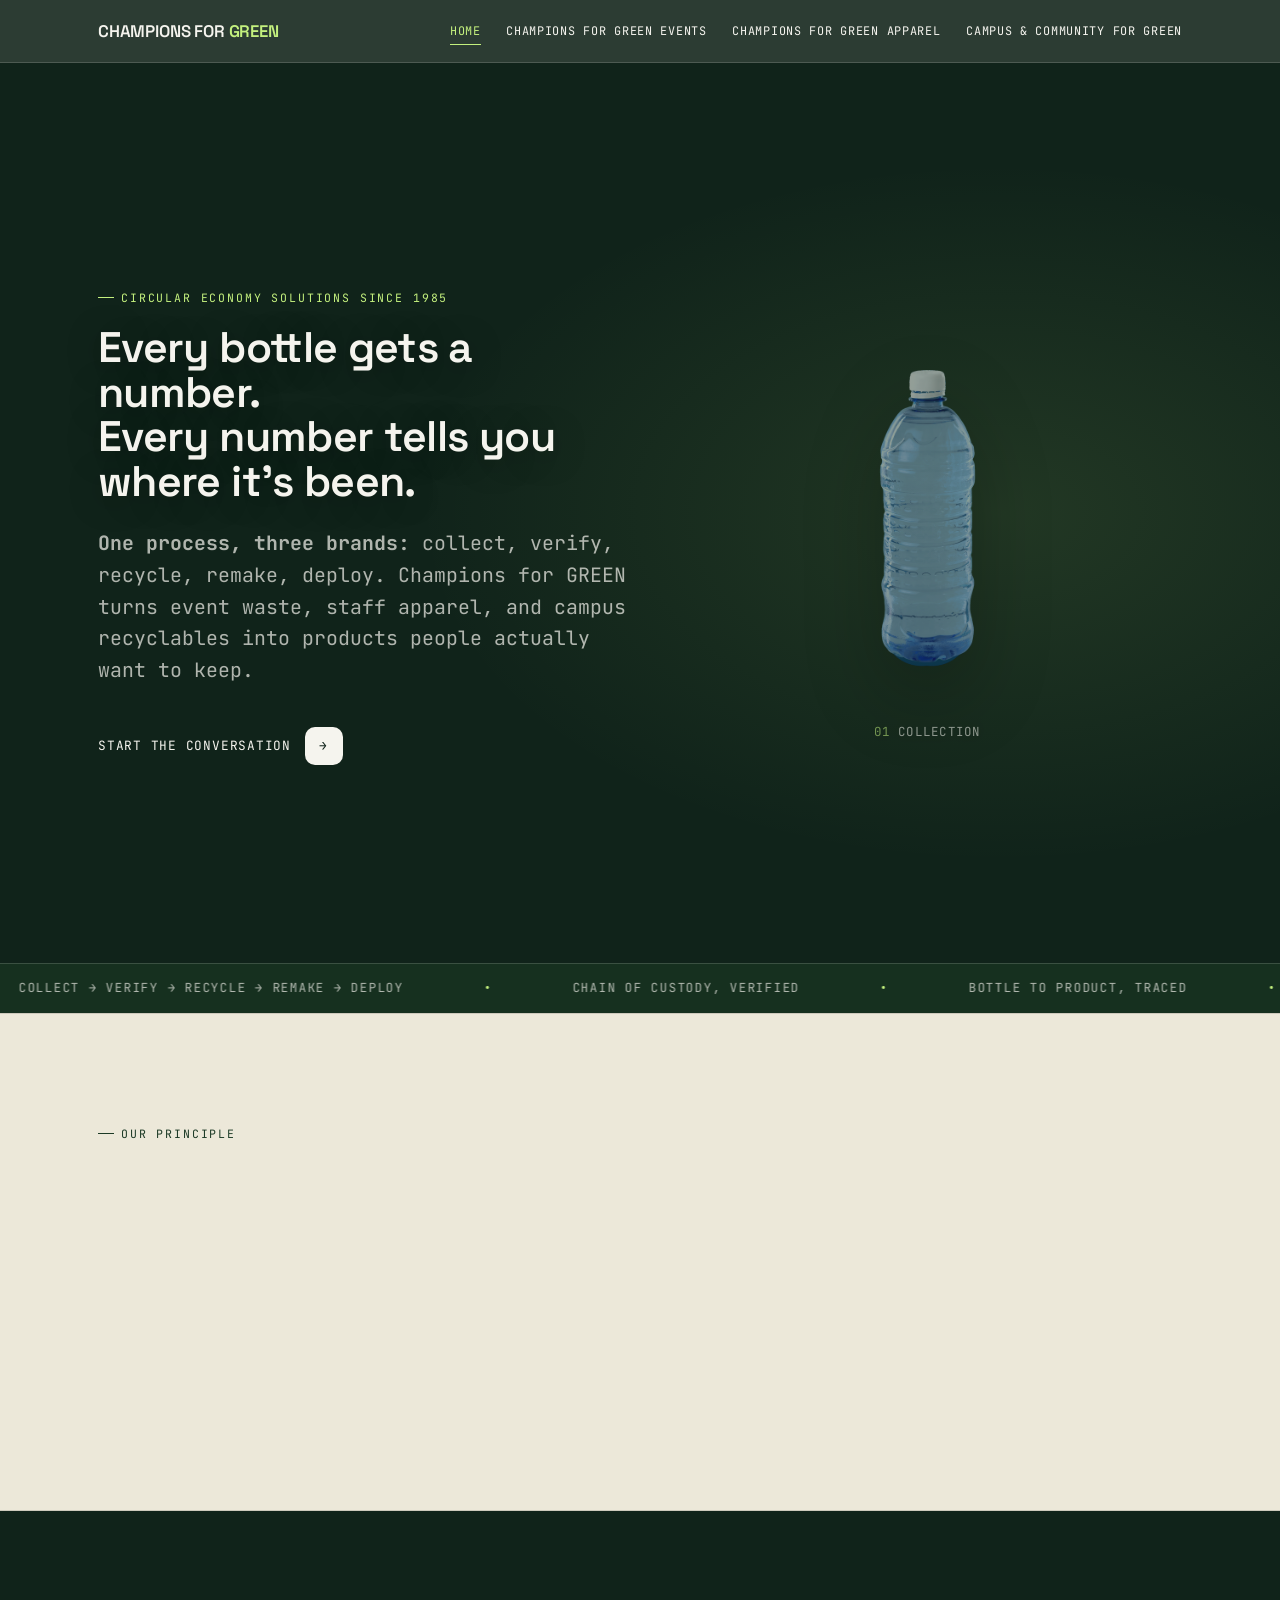
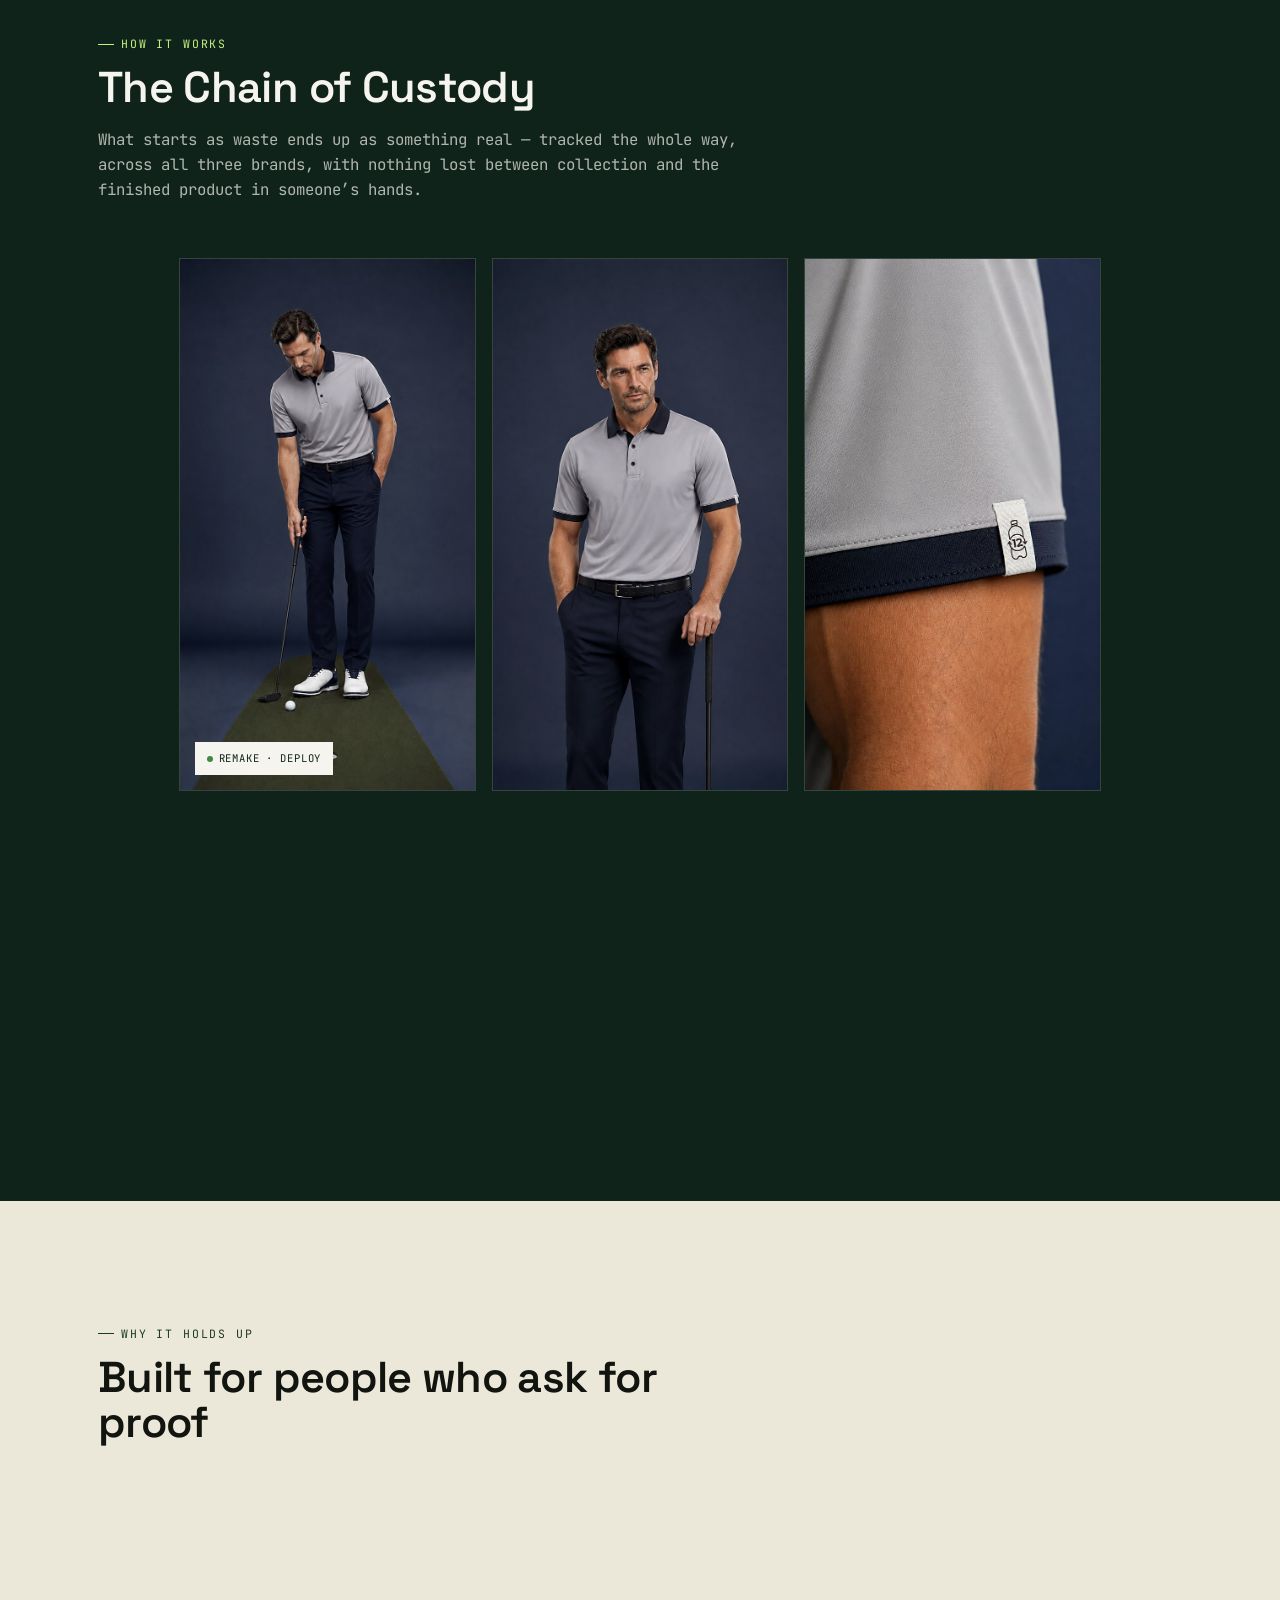
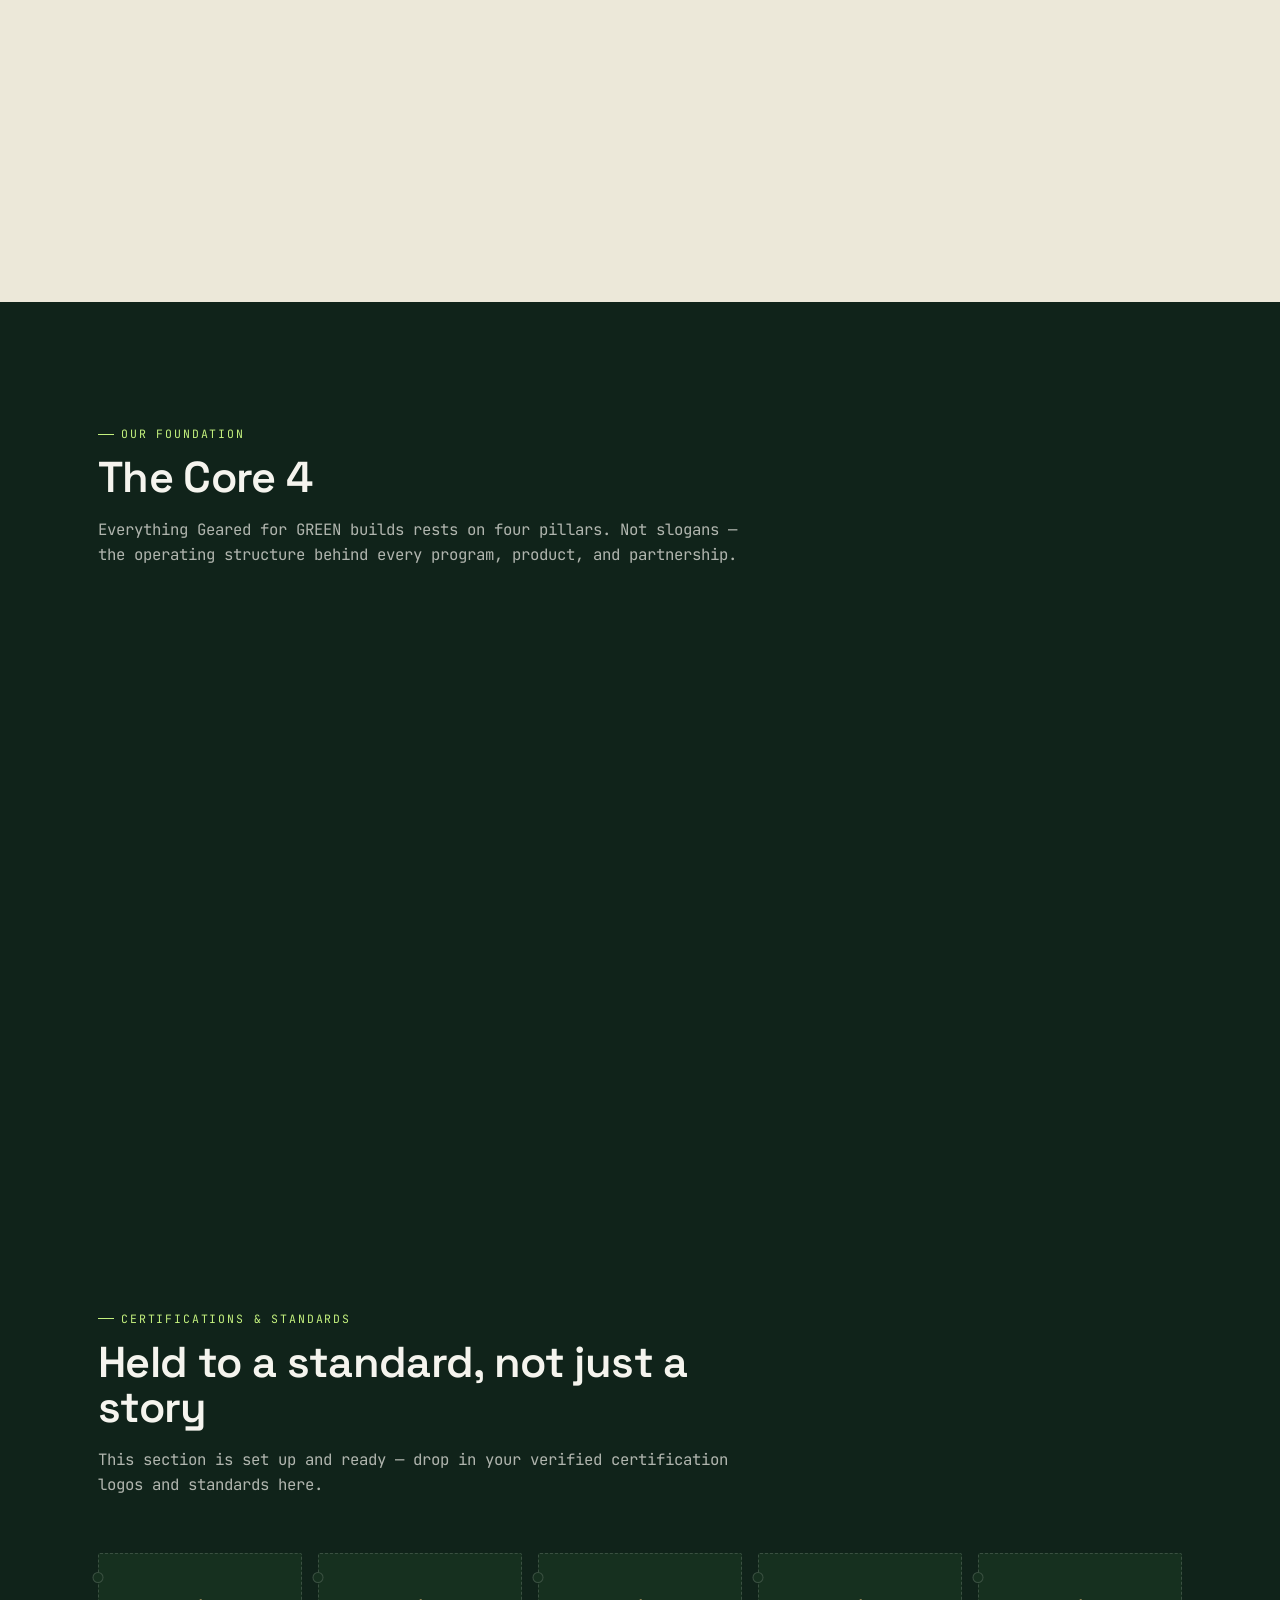
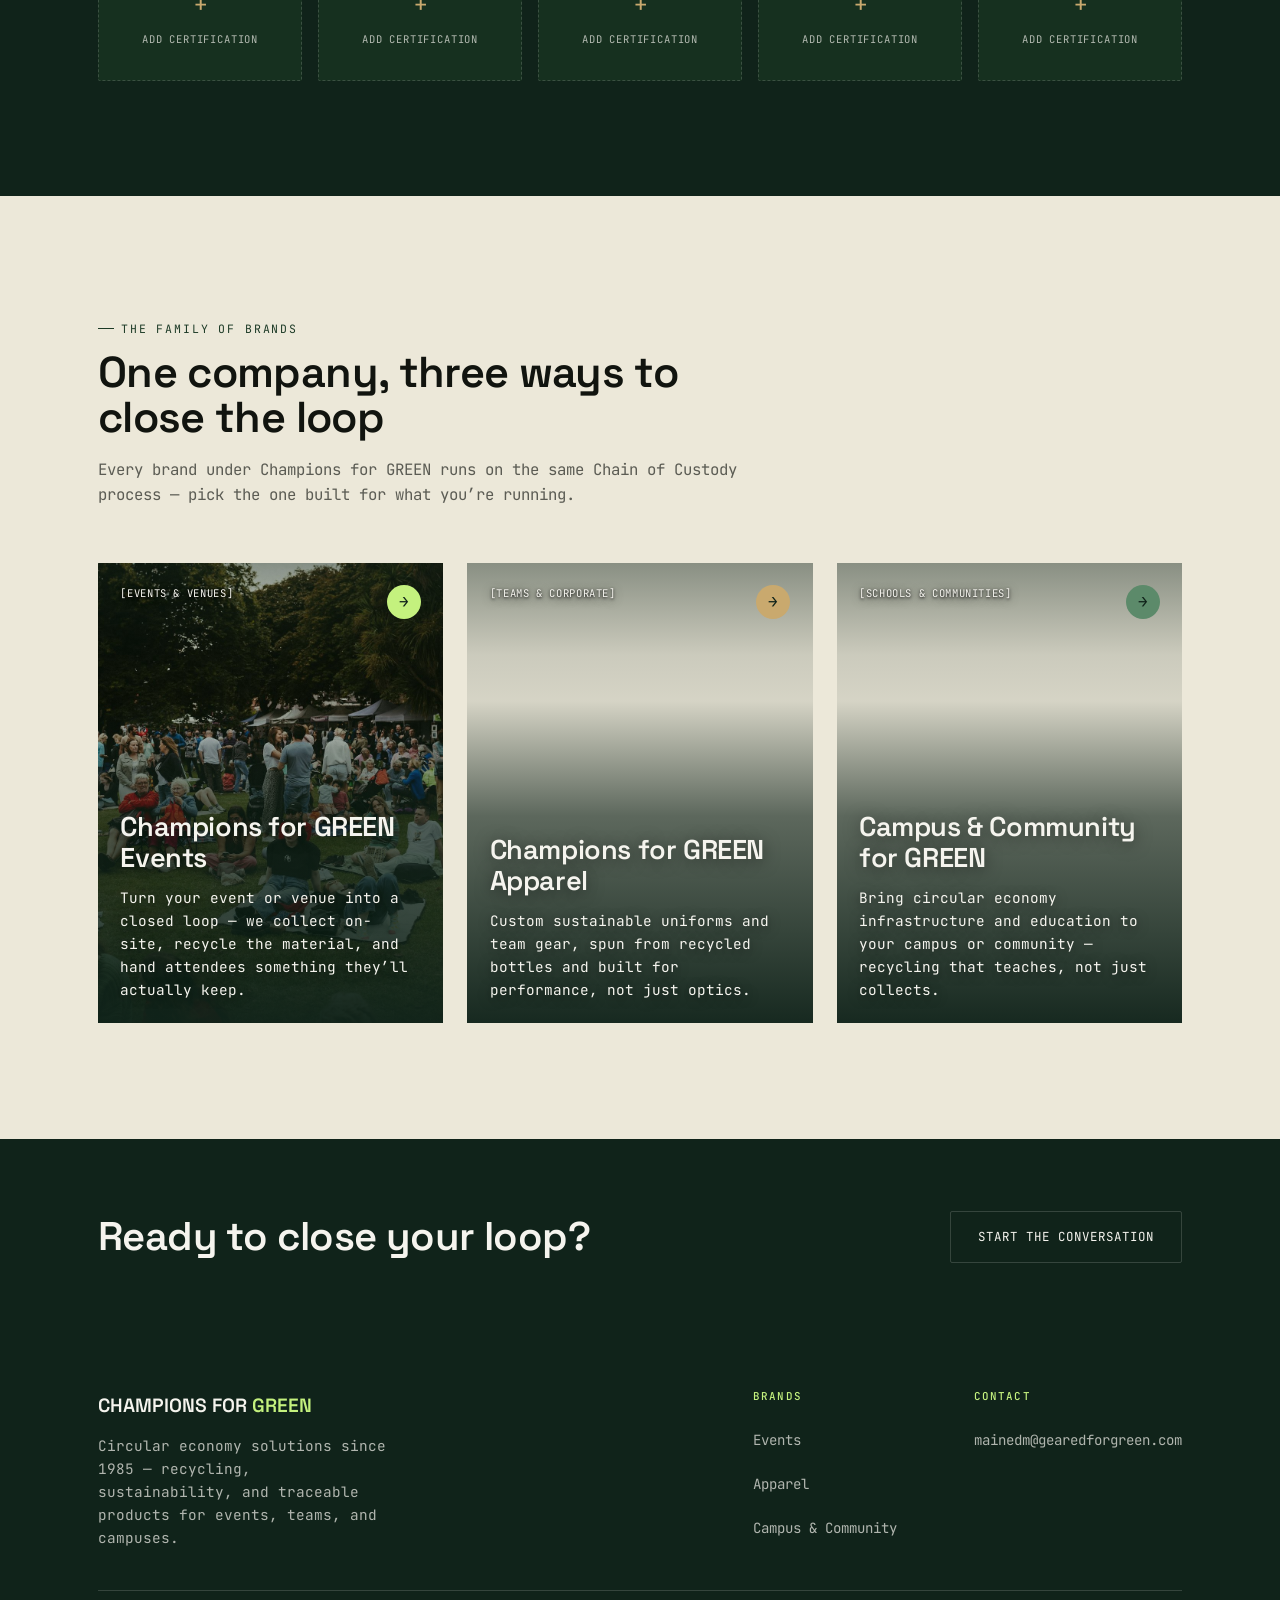
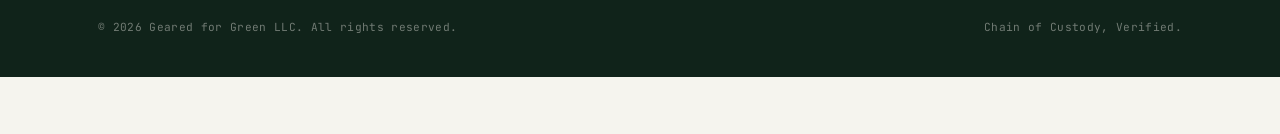
<file: index.html>
<!doctype html>
<html lang="en">
<head>
<meta charset="UTF-8" />
<meta http-equiv="refresh" content="0; url=home.html" />
<link rel="canonical" href="home.html" />
<title>Champions for GREEN</title>
</head>
<body>
<p>Redirecting to <a href="home.html">home.html</a>&hellip;</p>
</body>
</html>
</file>
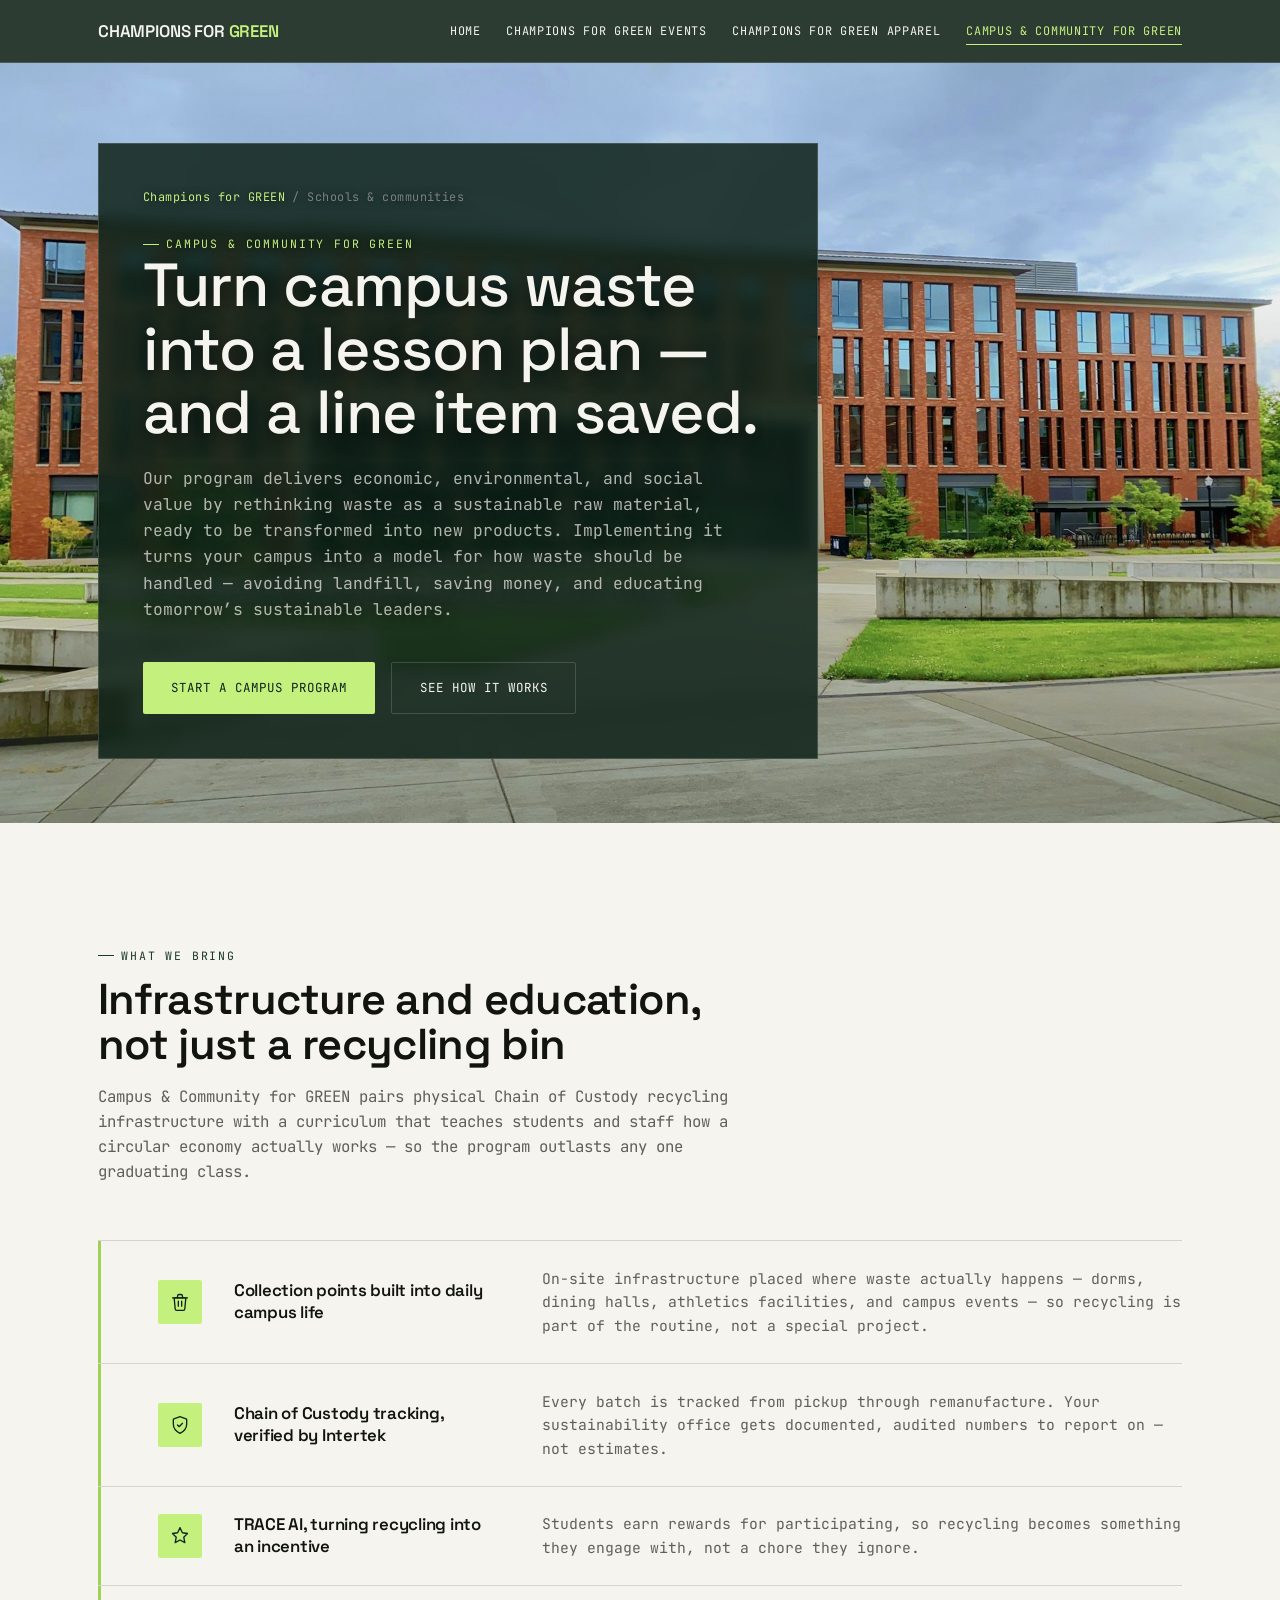
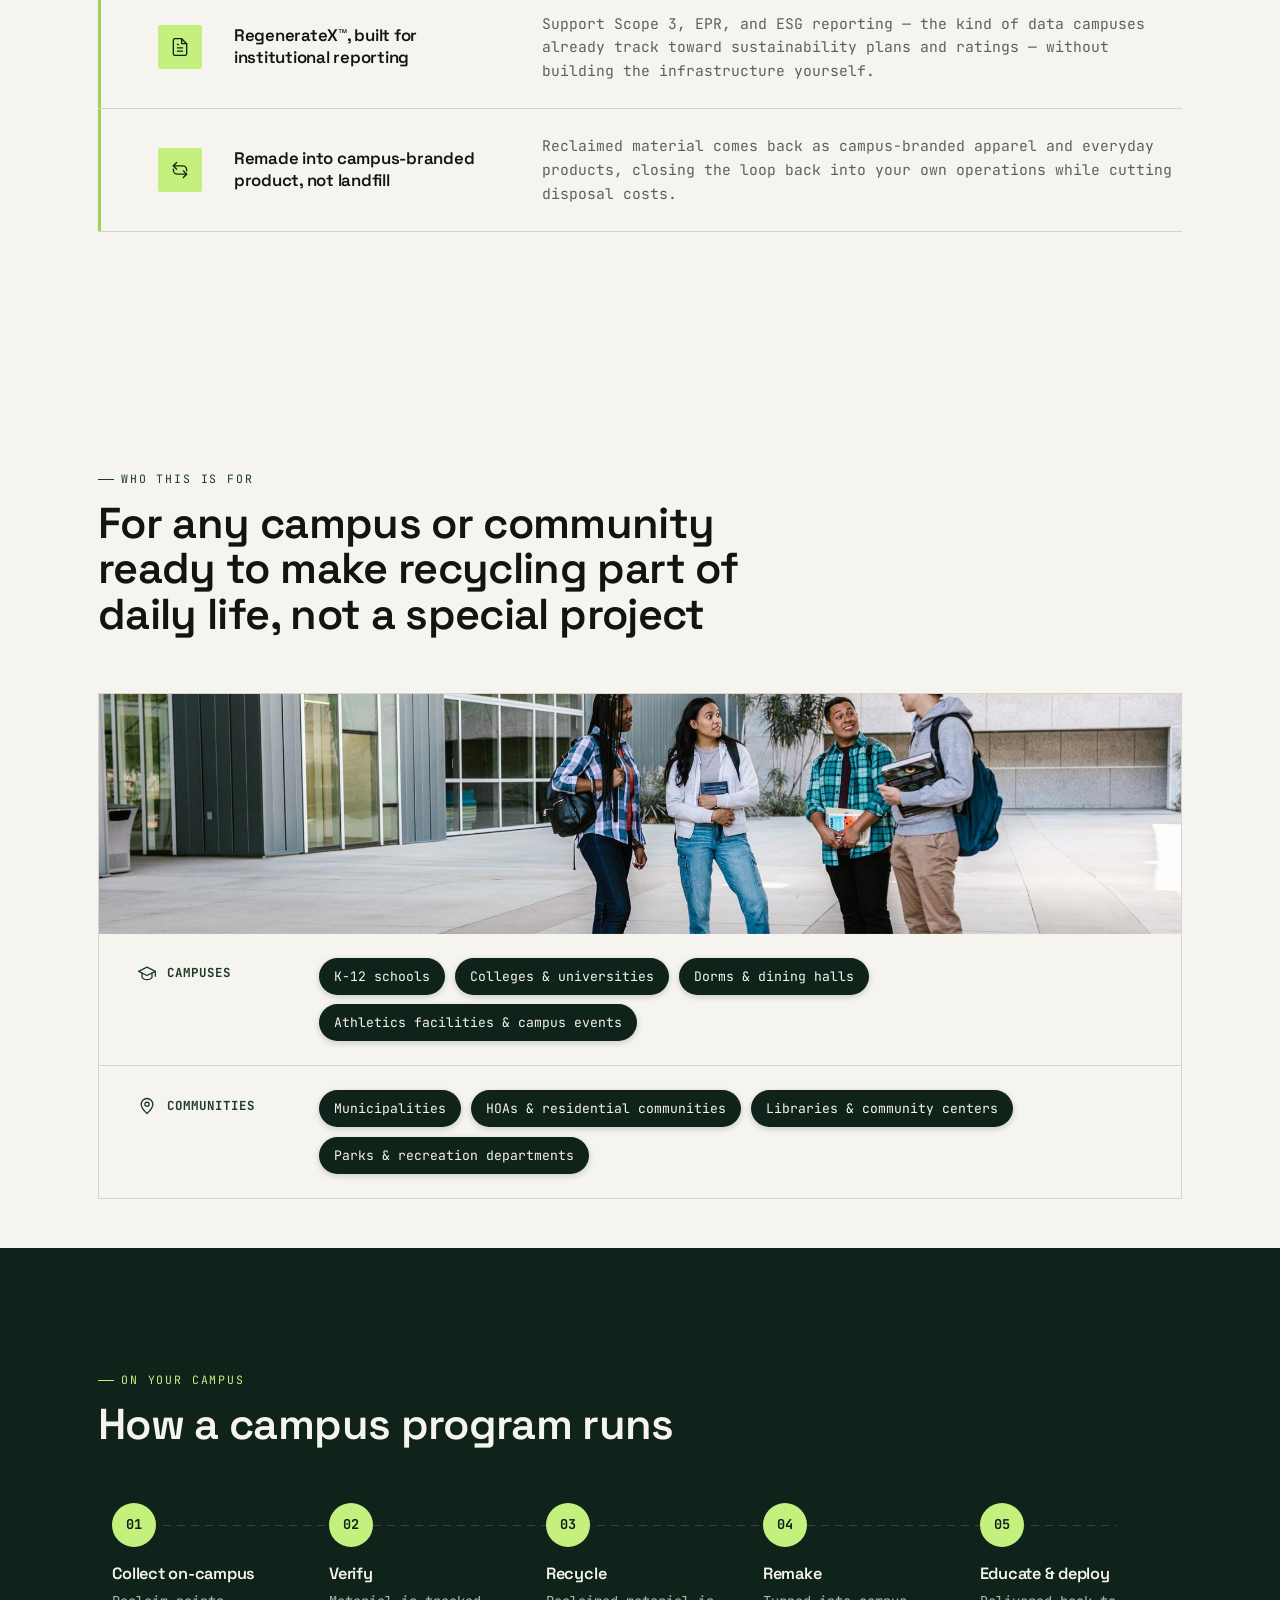
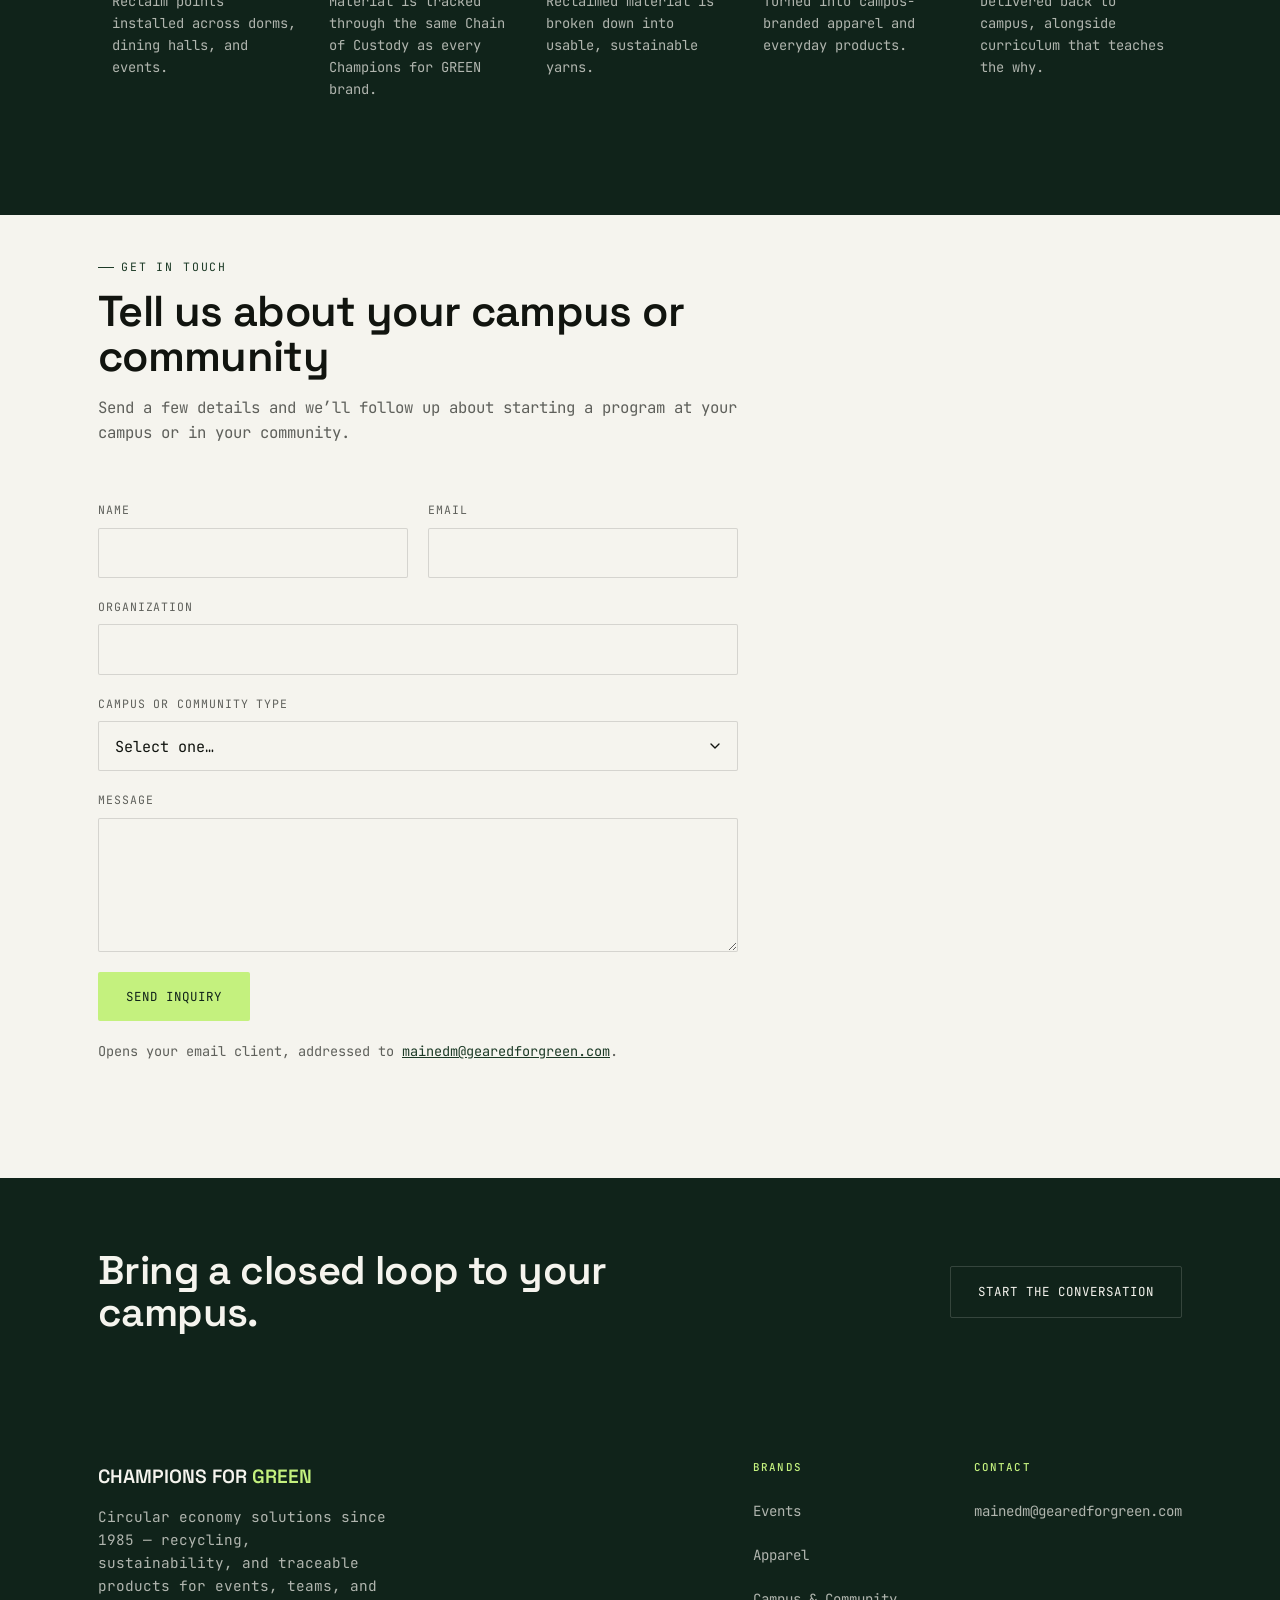
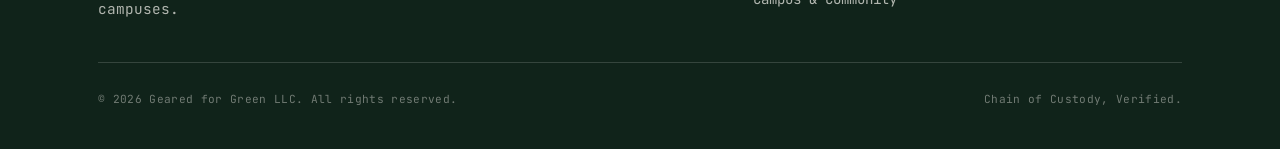
<file: campus.html>
<!doctype html>
<html lang="en">
<head>
<meta charset="UTF-8" />
<meta name="viewport" content="width=device-width, initial-scale=1.0" />
<title>Campus & Community for GREEN | Champions for GREEN</title>
<meta name="description" content="Campus & Community for GREEN brings 35+ years of recycling and circular economy expertise to school campuses and communities." />
<link rel="preconnect" href="https://fonts.googleapis.com">
<link rel="preconnect" href="https://fonts.gstatic.com" crossorigin>
<link href="https://fonts.googleapis.com/css2?family=Space+Grotesk:wght@500;600;700&family=JetBrains+Mono:wght@400;500;600&display=swap" rel="stylesheet">
<link rel="stylesheet" href="css/styles.css?v=117" />
</head>
<body>

<nav class="nav">
  <div class="nav__inner">
    <a href="home.html" class="nav__mark">CHAMPIONS FOR <span>GREEN</span></a>
    <button class="nav__toggle" aria-label="Toggle menu" aria-expanded="false"><span></span></button>
    <ul class="nav__links">
      <li><a href="home.html">Home</a></li>
      <li><a href="events.html">Champions for GREEN Events</a></li>
      <li><a href="apparel.html">Champions for GREEN Apparel</a></li>
      <li><a href="campus.html" aria-current="page">Campus &amp; Community for GREEN</a></li>
    </ul>
  </div>
</nav>

<header class="page-hero section--dark" style="background-image: url('images/hero-campus-school.jpg?v=2');">
  <div class="container">
    <div class="page-hero__panel">
      <p class="page-hero__crumb"><a href="home.html">Champions for GREEN</a> / Schools &amp; communities</p>
      <span class="eyebrow">Campus &amp; Community for GREEN</span>
      <h1>Turn campus waste into a lesson plan &mdash; and a line item saved.</h1>
      <p class="page-hero__lede">Our program delivers economic, environmental, and social value by rethinking waste as a sustainable raw material, ready to be transformed into new products. Implementing it turns your campus into a model for how waste should be handled &mdash; avoiding landfill, saving money, and educating tomorrow&rsquo;s sustainable leaders.</p>
      <div class="hero__actions">
        <a href="mailto:mainedm@gearedforgreen.com" class="btn btn--solid">Start a campus program</a>
        <a href="#process" class="btn btn--ghost-dark">See how it works</a>
      </div>
    </div>
  </div>
</header>

<section class="section">
  <div class="container">
    <div class="section__head">
      <span class="eyebrow">What we bring</span>
      <h2>Infrastructure and education, not just a recycling bin</h2>
      <p>Campus & Community for GREEN pairs physical Chain of Custody recycling infrastructure with a curriculum that teaches students and staff how a circular economy actually works &mdash; so the program outlasts any one graduating class.</p>
    </div>
    <div class="feature-list">
      <div class="feature-row reveal">
        <div class="feature-row__icon" aria-hidden="true">
          <svg viewBox="0 0 24 24" fill="none" stroke="currentColor" stroke-width="1.6" stroke-linecap="round" stroke-linejoin="round"><path d="M5 7h14l-1.2 13.1a2 2 0 0 1-2 1.9H8.2a2 2 0 0 1-2-1.9L5 7Z"/><path d="M9 7V5a2 2 0 0 1 2-2h2a2 2 0 0 1 2 2v2"/><path d="M3 7h18"/><path d="M10 11v6M14 11v6"/></svg>
        </div>
        <div class="feature-row__body">
          <h3>Collection points built into daily campus life</h3>
          <p>On-site infrastructure placed where waste actually happens &mdash; dorms, dining halls, athletics facilities, and campus events &mdash; so recycling is part of the routine, not a special project.</p>
        </div>
      </div>
      <div class="feature-row reveal">
        <div class="feature-row__icon" aria-hidden="true">
          <svg viewBox="0 0 24 24" fill="none" stroke="currentColor" stroke-width="1.6" stroke-linecap="round" stroke-linejoin="round"><path d="M12 2 4 5v6c0 5 3.4 8.6 8 11 4.6-2.4 8-6 8-11V5l-8-3Z"/><path d="m9 12 2 2 4-4"/></svg>
        </div>
        <div class="feature-row__body">
          <h3>Chain of Custody tracking, verified by Intertek</h3>
          <p>Every batch is tracked from pickup through remanufacture. Your sustainability office gets documented, audited numbers to report on &mdash; not estimates.</p>
        </div>
      </div>
      <div class="feature-row reveal">
        <div class="feature-row__icon" aria-hidden="true">
          <svg viewBox="0 0 24 24" fill="none" stroke="currentColor" stroke-width="1.6" stroke-linecap="round" stroke-linejoin="round"><path d="M12 2l2.9 6.1L21 9l-4.5 4.4L17.8 20 12 16.8 6.2 20l1.3-6.6L3 9l6.1-.9L12 2Z"/></svg>
        </div>
        <div class="feature-row__body">
          <h3>TRACE AI, turning recycling into an incentive</h3>
          <p>Students earn rewards for participating, so recycling becomes something they engage with, not a chore they ignore.</p>
        </div>
      </div>
      <div class="feature-row reveal">
        <div class="feature-row__icon" aria-hidden="true">
          <svg viewBox="0 0 24 24" fill="none" stroke="currentColor" stroke-width="1.6" stroke-linecap="round" stroke-linejoin="round"><path d="M14 2H6a2 2 0 0 0-2 2v16a2 2 0 0 0 2 2h12a2 2 0 0 0 2-2V8Z"/><path d="M14 2v6h6"/><path d="M9 13h6M9 17h6M9 9h1"/></svg>
        </div>
        <div class="feature-row__body">
          <h3>RegenerateX&trade;, built for institutional reporting</h3>
          <p>Support Scope 3, EPR, and ESG reporting &mdash; the kind of data campuses already track toward sustainability plans and ratings &mdash; without building the infrastructure yourself.</p>
        </div>
      </div>
      <div class="feature-row reveal">
        <div class="feature-row__icon" aria-hidden="true">
          <svg viewBox="0 0 24 24" fill="none" stroke="currentColor" stroke-width="1.6" stroke-linecap="round" stroke-linejoin="round"><path d="M8 3 4 7l4 4"/><path d="M4 7h11a5 5 0 0 1 5 5v1"/><path d="m16 21 4-4-4-4"/><path d="M20 17H9a5 5 0 0 1-5-5v-1"/></svg>
        </div>
        <div class="feature-row__body">
          <h3>Remade into campus-branded product, not landfill</h3>
          <p>Reclaimed material comes back as campus-branded apparel and everyday products, closing the loop back into your own operations while cutting disposal costs.</p>
        </div>
      </div>
    </div>
  </div>
</section>

<section class="section" style="padding-bottom: clamp(1.2rem, 2.7vw, 2.25rem);">
  <div class="container">
    <div class="section__head">
      <span class="eyebrow">Who this is for</span>
      <h2>For any campus or community ready to make recycling part of daily life, not a special project</h2>
    </div>
    <div class="audience-panel reveal">
      <div class="audience-panel__photo">
        <img src="images/hero-campus-students.jpg" alt="Group of college students with backpacks talking outside a modern campus building" width="1920" height="1280" loading="lazy" />
      </div>
      <div class="audience-panel__rows">
        <div class="audience-panel__row">
          <div class="audience-panel__label">
            <svg viewBox="0 0 24 24" fill="none" stroke="currentColor" stroke-width="1.6" stroke-linecap="round" stroke-linejoin="round"><path d="M22 10 12 5 2 10l10 5 10-5Z"/><path d="M6 12v5c0 1 2.5 3 6 3s6-2 6-3v-5"/><path d="M22 10v6"/></svg>
            <span>Campuses</span>
          </div>
          <ul class="audience-panel__tags">
            <li>K-12 schools</li>
            <li>Colleges &amp; universities</li>
            <li>Dorms &amp; dining halls</li>
            <li>Athletics facilities &amp; campus events</li>
          </ul>
        </div>
        <div class="audience-panel__row">
          <div class="audience-panel__label">
            <svg viewBox="0 0 24 24" fill="none" stroke="currentColor" stroke-width="1.6" stroke-linecap="round" stroke-linejoin="round"><path d="M12 21s7-6.1 7-11a7 7 0 1 0-14 0c0 4.9 7 11 7 11Z"/><circle cx="12" cy="10" r="2.5"/></svg>
            <span>Communities</span>
          </div>
          <ul class="audience-panel__tags">
            <li>Municipalities</li>
            <li>HOAs &amp; residential communities</li>
            <li>Libraries &amp; community centers</li>
            <li>Parks &amp; recreation departments</li>
          </ul>
        </div>
      </div>
    </div>
  </div>
</section>

<section class="section--dark section" id="process">
  <div class="container">
    <div class="section__head">
      <span class="eyebrow">On your campus</span>
      <h2>How a campus program runs</h2>
    </div>
    <div class="chain">
      <div class="chain__row">
        <div class="chain__step">
          <div class="chain__node">01</div>
          <h3>Collect on-campus</h3>
          <p>Reclaim points installed across dorms, dining halls, and events.</p>
        </div>
        <div class="chain__step">
          <div class="chain__node">02</div>
          <h3>Verify</h3>
          <p>Material is tracked through the same Chain of Custody as every Champions for GREEN brand.</p>
        </div>
        <div class="chain__step">
          <div class="chain__node">03</div>
          <h3>Recycle</h3>
          <p>Reclaimed material is broken down into usable, sustainable yarns.</p>
        </div>
        <div class="chain__step">
          <div class="chain__node">04</div>
          <h3>Remake</h3>
          <p>Turned into campus-branded apparel and everyday products.</p>
        </div>
        <div class="chain__step">
          <div class="chain__node">05</div>
          <h3>Educate &amp; deploy</h3>
          <p>Delivered back to campus, alongside curriculum that teaches the why.</p>
        </div>
      </div>
    </div>
  </div>
</section>

<section class="section" id="contact" style="padding-top: clamp(1.2rem, 2.7vw, 2.25rem);">
  <div class="container">
    <div class="section__head">
      <span class="eyebrow">Get in touch</span>
      <h2>Tell us about your campus or community</h2>
      <p>Send a few details and we&rsquo;ll follow up about starting a program at your campus or in your community.</p>
    </div>
    <form class="contact-form" id="campus-contact-form">
      <div class="contact-form__row">
        <label class="contact-form__field">
          <span>Name</span>
          <input type="text" name="name" required />
        </label>
        <label class="contact-form__field">
          <span>Email</span>
          <input type="email" name="email" required />
        </label>
      </div>
      <label class="contact-form__field">
        <span>Organization</span>
        <input type="text" name="organization" />
      </label>
      <label class="contact-form__field">
        <span>Campus or community type</span>
        <select name="type" required>
          <option value="" disabled selected>Select one&hellip;</option>
          <option>K-12 school</option>
          <option>Higher ed institution</option>
          <option>Municipality</option>
          <option>Community organization</option>
          <option>Other</option>
        </select>
      </label>
      <label class="contact-form__field">
        <span>Message</span>
        <textarea name="message" rows="5" required></textarea>
      </label>
      <div class="contact-form__actions">
        <button type="submit" class="btn btn--solid">Send inquiry</button>
        <p class="contact-form__note">Opens your email client, addressed to <a href="mailto:mainedm@gearedforgreen.com">mainedm@gearedforgreen.com</a>.</p>
      </div>
    </form>
  </div>
</section>

<section class="section--dark section--tight">
  <div class="container cta-band">
    <h2>Bring a closed loop to your campus.</h2>
    <a href="mailto:mainedm@gearedforgreen.com" class="btn btn--ghost-light">Start the conversation</a>
  </div>
</section>

<footer class="section--dark footer">
  <div class="container">
    <div class="footer__top">
      <div>
        <div class="footer__mark">CHAMPIONS FOR <span>GREEN</span></div>
        <p class="footer__tagline">Circular economy solutions since 1985 — recycling, sustainability, and traceable products for events, teams, and campuses.</p>
      </div>
      <div class="footer__cols">
        <div class="footer__col">
          <h4>Brands</h4>
          <a href="events.html">Events</a>
          <a href="apparel.html">Apparel</a>
          <a href="campus.html">Campus &amp; Community</a>
        </div>
        <div class="footer__col">
          <h4>Contact</h4>
          <a href="mailto:mainedm@gearedforgreen.com">mainedm@gearedforgreen.com</a>
        </div>
      </div>
    </div>
    <div class="footer__bottom">
      <span>&copy; <span data-year></span> Geared for Green LLC. All rights reserved.</span>
      <span>Chain of Custody, Verified.</span>
    </div>
  </div>
</footer>

<script src="js/main.js"></script>
</body>
</html>
</file>
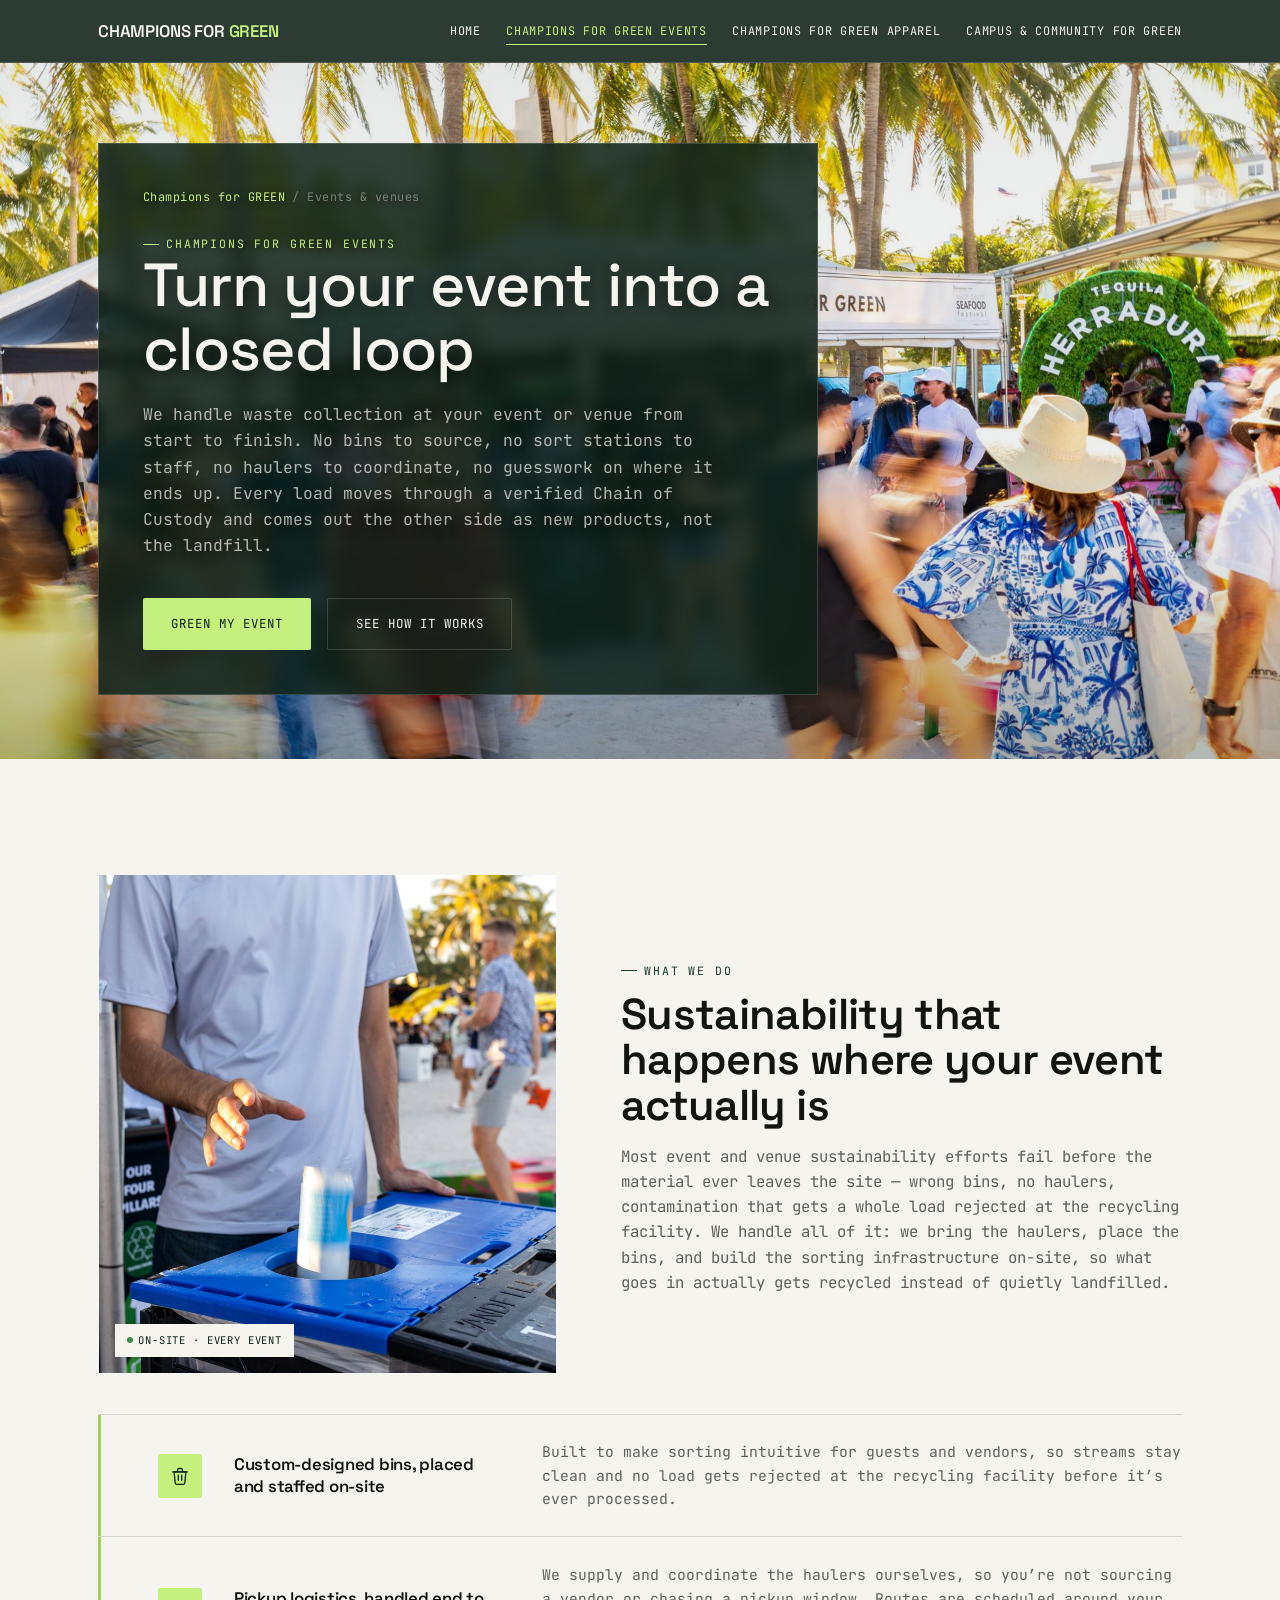
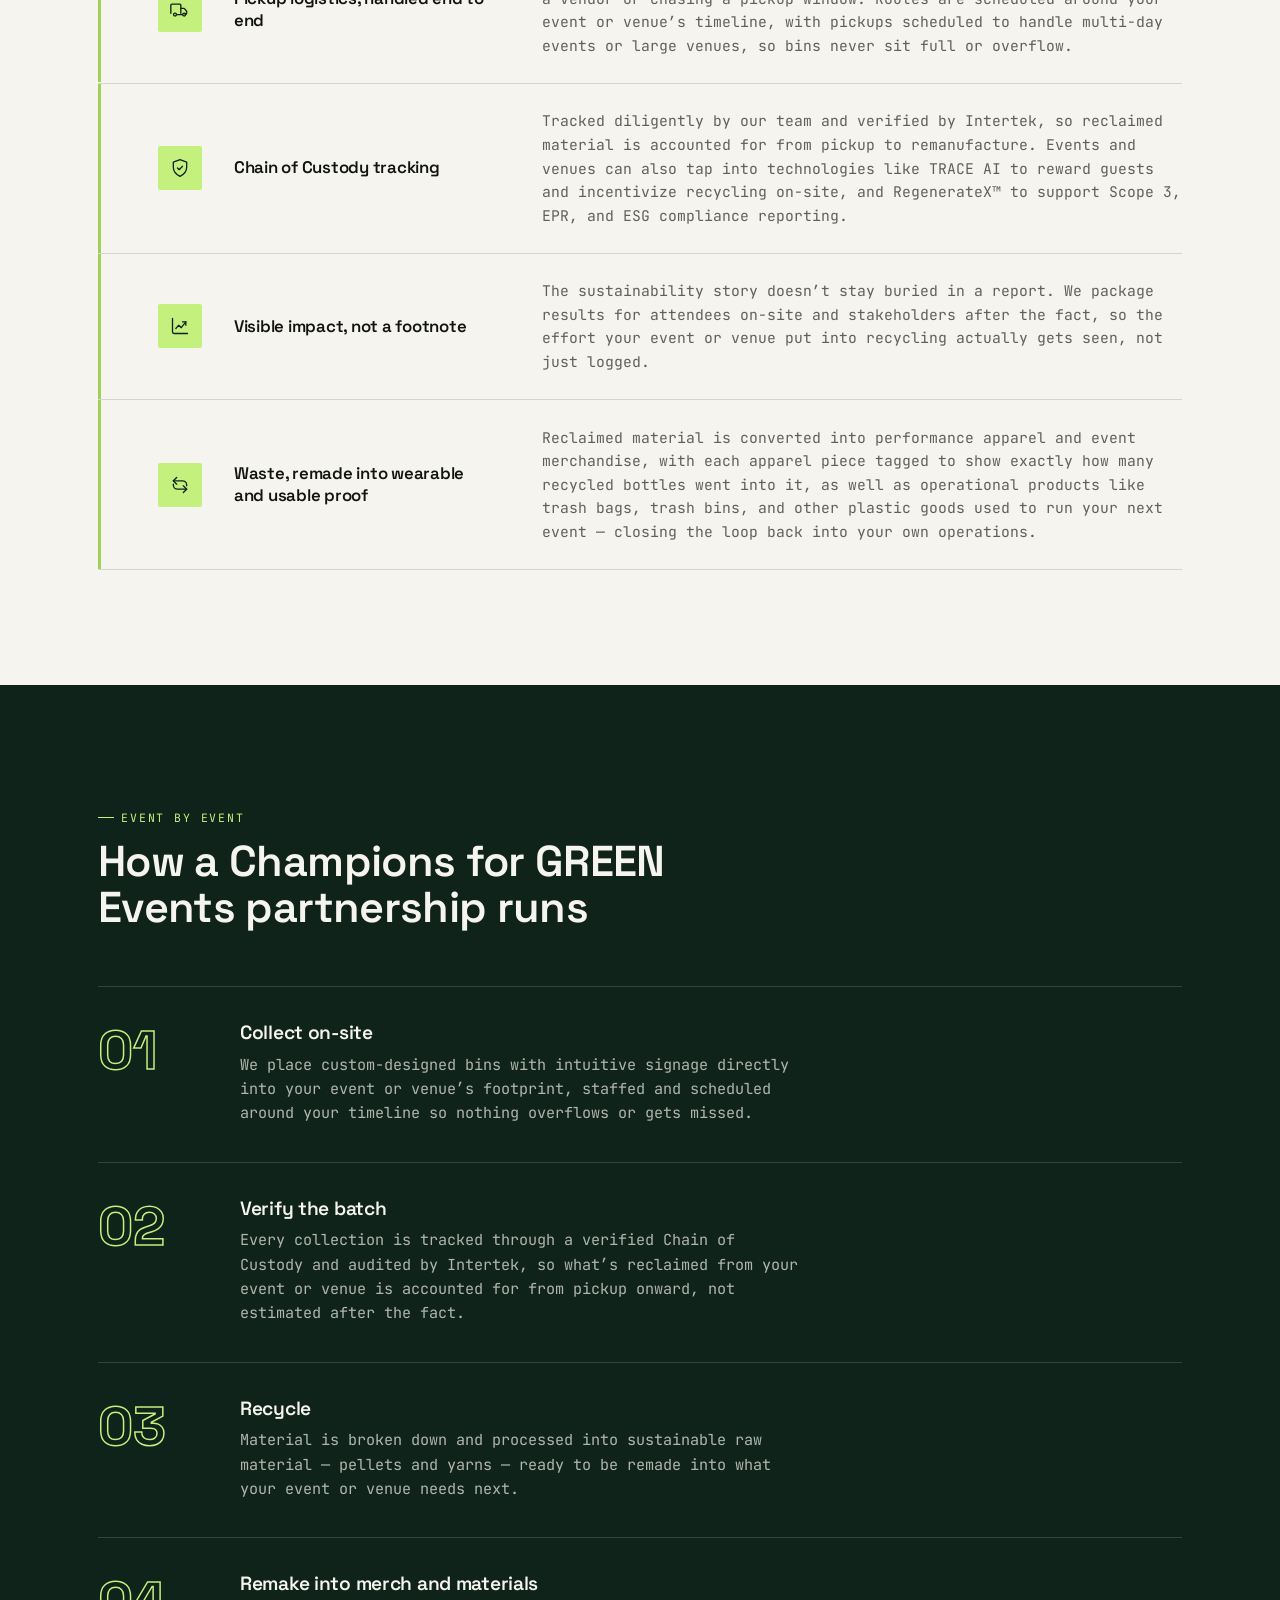
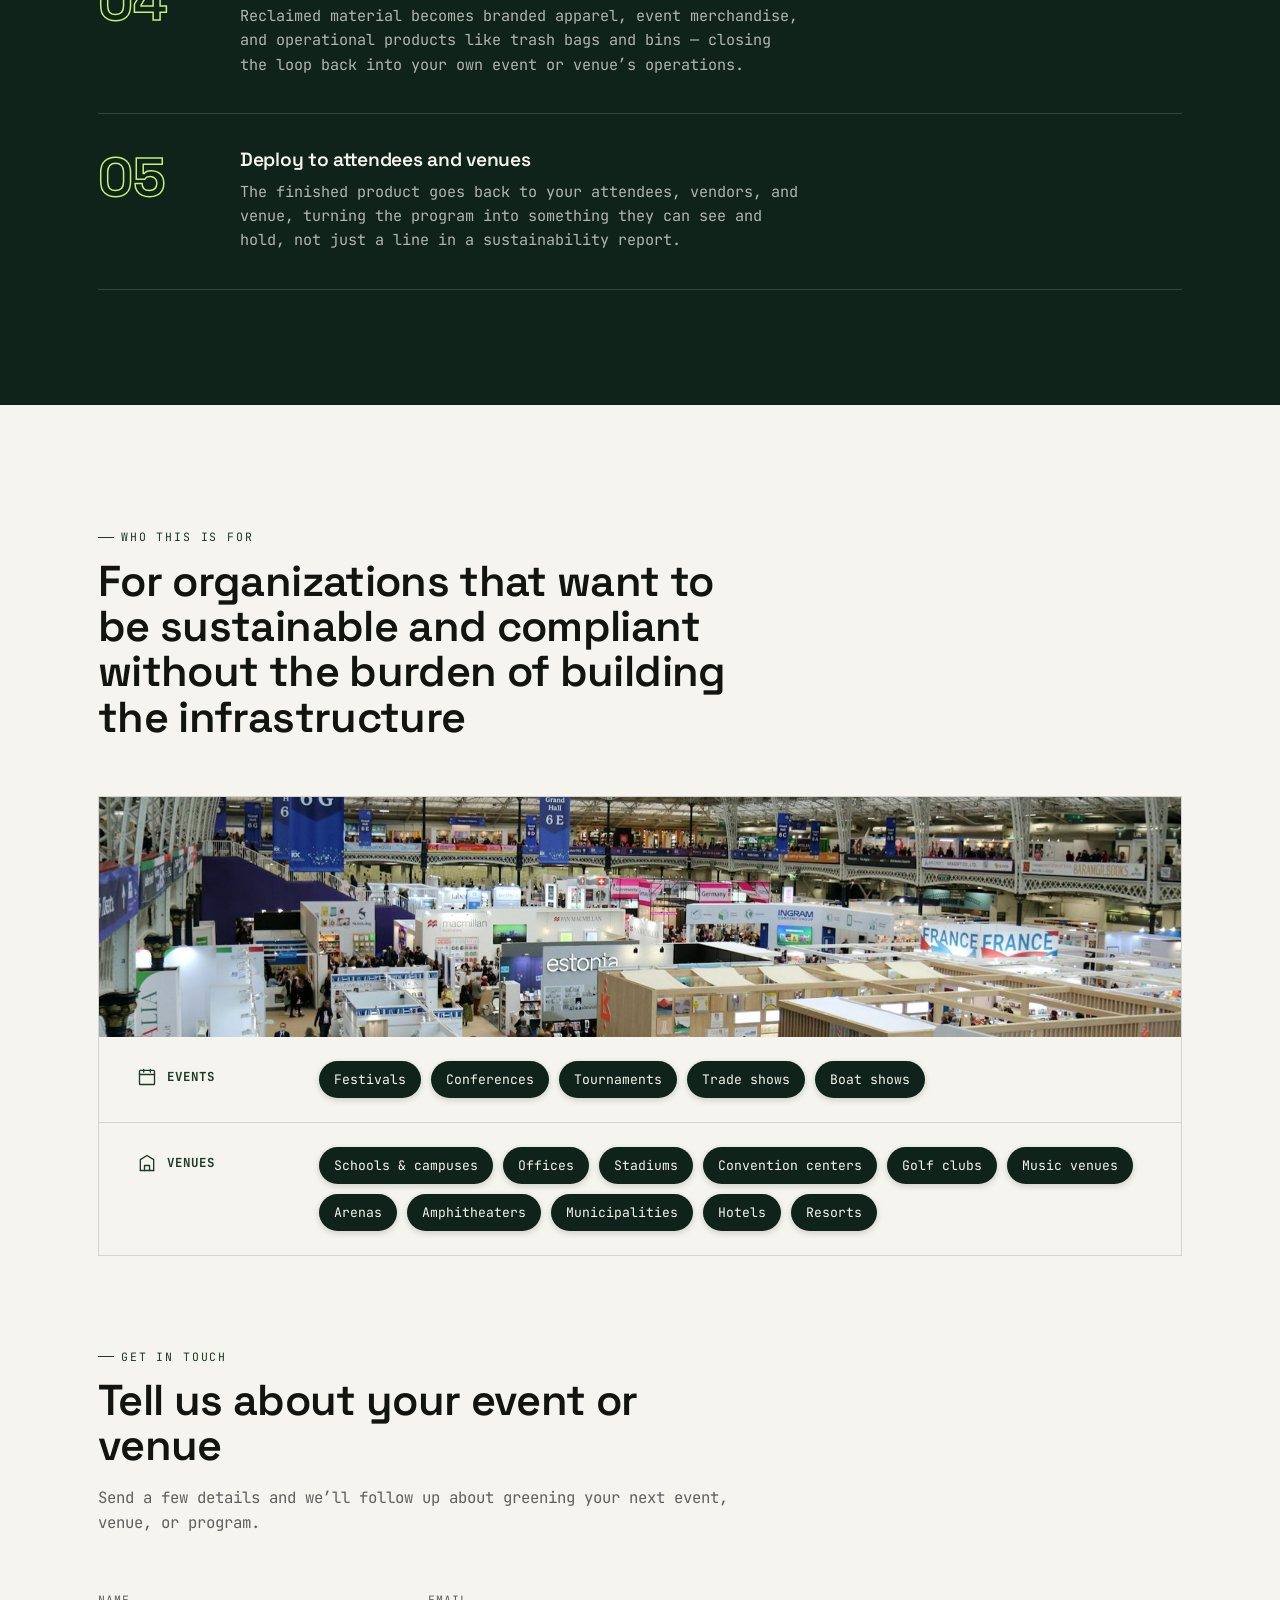
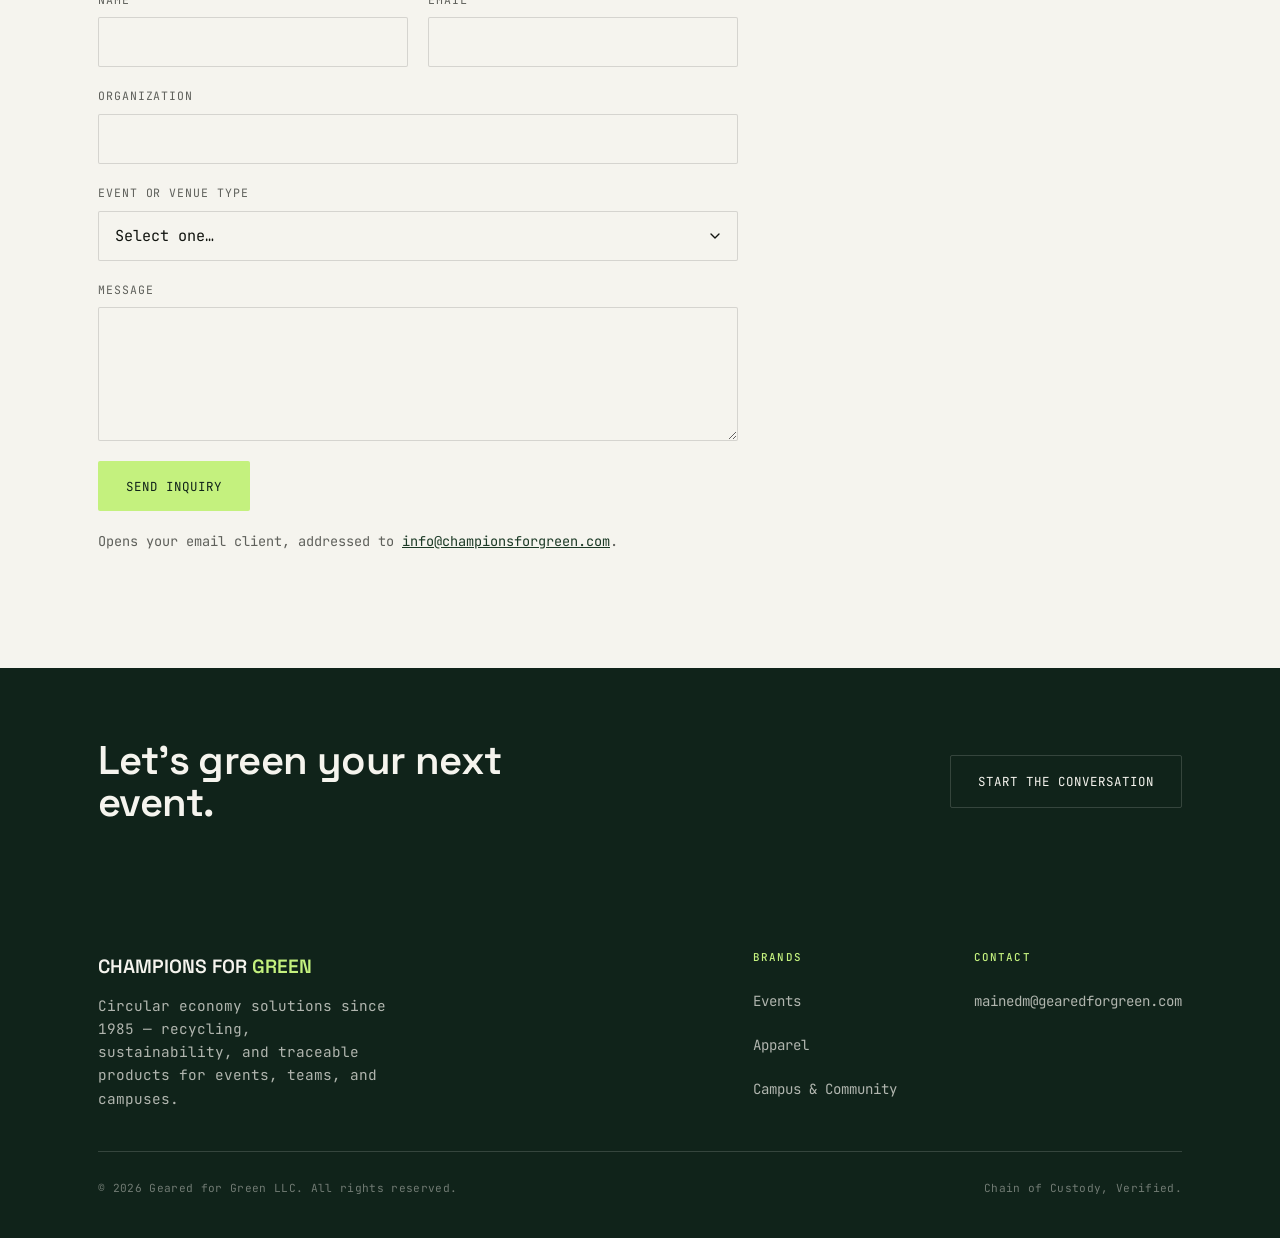
<file: events.html>
<!doctype html>
<html lang="en">
<head>
<meta charset="UTF-8" />
<meta name="viewport" content="width=device-width, initial-scale=1.0" />
<title>Champions for GREEN Events</title>
<meta name="description" content="Champions for GREEN Events partners with event organizers and venues nationwide to reduce waste, recycle on-site materials into apparel, and educate attendees." />
<link rel="preconnect" href="https://fonts.googleapis.com">
<link rel="preconnect" href="https://fonts.gstatic.com" crossorigin>
<link href="https://fonts.googleapis.com/css2?family=Space+Grotesk:wght@500;600;700&family=JetBrains+Mono:wght@400;500;600&display=swap" rel="stylesheet">
<link rel="stylesheet" href="css/styles.css?v=117" />
</head>
<body>

<nav class="nav">
  <div class="nav__inner">
    <a href="home.html" class="nav__mark">CHAMPIONS FOR <span>GREEN</span></a>
    <button class="nav__toggle" aria-label="Toggle menu" aria-expanded="false"><span></span></button>
    <ul class="nav__links">
      <li><a href="home.html">Home</a></li>
      <li><a href="events.html" aria-current="page">Champions for GREEN Events</a></li>
      <li><a href="apparel.html">Champions for GREEN Apparel</a></li>
      <li><a href="campus.html">Campus &amp; Community for GREEN</a></li>
    </ul>
  </div>
</nav>

<header class="page-hero section--dark" style="background-image: url('images/hero-events-boothcrowd.jpg');">
  <div class="container">
    <div class="page-hero__panel">
      <p class="page-hero__crumb"><a href="home.html">Champions for GREEN</a> / Events &amp; venues</p>
      <span class="eyebrow">Champions for GREEN Events</span>
      <h1>Turn your event into a closed loop</h1>
      <p class="page-hero__lede">We handle waste collection at your event or venue from start to finish. No bins to source, no sort stations to staff, no haulers to coordinate, no guesswork on where it ends up. Every load moves through a verified Chain of Custody and comes out the other side as new products, not the landfill.</p>
      <div class="hero__actions">
        <a href="#contact" class="btn btn--solid">Green my event</a>
        <a href="#process" class="btn btn--ghost-dark">See how it works</a>
      </div>
    </div>
  </div>
</header>

<section class="section">
  <div class="container split" style="align-items: center;">
    <div class="photo-frame" style="height: clamp(320px, 39vw, 500px);">
      <img src="images/events-recycling-toss.jpg" alt="Attendee tossing a bottle into a blue recycling bin at an outdoor event" width="1400" height="933" loading="lazy" />
      <span class="photo-frame__tag">On-site &middot; Every event</span>
    </div>
    <div class="section__head" style="margin-bottom: 0;">
      <span class="eyebrow">What we do</span>
      <h2>Sustainability that happens where your event actually is</h2>
      <p>Most event and venue sustainability efforts fail before the material ever leaves the site &mdash; wrong bins, no haulers, contamination that gets a whole load rejected at the recycling facility. We handle all of it: we bring the haulers, place the bins, and build the sorting infrastructure on-site, so what goes in actually gets recycled instead of quietly landfilled.</p>
    </div>
  </div>
  <div class="container">
    <div class="feature-list">
      <div class="feature-row reveal">
        <div class="feature-row__icon" aria-hidden="true">
          <svg viewBox="0 0 24 24" fill="none" stroke="currentColor" stroke-width="1.6" stroke-linecap="round" stroke-linejoin="round"><path d="M5 7h14l-1.2 13.1a2 2 0 0 1-2 1.9H8.2a2 2 0 0 1-2-1.9L5 7Z"/><path d="M9 7V5a2 2 0 0 1 2-2h2a2 2 0 0 1 2 2v2"/><path d="M3 7h18"/><path d="M10 11v6M14 11v6"/></svg>
        </div>
        <div class="feature-row__body">
          <h3>Custom-designed bins, placed and staffed on-site</h3>
          <p>Built to make sorting intuitive for guests and vendors, so streams stay clean and no load gets rejected at the recycling facility before it&rsquo;s ever processed.</p>
        </div>
      </div>
      <div class="feature-row reveal">
        <div class="feature-row__icon" aria-hidden="true">
          <svg viewBox="0 0 24 24" fill="none" stroke="currentColor" stroke-width="1.6" stroke-linecap="round" stroke-linejoin="round"><path d="M1 16V6a1 1 0 0 1 1-1h10a1 1 0 0 1 1 1v10"/><path d="M13 10h4l3 3.5V16a1 1 0 0 1-1 1h-1"/><circle cx="6" cy="17.5" r="1.8"/><circle cx="17" cy="17.5" r="1.8"/><path d="M8 17.5h7"/></svg>
        </div>
        <div class="feature-row__body">
          <h3>Pickup logistics, handled end to end</h3>
          <p>We supply and coordinate the haulers ourselves, so you&rsquo;re not sourcing a vendor or chasing a pickup window. Routes are scheduled around your event or venue&rsquo;s timeline, with pickups scheduled to handle multi-day events or large venues, so bins never sit full or overflow.</p>
        </div>
      </div>
      <div class="feature-row reveal">
        <div class="feature-row__icon" aria-hidden="true">
          <svg viewBox="0 0 24 24" fill="none" stroke="currentColor" stroke-width="1.6" stroke-linecap="round" stroke-linejoin="round"><path d="M12 2 4 5v6c0 5 3.4 8.6 8 11 4.6-2.4 8-6 8-11V5l-8-3Z"/><path d="m9 12 2 2 4-4"/></svg>
        </div>
        <div class="feature-row__body">
          <h3>Chain of Custody tracking</h3>
          <p>Tracked diligently by our team and verified by Intertek, so reclaimed material is accounted for from pickup to remanufacture. Events and venues can also tap into technologies like TRACE AI to reward guests and incentivize recycling on-site, and RegenerateX&trade; to support Scope 3, EPR, and ESG compliance reporting.</p>
        </div>
      </div>
      <div class="feature-row reveal">
        <div class="feature-row__icon" aria-hidden="true">
          <svg viewBox="0 0 24 24" fill="none" stroke="currentColor" stroke-width="1.6" stroke-linecap="round" stroke-linejoin="round"><path d="M3 3v16a2 2 0 0 0 2 2h16"/><path d="M7 15l3.5-4 3 3L19 7"/><path d="M19 7h-4M19 7v4"/></svg>
        </div>
        <div class="feature-row__body">
          <h3>Visible impact, not a footnote</h3>
          <p>The sustainability story doesn&rsquo;t stay buried in a report. We package results for attendees on-site and stakeholders after the fact, so the effort your event or venue put into recycling actually gets seen, not just logged.</p>
        </div>
      </div>
      <div class="feature-row reveal">
        <div class="feature-row__icon" aria-hidden="true">
          <svg viewBox="0 0 24 24" fill="none" stroke="currentColor" stroke-width="1.6" stroke-linecap="round" stroke-linejoin="round"><path d="M8 3 4 7l4 4"/><path d="M4 7h11a5 5 0 0 1 5 5v1"/><path d="m16 21 4-4-4-4"/><path d="M20 17H9a5 5 0 0 1-5-5v-1"/></svg>
        </div>
        <div class="feature-row__body">
          <h3>Waste, remade into wearable and usable proof</h3>
          <p>Reclaimed material is converted into performance apparel and event merchandise, with each apparel piece tagged to show exactly how many recycled bottles went into it, as well as operational products like trash bags, trash bins, and other plastic goods used to run your next event &mdash; closing the loop back into your own operations.</p>
        </div>
      </div>
    </div>
  </div>
</section>

<section class="section--dark section" id="process">
  <div class="container">
    <div class="section__head">
      <span class="eyebrow">Event by event</span>
      <h2>How a Champions for GREEN Events partnership runs</h2>
    </div>
    <div class="process-timeline">
      <div class="process-timeline__step reveal">
        <div class="process-timeline__num">01</div>
        <div class="process-timeline__body">
          <h3>Collect on-site</h3>
          <p>We place custom-designed bins with intuitive signage directly into your event or venue&rsquo;s footprint, staffed and scheduled around your timeline so nothing overflows or gets missed.</p>
        </div>
      </div>
      <div class="process-timeline__step reveal">
        <div class="process-timeline__num">02</div>
        <div class="process-timeline__body">
          <h3>Verify the batch</h3>
          <p>Every collection is tracked through a verified Chain of Custody and audited by Intertek, so what&rsquo;s reclaimed from your event or venue is accounted for from pickup onward, not estimated after the fact.</p>
        </div>
      </div>
      <div class="process-timeline__step reveal">
        <div class="process-timeline__num">03</div>
        <div class="process-timeline__body">
          <h3>Recycle</h3>
          <p>Material is broken down and processed into sustainable raw material &mdash; pellets and yarns &mdash; ready to be remade into what your event or venue needs next.</p>
        </div>
      </div>
      <div class="process-timeline__step reveal">
        <div class="process-timeline__num">04</div>
        <div class="process-timeline__body">
          <h3>Remake into merch and materials</h3>
          <p>Reclaimed material becomes branded apparel, event merchandise, and operational products like trash bags and bins &mdash; closing the loop back into your own event or venue&rsquo;s operations.</p>
        </div>
      </div>
      <div class="process-timeline__step reveal">
        <div class="process-timeline__num">05</div>
        <div class="process-timeline__body">
          <h3>Deploy to attendees and venues</h3>
          <p>The finished product goes back to your attendees, vendors, and venue, turning the program into something they can see and hold, not just a line in a sustainability report.</p>
        </div>
      </div>
    </div>
  </div>
</section>

<section class="section" style="padding-bottom: clamp(1.2rem, 2.7vw, 2.25rem);">
  <div class="container">
    <div class="section__head">
      <span class="eyebrow">Who this is for</span>
      <h2>For organizations that want to be sustainable and compliant without the burden of building the infrastructure</h2>
    </div>
    <div class="audience-panel reveal">
      <div class="audience-panel__photo">
        <img src="images/events-tradeshow-floor.jpg" alt="Wide elevated view of a large convention floor lined with rows of vendor and exhibitor booths" width="1800" height="1200" loading="lazy" />
      </div>
      <div class="audience-panel__rows">
        <div class="audience-panel__row">
          <div class="audience-panel__label">
            <svg viewBox="0 0 24 24" fill="none" stroke="currentColor" stroke-width="1.6" stroke-linecap="round" stroke-linejoin="round"><rect x="3" y="4" width="18" height="17" rx="1"/><path d="M3 9h18M8 3v3M16 3v3"/></svg>
            <span>Events</span>
          </div>
          <ul class="audience-panel__tags">
            <li>Festivals</li>
            <li>Conferences</li>
            <li>Tournaments</li>
            <li>Trade shows</li>
            <li>Boat shows</li>
          </ul>
        </div>
        <div class="audience-panel__row">
          <div class="audience-panel__label">
            <svg viewBox="0 0 24 24" fill="none" stroke="currentColor" stroke-width="1.6" stroke-linecap="round" stroke-linejoin="round"><path d="M4 21V8l8-5 8 5v13"/><path d="M9 21v-6h6v6"/><path d="M4 21h16"/></svg>
            <span>Venues</span>
          </div>
          <ul class="audience-panel__tags">
            <li>Schools &amp; campuses</li>
            <li>Offices</li>
            <li>Stadiums</li>
            <li>Convention centers</li>
            <li>Golf clubs</li>
            <li>Music venues</li>
            <li>Arenas</li>
            <li>Amphitheaters</li>
            <li>Municipalities</li>
            <li>Hotels</li>
            <li>Resorts</li>
          </ul>
        </div>
      </div>
      </div>
    </div>
  </div>
</section>

<section class="section" id="contact" style="padding-top: clamp(1.2rem, 2.7vw, 2.25rem);">
  <div class="container">
    <div class="section__head">
      <span class="eyebrow">Get in touch</span>
      <h2>Tell us about your event or venue</h2>
      <p>Send a few details and we&rsquo;ll follow up about greening your next event, venue, or program.</p>
    </div>
    <form class="contact-form" id="contact-form">
      <div class="contact-form__row">
        <label class="contact-form__field">
          <span>Name</span>
          <input type="text" name="name" required />
        </label>
        <label class="contact-form__field">
          <span>Email</span>
          <input type="email" name="email" required />
        </label>
      </div>
      <label class="contact-form__field">
        <span>Organization</span>
        <input type="text" name="organization" />
      </label>
      <label class="contact-form__field">
        <span>Event or venue type</span>
        <select name="type" required>
          <option value="" disabled selected>Select one&hellip;</option>
          <optgroup label="Events">
            <option>Festivals</option>
            <option>Conferences</option>
            <option>Tournaments</option>
            <option>Trade shows</option>
            <option>Boat shows</option>
          </optgroup>
          <optgroup label="Venues">
            <option>Schools &amp; campuses</option>
            <option>Offices</option>
            <option>Stadiums</option>
            <option>Convention centers</option>
            <option>Golf clubs</option>
            <option>Music venues</option>
            <option>Arenas</option>
            <option>Amphitheaters</option>
            <option>Municipalities</option>
            <option>Hotels</option>
            <option>Resorts</option>
          </optgroup>
          <option>Other</option>
        </select>
      </label>
      <label class="contact-form__field">
        <span>Message</span>
        <textarea name="message" rows="5" required></textarea>
      </label>
      <div class="contact-form__actions">
        <button type="submit" class="btn btn--solid">Send inquiry</button>
        <p class="contact-form__note">Opens your email client, addressed to <a href="mailto:info@championsforgreen.com">info@championsforgreen.com</a>.</p>
      </div>
    </form>
  </div>
</section>

<section class="section--dark section--tight">
  <div class="container cta-band">
    <h2>Let&rsquo;s green your next event.</h2>
    <a href="mailto:mainedm@gearedforgreen.com" class="btn btn--ghost-light">Start the conversation</a>
  </div>
</section>

<footer class="section--dark footer">
  <div class="container">
    <div class="footer__top">
      <div>
        <div class="footer__mark">CHAMPIONS FOR <span>GREEN</span></div>
        <p class="footer__tagline">Circular economy solutions since 1985 — recycling, sustainability, and traceable products for events, teams, and campuses.</p>
      </div>
      <div class="footer__cols">
        <div class="footer__col">
          <h4>Brands</h4>
          <a href="events.html">Events</a>
          <a href="apparel.html">Apparel</a>
          <a href="campus.html">Campus &amp; Community</a>
        </div>
        <div class="footer__col">
          <h4>Contact</h4>
          <a href="mailto:mainedm@gearedforgreen.com">mainedm@gearedforgreen.com</a>
        </div>
      </div>
    </div>
    <div class="footer__bottom">
      <span>&copy; <span data-year></span> Geared for Green LLC. All rights reserved.</span>
      <span>Chain of Custody, Verified.</span>
    </div>
  </div>
</footer>

<script src="js/main.js"></script>
</body>
</html>
</file>
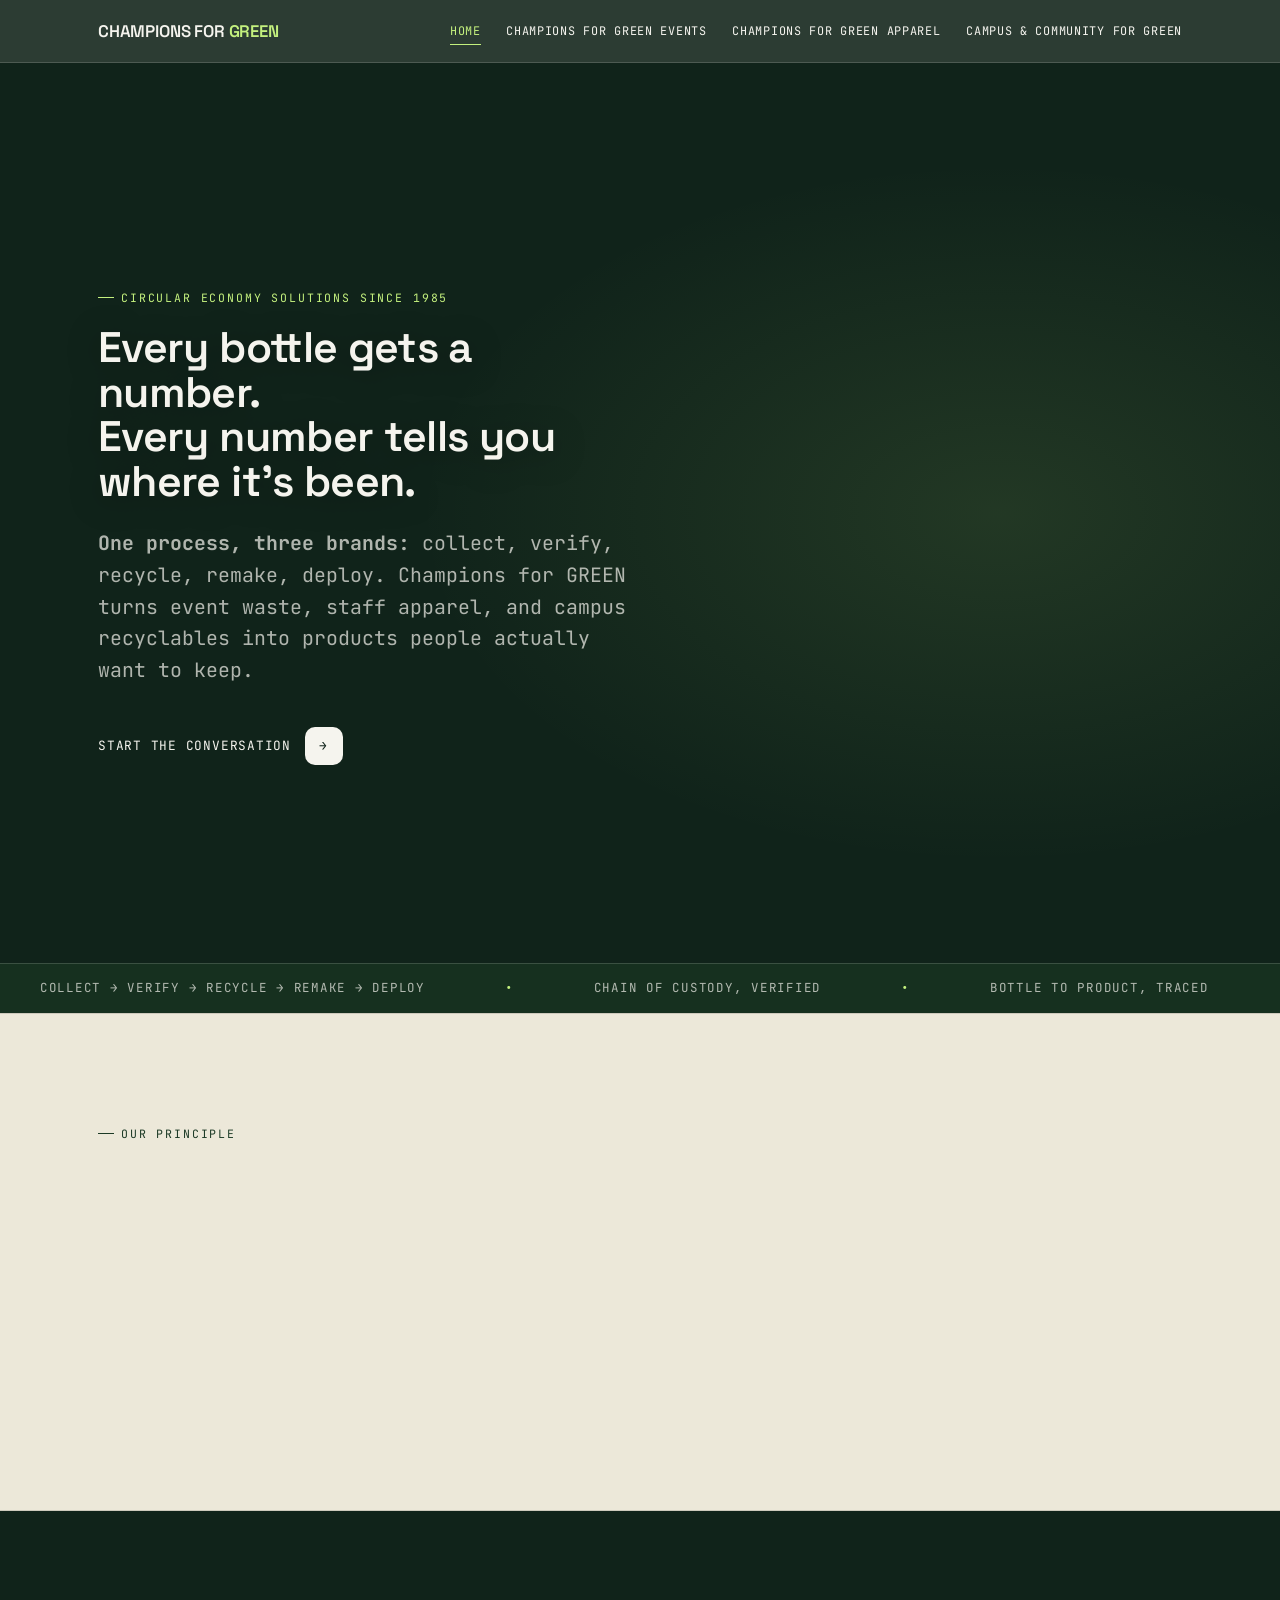
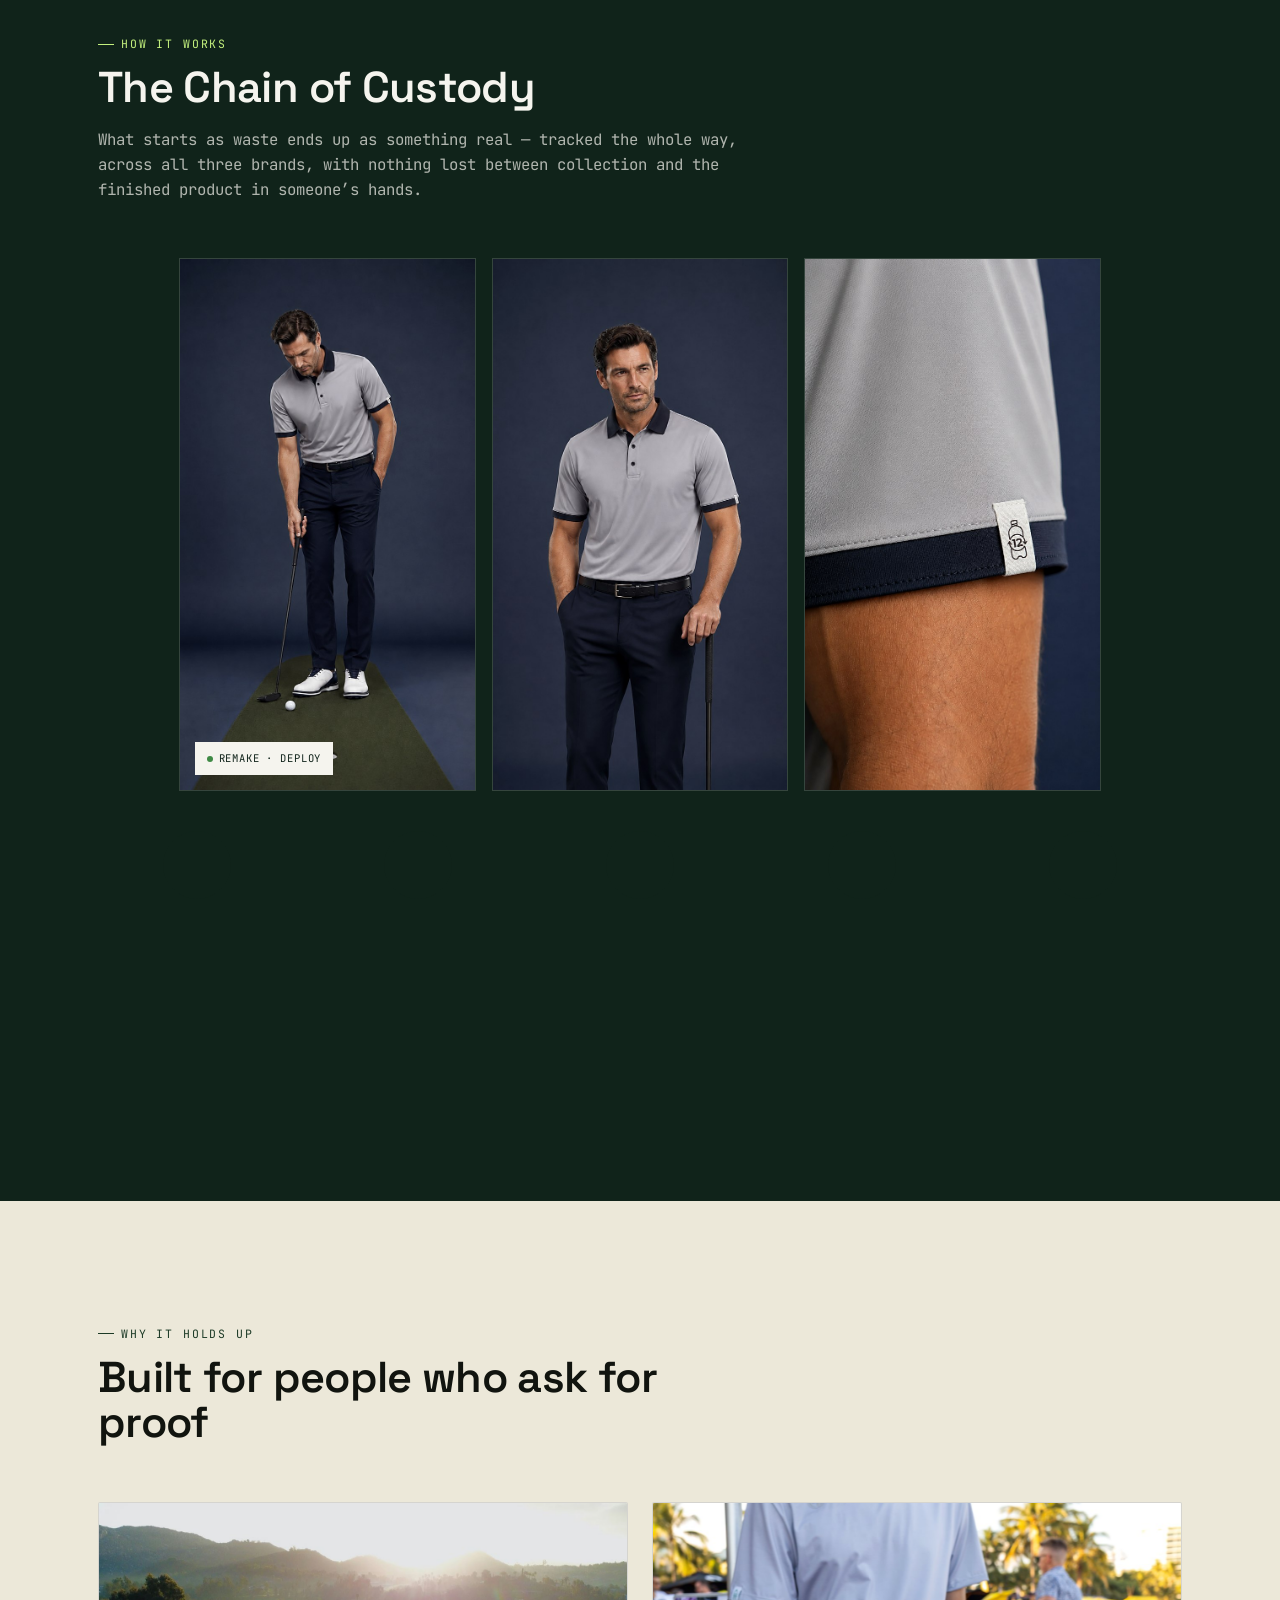
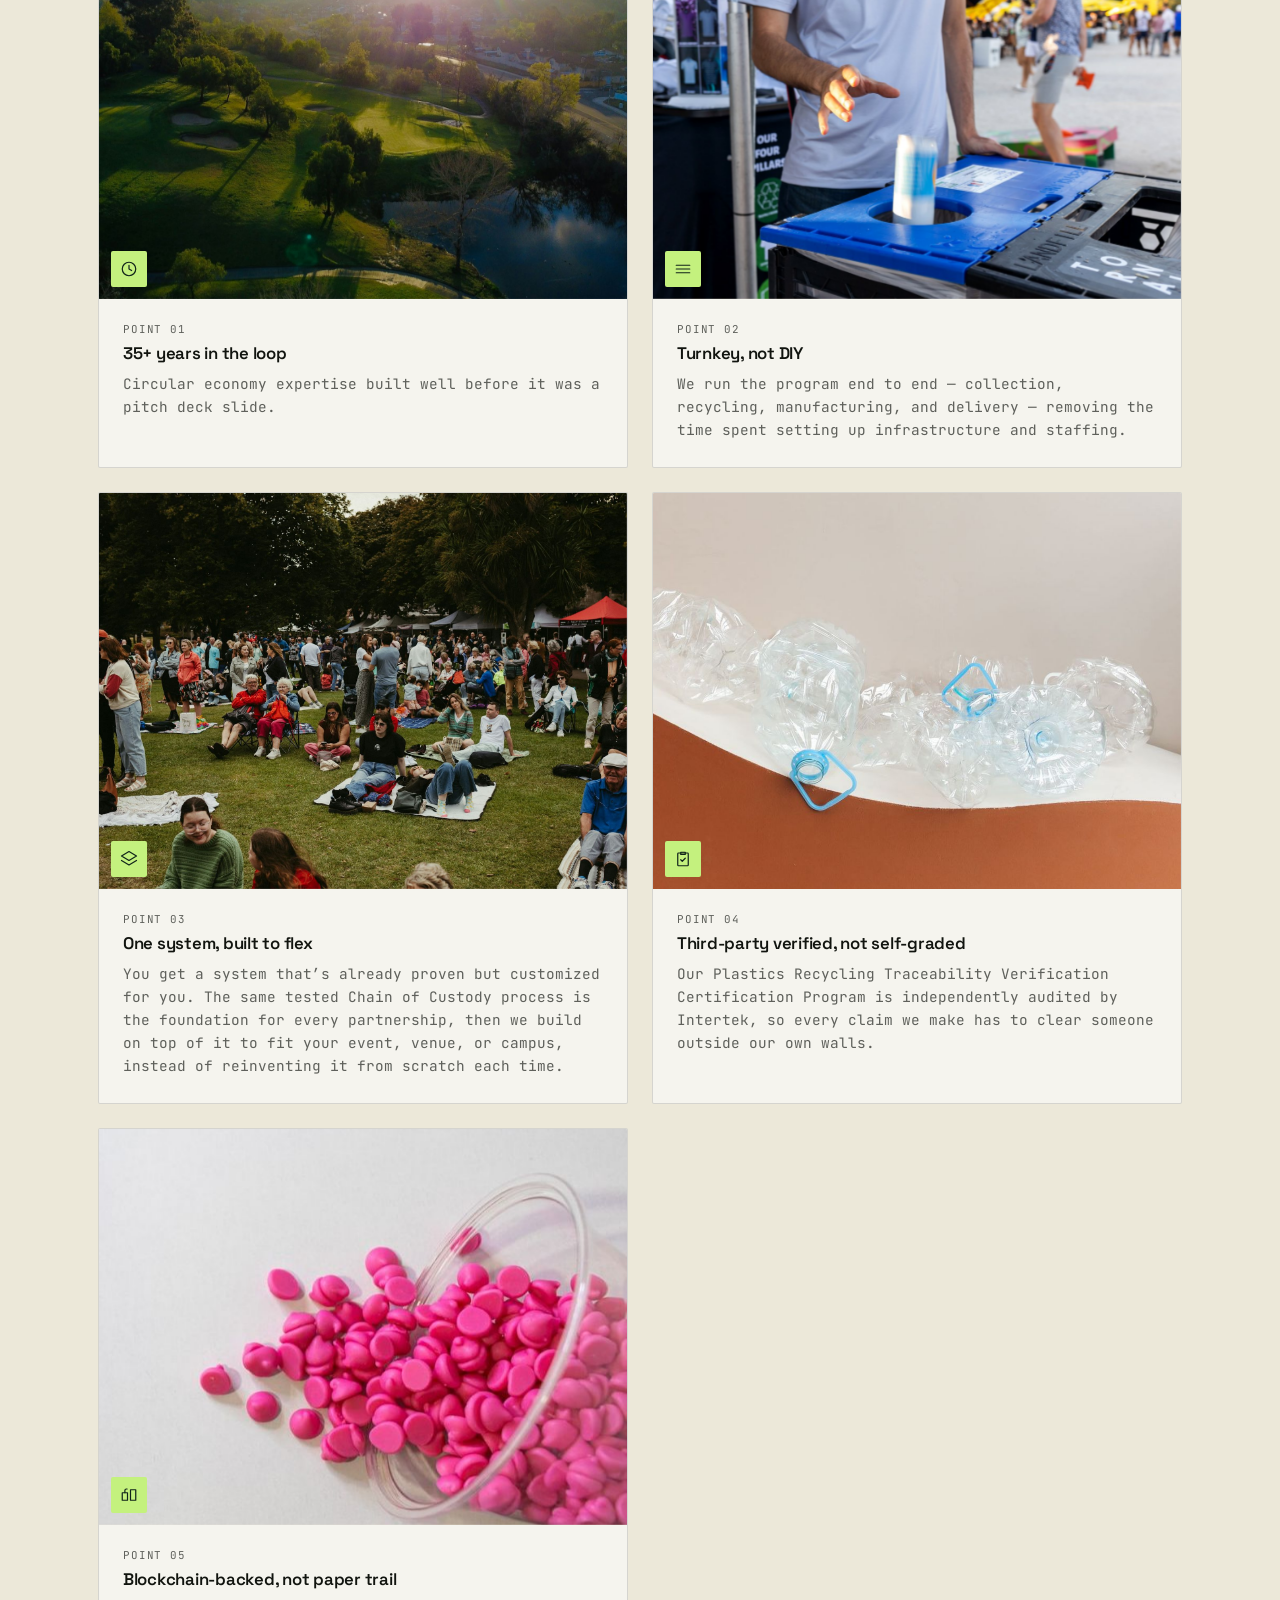
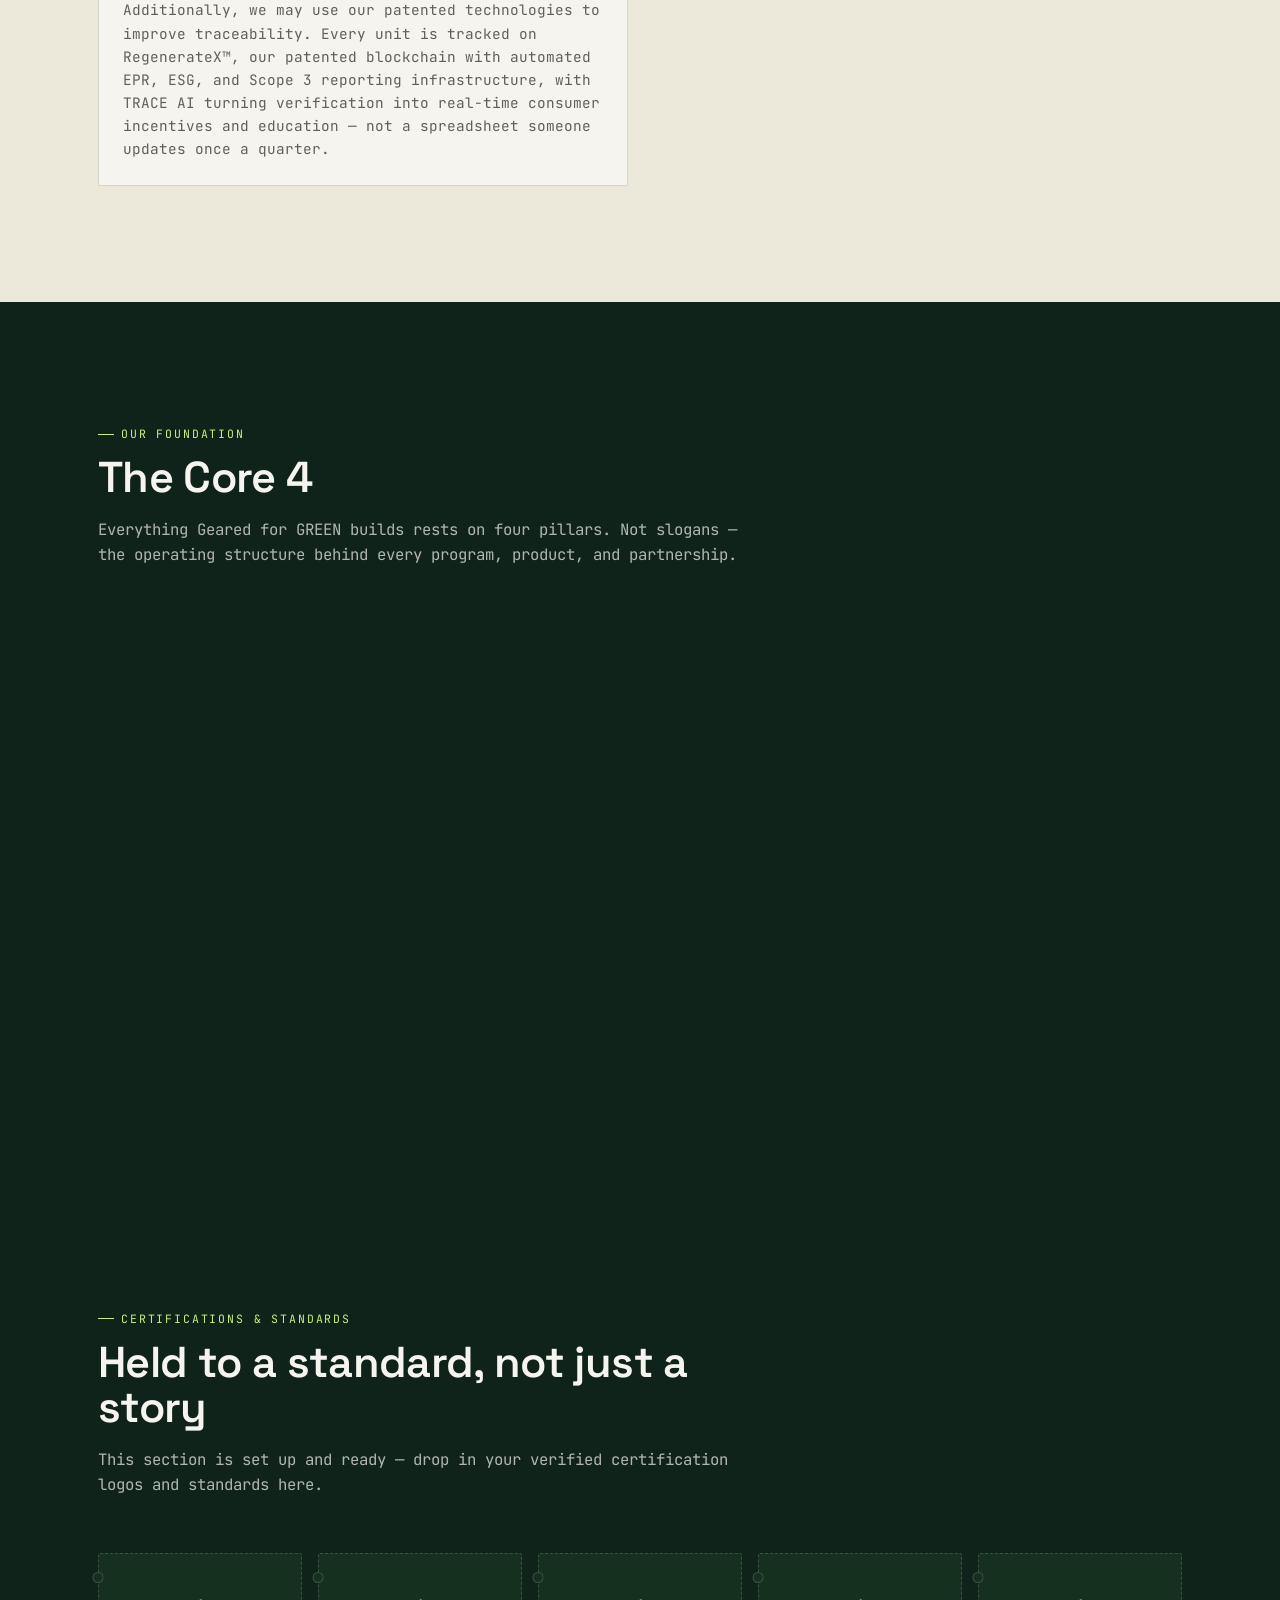
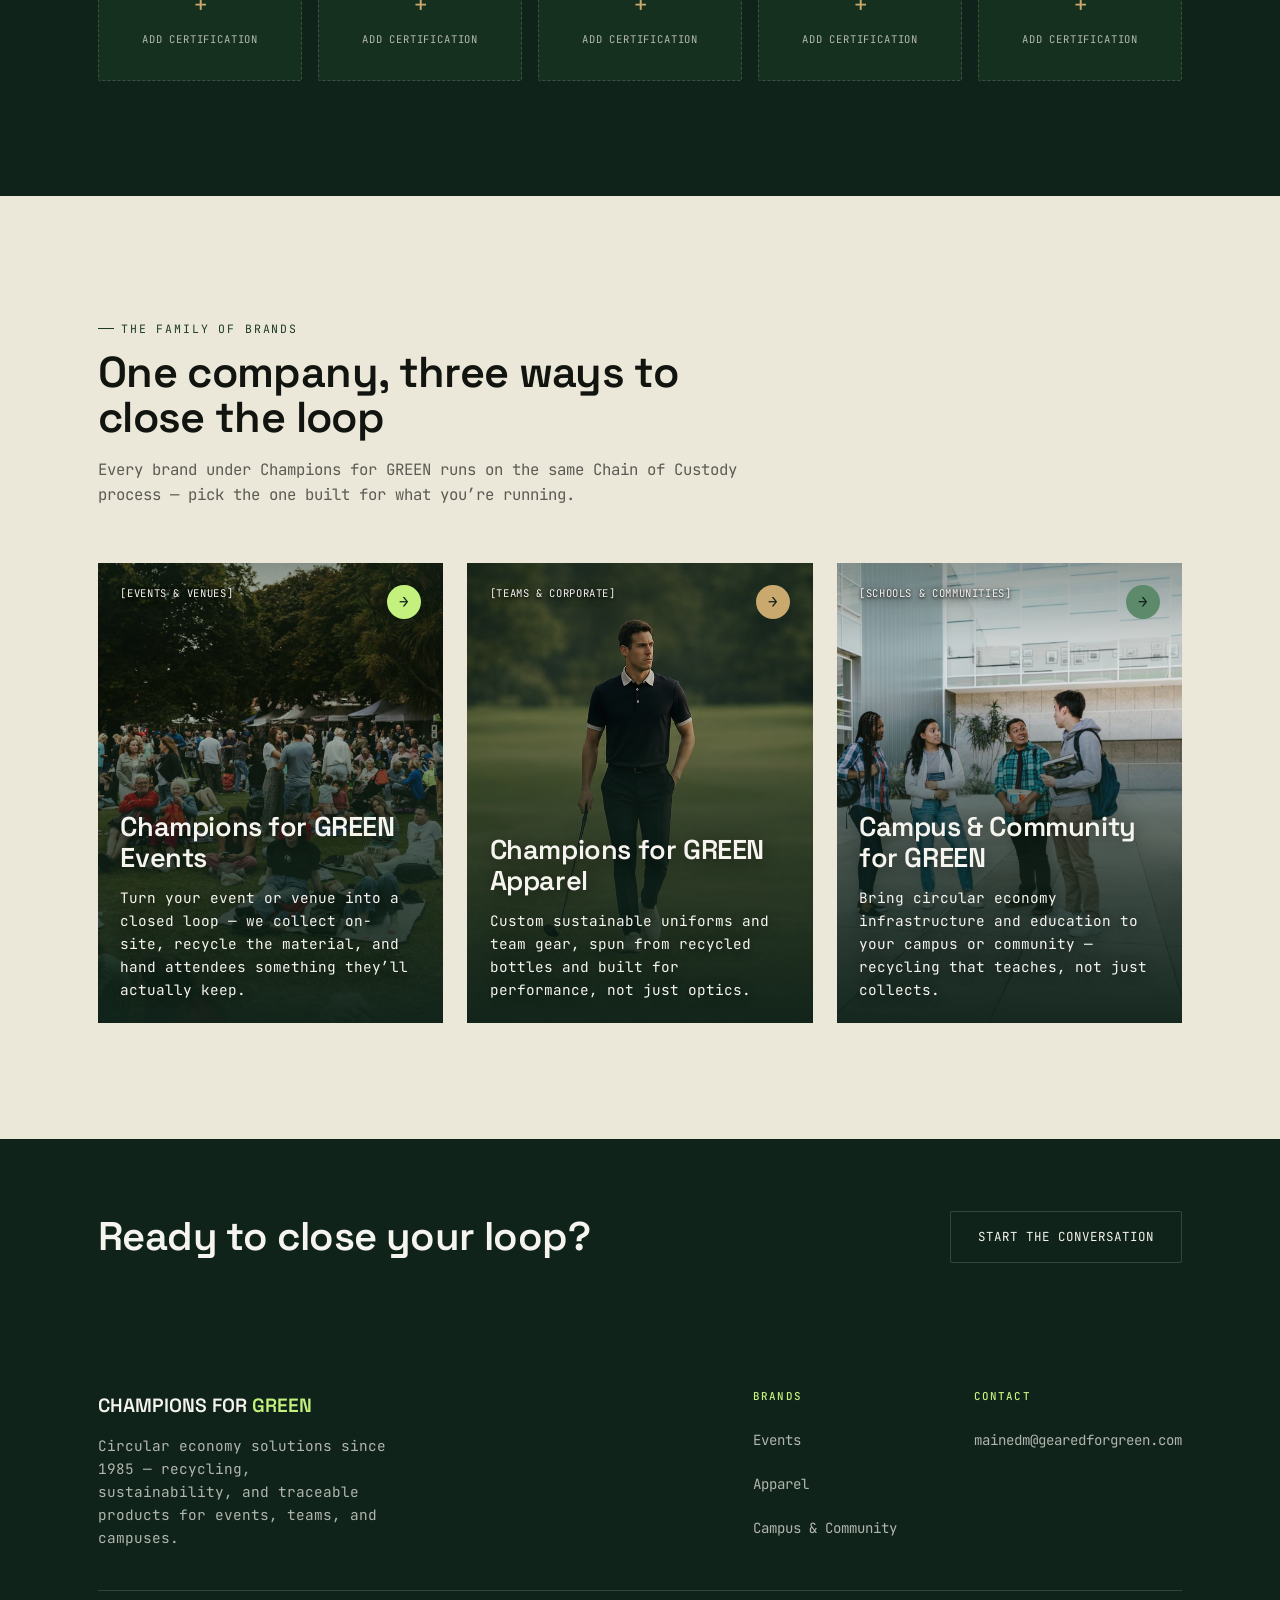
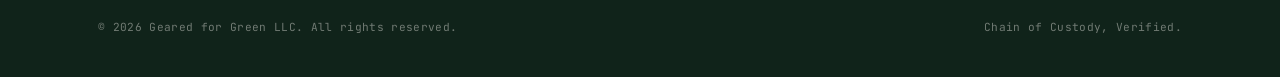
<file: home.html>
<!doctype html>
<html lang="en">
<head>
<meta charset="UTF-8" />
<meta name="viewport" content="width=device-width, initial-scale=1.0" />
<title>Champions for GREEN | Circular Economy Solutions</title>
<meta name="description" content="Champions for GREEN turns recycled materials into verified, traceable products for events, teams, and campuses — including Champions for GREEN Events, Champions for GREEN Apparel, and Campus &amp; Community for GREEN." />
<link rel="preconnect" href="https://fonts.googleapis.com">
<link rel="preconnect" href="https://fonts.gstatic.com" crossorigin>
<link href="https://fonts.googleapis.com/css2?family=Space+Grotesk:wght@500;600;700&family=JetBrains+Mono:wght@400;500;600&display=swap" rel="stylesheet">
<link rel="stylesheet" href="css/styles.css?v=117" />
</head>
<body>

<nav class="nav">
  <div class="nav__inner">
    <a href="home.html" class="nav__mark">CHAMPIONS FOR <span>GREEN</span></a>
    <button class="nav__toggle" aria-label="Toggle menu" aria-expanded="false"><span></span></button>
    <ul class="nav__links">
      <li><a href="home.html" aria-current="page">Home</a></li>
      <li><a href="events.html">Champions for GREEN Events</a></li>
      <li><a href="apparel.html">Champions for GREEN Apparel</a></li>
      <li><a href="campus.html">Campus &amp; Community for GREEN</a></li>
    </ul>
  </div>
</nav>

<header class="hero">
  <div class="container hero__grid">
    <div class="hero__content">
      <span class="eyebrow">Circular economy solutions since 1985</span>
      <h1>Every bottle gets a number.<br>Every number tells you where it&rsquo;s been.</h1>
      <p class="hero__lede"><strong>One process, three brands:</strong> collect, verify, recycle, remake, deploy. Champions for GREEN turns event waste, staff apparel, and campus recyclables into products people actually want to keep.</p>
      <div class="hero__actions">
        <a href="mailto:mainedm@gearedforgreen.com" class="btn-cta">Start the conversation <span class="btn-cta__icon">&rarr;</span></a>
      </div>
    </div>
    <div class="hero__visual">
      <div class="product-carousel" role="img" aria-label="Animated sequence showing the circular economy in motion: Collection, Processing, Remanufacturing, and Education">
        <div class="product-carousel__stage">
          <div class="carousel-card carousel-card--1">
            <img src="images/carousel-bottle.png" alt="" />
            <span class="carousel-card__label"><span class="carousel-card__num">01</span> Collection</span>
          </div>
          <div class="carousel-card carousel-card--2">
            <img src="images/carousel-pellets.png" alt="" />
            <span class="carousel-card__label"><span class="carousel-card__num">02</span> Processing</span>
          </div>
          <div class="carousel-card carousel-card--3">
            <img src="images/carousel-polo.png" alt="" />
            <span class="carousel-card__label"><span class="carousel-card__num">03</span> Remanufacturing</span>
          </div>
          <div class="carousel-card carousel-card--4">
            <img src="images/carousel-app.png" alt="" />
            <span class="carousel-card__label"><span class="carousel-card__num">04</span> Education</span>
          </div>
        </div>
      </div>
    </div>
  </div>
</header>

<div class="marquee">
  <div class="marquee__track">
    <span>Collect &rarr; Verify &rarr; Recycle &rarr; Remake &rarr; Deploy</span>
    <span>Chain of Custody, Verified</span>
    <span>Bottle to Product, Traced</span>
    <span>Collect &rarr; Verify &rarr; Recycle &rarr; Remake &rarr; Deploy</span>
    <span>Chain of Custody, Verified</span>
    <span>Bottle to Product, Traced</span>
  </div>
</div>

<section class="mission">
  <div class="container mission__grid">
    <div class="mission__label">
      <span class="eyebrow">Our principle</span>
    </div>
    <div class="mission__quote reveal-toggle">
      <span class="mission__mark" aria-hidden="true">&ldquo;</span>
      <p>Circular economy isn&rsquo;t a marketing line here &mdash; it&rsquo;s the <strong>operating system</strong> behind every event we green, every uniform we remake, and every campus we teach.</p>
    </div>
  </div>
</section>

<section class="section--dark section" id="process">
  <div class="container">
    <div class="section__head">
      <span class="eyebrow">How it works</span>
      <h2>The Chain of Custody</h2>
      <p>What starts as waste ends up as something real &mdash; tracked the whole way, across all three brands, with nothing lost between collection and the finished product in someone&rsquo;s hands.</p>
    </div>
    <div class="triptych" style="margin-bottom: 3rem;">
      <div class="triptych__grid">
        <img src="images/apparel-editorial-putting.jpg" alt="Man in a Champions for GREEN grey polo and navy trousers putting on a golf green" width="700" height="1259" loading="lazy" />
        <img src="images/apparel-editorial-portrait.jpg" alt="Man in a Champions for GREEN grey polo, hand resting on a golf club" width="700" height="1259" loading="lazy" />
        <img src="images/apparel-editorial-hemtag.jpg" alt="Close-up of a Champions for GREEN hem tag showing the recycled bottle count" width="700" height="1257" loading="lazy" />
      </div>
      <span class="photo-frame__tag">Remake &middot; Deploy</span>
    </div>
    <div class="custody-flow reveal-toggle">
      <div class="custody-flow__step">
        <div class="custody-flow__icon" aria-hidden="true">
          <svg viewBox="0 0 24 24" fill="none" stroke="currentColor" stroke-width="1.6" stroke-linecap="round" stroke-linejoin="round"><path d="M5 7h14l-1.2 13.1a2 2 0 0 1-2 1.9H8.2a2 2 0 0 1-2-1.9L5 7Z"/><path d="M9 7V5a2 2 0 0 1 2-2h2a2 2 0 0 1 2 2v2"/><path d="M3 7h18"/></svg>
        </div>
        <span class="custody-flow__num">01</span>
        <h3>Collect</h3>
        <p>Reclaim plastic bottles and materials at the source &mdash; on-site at events, on campus, or across a corporate supply chain.</p>
      </div>
      <div class="custody-flow__step">
        <div class="custody-flow__icon" aria-hidden="true">
          <svg viewBox="0 0 24 24" fill="none" stroke="currentColor" stroke-width="1.6" stroke-linecap="round" stroke-linejoin="round"><path d="M12 2 4 5v6c0 5 3.4 8.6 8 11 4.6-2.4 8-6 8-11V5l-8-3Z"/><path d="m9 12 2 2 4-4"/></svg>
        </div>
        <span class="custody-flow__num">02</span>
        <h3>Verify</h3>
        <p>Track every batch through the eco-supply chain so what goes in is provably what comes out.</p>
      </div>
      <div class="custody-flow__step">
        <div class="custody-flow__icon" aria-hidden="true">
          <svg viewBox="0 0 24 24" fill="none" stroke="currentColor" stroke-width="1.6" stroke-linecap="round" stroke-linejoin="round"><path d="M8 3 4 7l4 4"/><path d="M4 7h11a5 5 0 0 1 5 5v1"/><path d="m16 21 4-4-4-4"/><path d="M20 17H9a5 5 0 0 1-5-5v-1"/></svg>
        </div>
        <span class="custody-flow__num">03</span>
        <h3>Recycle</h3>
        <p>Break reclaimed material down and spin it into sustainable, performance-grade yarns.</p>
      </div>
      <div class="custody-flow__step">
        <div class="custody-flow__icon" aria-hidden="true">
          <svg viewBox="0 0 24 24" fill="none" stroke="currentColor" stroke-width="1.6" stroke-linecap="round" stroke-linejoin="round"><path d="M14.5 3 21 9.5 9.5 21 3 21v-6.5L14.5 3Z"/><path d="m13 5 6 6"/></svg>
        </div>
        <span class="custody-flow__num">04</span>
        <h3>Remake</h3>
        <p>Manufacture apparel and products built to hold up &mdash; not single-use sustainability.</p>
      </div>
      <div class="custody-flow__step">
        <div class="custody-flow__icon" aria-hidden="true">
          <svg viewBox="0 0 24 24" fill="none" stroke="currentColor" stroke-width="1.6" stroke-linecap="round" stroke-linejoin="round"><path d="M4 12h13"/><path d="m13 6 6 6-6 6"/><path d="M4 6v12"/></svg>
        </div>
        <span class="custody-flow__num">05</span>
        <h3>Deploy</h3>
        <p>Deliver the finished product back to the people and places that started the loop.</p>
      </div>
    </div>
  </div>
</section>

<section class="section--dim section">
  <div class="container">
    <div class="section__head">
      <span class="eyebrow">Why it holds up</span>
      <h2>Built for people who ask for proof</h2>
    </div>
    <div class="proof-grid">
      <div class="proof-card reveal">
        <div class="proof-card__media">
          <img src="images/stock-golf-sunset.jpg" alt="Aerial view of a golf course at sunset with a pond and surrounding neighborhood" width="1800" height="1012" loading="lazy" />
          <div class="proof-card__icon" aria-hidden="true">
            <svg viewBox="0 0 24 24" fill="none" stroke="currentColor" stroke-width="1.6" stroke-linecap="round" stroke-linejoin="round"><circle cx="12" cy="12" r="9"/><path d="M12 7v5l3.5 2"/></svg>
          </div>
        </div>
        <div class="proof-card__body">
          <span class="proof-card__num">Point 01</span>
          <h3>35+ years in the loop</h3>
          <p>Circular economy expertise built well before it was a pitch deck slide.</p>
        </div>
      </div>
      <div class="proof-card reveal">
        <div class="proof-card__media">
          <img src="images/events-recycling-toss.jpg" alt="Attendee tossing a bottle into a blue recycling bin at an outdoor event" width="1400" height="933" loading="lazy" />
          <div class="proof-card__icon" aria-hidden="true">
            <svg viewBox="0 0 24 24" fill="none" stroke="currentColor" stroke-width="1.6" stroke-linecap="round" stroke-linejoin="round"><path d="M3 7h18M3 12h18M3 17h18"/></svg>
          </div>
        </div>
        <div class="proof-card__body">
          <span class="proof-card__num">Point 02</span>
          <h3>Turnkey, not DIY</h3>
          <p>We run the program end to end &mdash; collection, recycling, manufacturing, and delivery &mdash; removing the time spent setting up infrastructure and staffing.</p>
        </div>
      </div>
      <div class="proof-card reveal">
        <div class="proof-card__media">
          <img src="images/stock-event-crowd.jpg" alt="Large crowd gathered outdoors at a community festival" width="1800" height="1201" loading="lazy" />
          <div class="proof-card__icon" aria-hidden="true">
            <svg viewBox="0 0 24 24" fill="none" stroke="currentColor" stroke-width="1.6" stroke-linecap="round" stroke-linejoin="round"><path d="M12 2 2 8l10 6 10-6-10-6Z"/><path d="m2 14 10 6 10-6"/></svg>
          </div>
        </div>
        <div class="proof-card__body">
          <span class="proof-card__num">Point 03</span>
          <h3>One system, built to flex</h3>
          <p>You get a system that&rsquo;s already proven but customized for you. The same tested Chain of Custody process is the foundation for every partnership, then we build on top of it to fit your event, venue, or campus, instead of reinventing it from scratch each time.</p>
        </div>
      </div>
      <div class="proof-card reveal">
        <div class="proof-card__media">
          <img src="images/flow-collect-v2.jpg" alt="Crushed clear plastic bottles staged for inspection before processing" width="1000" height="778" loading="lazy" />
          <div class="proof-card__icon" aria-hidden="true">
            <svg viewBox="0 0 24 24" fill="none" stroke="currentColor" stroke-width="1.6" stroke-linecap="round" stroke-linejoin="round"><rect x="5" y="4" width="14" height="17" rx="1"/><path d="M9 3h6v3H9z"/><path d="m9 13 2 2 4-4"/></svg>
          </div>
        </div>
        <div class="proof-card__body">
          <span class="proof-card__num">Point 04</span>
          <h3>Third-party verified, not self-graded</h3>
          <p>Our Plastics Recycling Traceability Verification Certification Program is independently audited by Intertek, so every claim we make has to clear someone outside our own walls.</p>
        </div>
      </div>
      <div class="proof-card reveal">
        <div class="proof-card__media">
          <img src="images/flow-process-v2.jpg" alt="Recycled plastic pellets poured from a container, the raw material stage before remanufacturing" width="650" height="570" loading="lazy" />
          <div class="proof-card__icon" aria-hidden="true">
            <svg viewBox="0 0 24 24" fill="none" stroke="currentColor" stroke-width="1.6" stroke-linecap="round" stroke-linejoin="round"><rect x="3" y="9" width="7" height="10"/><rect x="14" y="5" width="7" height="14"/><path d="M6.5 9V6a2 2 0 0 1 2-2h1"/></svg>
          </div>
        </div>
        <div class="proof-card__body">
          <span class="proof-card__num">Point 05</span>
          <h3>Blockchain-backed, not paper trail</h3>
          <p>Additionally, we may use our patented technologies to improve traceability. Every unit is tracked on RegenerateX&trade;, our patented blockchain with automated EPR, ESG, and Scope 3 reporting infrastructure, with TRACE AI turning verification into real-time consumer incentives and education &mdash; not a spreadsheet someone updates once a quarter.</p>
        </div>
      </div>
    </div>
  </div>
</section>

<section class="section--dark section">
  <div class="container">
    <div class="section__head">
      <span class="eyebrow">Our foundation</span>
      <h2>The Core 4</h2>
      <p>Everything Geared for GREEN builds rests on four pillars. Not slogans &mdash; the operating structure behind every program, product, and partnership.</p>
    </div>
    <div class="pillar-grid reveal-toggle">
      <div class="pillar-card">
        <div class="pillar-card__icon" aria-hidden="true">
          <svg viewBox="0 0 24 24" fill="none" stroke="currentColor" stroke-width="1.6" stroke-linecap="round" stroke-linejoin="round"><path d="M7 19H4.815a1.83 1.83 0 0 1-1.57-.881 1.785 1.785 0 0 1-.004-1.784L7.196 9.5"/><path d="M11 19h8.203a1.83 1.83 0 0 0 1.556-.89 1.784 1.784 0 0 0 0-1.775l-1.226-2.12"/><path d="m14 16-3 3 3 3"/><path d="M8.293 13.596 7.196 9.5 3.1 10.598"/><path d="m9.344 5.811 1.093-1.892A1.83 1.83 0 0 1 12 3a1.784 1.784 0 0 1 1.545.888l3.943 6.843"/><path d="m13.378 9.633 4.096 1.098 1.097-4.096"/></svg>
        </div>
        <span class="pillar-card__id">01</span>
        <h3>Recycling and Sustainability</h3>
        <p>Zero-waste strategies built for scale. The GFG Sustainability Toolkit&trade; delivers 250+ integrated solutions, backed by transparent supply chains and measurable reductions in landfill cost.</p>
      </div>
      <div class="pillar-card">
        <div class="pillar-card__icon" aria-hidden="true">
          <svg viewBox="0 0 24 24" fill="none" stroke="currentColor" stroke-width="1.6" stroke-linecap="round" stroke-linejoin="round"><path d="M21 8a2 2 0 0 0-1-1.73l-7-4a2 2 0 0 0-2 0l-7 4A2 2 0 0 0 3 8v8a2 2 0 0 0 1 1.73l7 4a2 2 0 0 0 2 0l7-4A2 2 0 0 0 21 16Z"/><path d="m3.3 7 8.7 5 8.7-5"/><path d="M12 22V12"/></svg>
        </div>
        <span class="pillar-card__id">02</span>
        <h3>Sustainable Products and Packaging</h3>
        <p>Products designed for reuse and recyclability from the start. Recyclables are converted into new materials, not discarded &mdash; minimizing carbon footprint at every stage of production.</p>
      </div>
      <div class="pillar-card">
        <div class="pillar-card__icon" aria-hidden="true">
          <svg viewBox="0 0 24 24" fill="none" stroke="currentColor" stroke-width="1.6" stroke-linecap="round" stroke-linejoin="round"><path d="M22 10v6M2 10l10-5 10 5-10 5z"/><path d="M6 12v5c0 1.5 3 3 6 3s6-1.5 6-3v-5"/></svg>
        </div>
        <span class="pillar-card__id">03</span>
        <h3>Education and Engagement</h3>
        <p>Sustainability only works if people understand it. Data-driven campaigns connect recycling programs to real consumer engagement, and internal education turns participation into habit.</p>
      </div>
      <div class="pillar-card">
        <div class="pillar-card__icon" aria-hidden="true">
          <svg viewBox="0 0 24 24" fill="none" stroke="currentColor" stroke-width="1.6" stroke-linecap="round" stroke-linejoin="round"><path d="M20.42 4.58a5.4 5.4 0 0 0-7.65 0L12 5.25l-.77-.67a5.4 5.4 0 0 0-7.65 0 5.4 5.4 0 0 0 0 7.65L12 20.5l8.42-8.27a5.4 5.4 0 0 0 0-7.65Z"/></svg>
        </div>
        <span class="pillar-card__id">04</span>
        <h3>Giving Back GREEN</h3>
        <p>Sustainability extends beyond the supply chain. A percentage of proceeds is donated to causes shared with our clients &mdash; turning circular economy work into community impact.</p>
      </div>
    </div>
  </div>
</section>

<section class="section--dark section">
  <div class="container">
    <div class="section__head">
      <span class="eyebrow">Certifications &amp; standards</span>
      <h2>Held to a standard, not just a story</h2>
      <p>This section is set up and ready — drop in your verified certification logos and standards here.</p>
    </div>
    <div class="grid-5">
      <div class="tag tag--placeholder"><span class="tag__plus">+</span><span class="tag__label">Add certification</span></div>
      <div class="tag tag--placeholder"><span class="tag__plus">+</span><span class="tag__label">Add certification</span></div>
      <div class="tag tag--placeholder"><span class="tag__plus">+</span><span class="tag__label">Add certification</span></div>
      <div class="tag tag--placeholder"><span class="tag__plus">+</span><span class="tag__label">Add certification</span></div>
      <div class="tag tag--placeholder"><span class="tag__plus">+</span><span class="tag__label">Add certification</span></div>
    </div>
  </div>
</section>

<section class="section--dim section" id="brands">
  <div class="container">
    <div class="section__head">
      <span class="eyebrow">The family of brands</span>
      <h2>One company, three ways to close the loop</h2>
      <p>Every brand under Champions for GREEN runs on the same Chain of Custody process — pick the one built for what you&rsquo;re running.</p>
    </div>
    <div class="grid-3">
      <a href="events.html" class="brand-card brand-card--events">
        <div class="brand-card__media"><img src="images/stock-event-crowd.jpg" alt="Large crowd gathered outdoors at a community festival" width="1800" height="1201" loading="lazy" /></div>
        <div class="brand-card__top">
          <span class="brand-card__kicker">[Events &amp; venues]</span>
          <span class="brand-card__arrow">&rarr;</span>
        </div>
        <div class="brand-card__body">
          <h3>Champions for GREEN Events</h3>
          <p>Turn your event or venue into a closed loop &mdash; we collect on-site, recycle the material, and hand attendees something they&rsquo;ll actually keep.</p>
        </div>
      </a>
      <a href="apparel.html" class="brand-card brand-card--apparel">
        <div class="brand-card__media"><img src="images/apparel-golf-fullbody.jpg" alt="Man in a Champions for GREEN navy polo walking across a golf course" width="1600" height="900" loading="lazy" /></div>
        <div class="brand-card__top">
          <span class="brand-card__kicker">[Teams &amp; corporate]</span>
          <span class="brand-card__arrow">&rarr;</span>
        </div>
        <div class="brand-card__body">
          <h3>Champions for GREEN Apparel</h3>
          <p>Custom sustainable uniforms and team gear, spun from recycled bottles and built for performance, not just optics.</p>
        </div>
      </a>
      <a href="campus.html" class="brand-card brand-card--campus">
        <div class="brand-card__media"><img src="images/hero-campus-students.jpg" alt="Students with backpacks talking outside a modern campus building" width="1920" height="1280" loading="lazy" style="object-position: 85% center;" /></div>
        <div class="brand-card__top">
          <span class="brand-card__kicker">[Schools &amp; communities]</span>
          <span class="brand-card__arrow">&rarr;</span>
        </div>
        <div class="brand-card__body">
          <h3>Campus &amp; Community for GREEN</h3>
          <p>Bring circular economy infrastructure and education to your campus or community &mdash; recycling that teaches, not just collects.</p>
        </div>
      </a>
    </div>
  </div>
</section>

<section class="section--dark section--tight">
  <div class="container cta-band">
    <h2>Ready to close your loop?</h2>
    <a href="mailto:mainedm@gearedforgreen.com" class="btn btn--ghost-light">Start the conversation</a>
  </div>
</section>

<footer class="section--dark footer">
  <div class="container">
    <div class="footer__top">
      <div>
        <div class="footer__mark">CHAMPIONS FOR <span>GREEN</span></div>
        <p class="footer__tagline">Circular economy solutions since 1985 — recycling, sustainability, and traceable products for events, teams, and campuses.</p>
      </div>
      <div class="footer__cols">
        <div class="footer__col">
          <h4>Brands</h4>
          <a href="events.html">Events</a>
          <a href="apparel.html">Apparel</a>
          <a href="campus.html">Campus &amp; Community</a>
        </div>
        <div class="footer__col">
          <h4>Contact</h4>
          <a href="mailto:mainedm@gearedforgreen.com">mainedm@gearedforgreen.com</a>
        </div>
      </div>
    </div>
    <div class="footer__bottom">
      <span>&copy; <span data-year></span> Geared for Green LLC. All rights reserved.</span>
      <span>Chain of Custody, Verified.</span>
    </div>
  </div>
</footer>

<script src="js/main.js"></script>
</body>
</html>
</file>
<file: css/styles.css>
/* ==========================================================================
   Geared for Green — Design System (v2)
   Direction: environmental-intelligence / data-verification register,
   adapted from a reference in the sustainability-tech space — deep canopy
   green canvas, lime "verified" accent, mono-forward body type for a
   data-sheet feel. Reworked with our own palette (brass stays ours) and
   signature: the hang-tag, the same real object every Champions for GREEN
   garment ships with, showing the bottle count on the hem.
   ========================================================================== */

:root {
  /* Color tokens */
  --canopy: #10231a;        /* primary dark bg */
  --canopy-2: #16301f;      /* elevated dark surface */
  --canopy-3: #1c3a26;      /* hover / lighter dark surface */
  --bone: #f5f4ee;          /* primary light bg */
  --bone-dim: #ece8d9;      /* alternate light surface */
  --lime: #c4f17e;          /* bright verified accent */
  --lime-dim: #9fd158;
  --moss: #5c8a6a;          /* sage secondary — Campus & Community */
  --brass: #c9a96e;         /* gold accent — Apparel + certifications */
  --brass-dim: #b3915a;
  /* "ink" variants: dark, WCAG-safe versions of the accent colors for use
     as small text on light backgrounds (lime/brass-dim/moss all fail 4.5:1
     there — verified via WCAG contrast formula). Use these for any label
     text on --bone/--bone-dim; keep the bright variants for dark bg + graphics. */
  --lime-ink: #1c3a26;
  --brass-ink: #7a5c2a;
  --moss-ink: #2e4a38;
  --char: #11140f;          /* near-black text */
  --ink-soft: rgba(17, 20, 15, 0.66);
  --ink-faint: rgba(17, 20, 15, 0.42);
  --paper: #f5f4ee;
  --paper-soft: rgba(245, 244, 238, 0.7);
  --paper-faint: rgba(245, 244, 238, 0.42);
  --hairline: rgba(17, 20, 15, 0.14);
  --hairline-dark: rgba(245, 244, 238, 0.16);

  /* Type */
  --display: "Space Grotesk", -apple-system, BlinkMacSystemFont, sans-serif;
  --body: "JetBrains Mono", "SFMono-Regular", Consolas, monospace;
  --mono: "JetBrains Mono", "SFMono-Regular", Consolas, monospace;

  /* Layout */
  --container: 1180px;
  --gutter: clamp(1.25rem, 4vw, 3rem);
  --radius: 2px;
  --ease: cubic-bezier(0.22, 1, 0.36, 1);
}

/* ---------- Reset ---------- */
*, *::before, *::after { box-sizing: border-box; }
html { scroll-behavior: smooth; }
@media (prefers-reduced-motion: reduce) {
  html { scroll-behavior: auto; }
  *, *::before, *::after { animation-duration: 0.01ms !important; animation-iteration-count: 1 !important; transition-duration: 0.01ms !important; scroll-behavior: auto !important; }
}
body {
  margin: 0;
  font-family: var(--body);
  font-size: 16px;
  background: var(--bone);
  color: var(--char);
  -webkit-font-smoothing: antialiased;
  line-height: 1.6;
}
img { max-width: 100%; display: block; }
a { color: inherit; text-decoration: none; }
ul { list-style: none; margin: 0; padding: 0; }
h1, h2, h3, h4 { font-family: var(--display); margin: 0; line-height: 1.05; letter-spacing: -0.015em; font-weight: 500; }
h2, h3 { font-weight: 600; }
p { margin: 0; }
button { font-family: inherit; cursor: pointer; }
:focus-visible { outline: 2px solid var(--lime); outline-offset: 3px; }

.container { max-width: var(--container); margin: 0 auto; padding: 0 var(--gutter); }
.section { padding: clamp(4rem, 9vw, 7.5rem) 0; }
.section--tight { padding: clamp(2.5rem, 6vw, 4.5rem) 0; }
.section--dark { background: var(--canopy); color: var(--paper); }
.section--dim { background: var(--bone-dim); }
.section--white { background: #ffffff; }

.eyebrow {
  display: inline-flex;
  align-items: center;
  gap: 0.6em;
  font-family: var(--mono);
  font-size: 0.72rem;
  letter-spacing: 0.16em;
  text-transform: uppercase;
  color: var(--lime-ink);
}
.section--dark .eyebrow, .hero .eyebrow, .page-hero .eyebrow { color: var(--lime); }
.eyebrow::before {
  content: "";
  width: 1.4em;
  height: 1px;
  background: currentColor;
}

.btn {
  display: inline-flex;
  align-items: center;
  gap: 0.6em;
  padding: 0.95rem 1.7rem;
  font-family: var(--mono);
  font-size: 0.78rem;
  letter-spacing: 0.08em;
  text-transform: uppercase;
  border-radius: var(--radius);
  border: 1px solid transparent;
  transition: transform 0.35s var(--ease), background 0.35s var(--ease), color 0.35s var(--ease), border-color 0.35s var(--ease);
}
.btn--solid { background: var(--lime); color: var(--canopy); }
.btn--solid:hover { background: var(--lime-dim); transform: translateY(-2px); }
.btn--ghost-dark { border-color: var(--char); color: var(--char); }
.btn--ghost-dark:hover { background: var(--char); color: var(--bone); transform: translateY(-2px); }
.btn--ghost-light { border-color: var(--hairline-dark); color: var(--paper); }
.btn--ghost-light:hover { background: var(--paper); color: var(--canopy); transform: translateY(-2px); }

/* Minimal pill CTA — text + small rounded icon button, alethia.earth-style */
.btn-cta {
  display: inline-flex; align-items: center; gap: 0.85rem;
  font-family: var(--mono); font-size: 0.8rem; letter-spacing: 0.06em; text-transform: uppercase;
  color: var(--paper);
}
.btn-cta__icon {
  width: 38px; height: 38px; border-radius: 10px; flex-shrink: 0;
  background: var(--paper); color: var(--canopy);
  display: flex; align-items: center; justify-content: center;
  transition: transform 0.3s var(--ease), background 0.3s var(--ease);
}
.btn-cta:hover .btn-cta__icon { transform: translateX(4px); background: var(--lime); }
.btn-cta--muted { color: var(--char); }
.btn-cta--muted .btn-cta__icon { background: var(--canopy); color: var(--paper); }
.btn-cta--muted:hover .btn-cta__icon { background: var(--lime); color: var(--canopy); }

/* ---------- Nav (persistent dark, transparent-over-hero) ---------- */
.nav {
  position: sticky;
  top: 0;
  z-index: 50;
  background: rgba(16, 35, 26, 0.88);
  backdrop-filter: blur(10px);
  border-bottom: 1px solid var(--hairline-dark);
  color: var(--paper);
}
.nav__inner {
  display: flex;
  align-items: center;
  justify-content: space-between;
  padding: 1.1rem var(--gutter);
  max-width: var(--container);
  margin: 0 auto;
}
.nav__mark {
  font-family: var(--display);
  font-weight: 600;
  font-size: 1.05rem;
  letter-spacing: -0.01em;
}
.nav__mark span { color: var(--lime); }
.nav__links {
  display: flex;
  align-items: center;
  gap: clamp(1.1rem, 2vw, 2.1rem);
  font-family: var(--mono);
  font-size: 0.74rem;
  letter-spacing: 0.06em;
  text-transform: uppercase;
}
.nav__links a { position: relative; padding: 0.3rem 0; }
.nav__links a::after {
  content: "";
  position: absolute; left: 0; right: 100%; bottom: -2px;
  height: 1px; background: var(--lime);
  transition: right 0.3s var(--ease);
}
.nav__links a:hover::after, .nav__links a[aria-current="page"]::after { right: 0; }
.nav__links a[aria-current="page"] { color: var(--lime); }
.nav__toggle {
  display: none;
  background: none; border: 1px solid var(--hairline-dark); border-radius: var(--radius);
  width: 44px; height: 44px; align-items: center; justify-content: center;
}
.nav__toggle span, .nav__toggle span::before, .nav__toggle span::after {
  content: ""; display: block; width: 18px; height: 1.5px; background: var(--paper); position: relative; transition: transform 0.25s var(--ease), opacity 0.25s var(--ease);
}
.nav__toggle span::before { position: absolute; top: -6px; }
.nav__toggle span::after { position: absolute; top: 6px; }
.nav--open .nav__toggle span { background: transparent; }
.nav--open .nav__toggle span::before { transform: translateY(6px) rotate(45deg); }
.nav--open .nav__toggle span::after { transform: translateY(-6px) rotate(-45deg); }

@media (max-width: 760px) {
  .nav__toggle { display: inline-flex; }
  .nav__links {
    position: absolute; top: 100%; left: 0; right: 0;
    flex-direction: column; align-items: flex-start; gap: 0;
    background: var(--canopy); border-bottom: 1px solid var(--hairline-dark);
    max-height: 0; overflow: hidden; transition: max-height 0.35s var(--ease);
  }
  .nav--open .nav__links { max-height: 320px; }
  .nav__links a { width: 100%; padding: 1rem var(--gutter); border-top: 1px solid var(--hairline-dark); }
}

/* ---------- Hero — split layout, 3D product carousel ----------
   Solid canopy background (no photo): headline/CTA on the left, the
   flying-product carousel as the visual centerpiece on the right, with
   the same floating data-pin badges from the earlier photo hero now
   scattered over the carousel panel instead. */
.hero {
  position: relative;
  min-height: 100vh;
  display: flex;
  align-items: center;
  background: var(--canopy);
  color: var(--paper);
  padding: clamp(1.75rem, 3vw, 2.5rem) 0 clamp(1rem, 1.5vw, 1.25rem);
  overflow: hidden;
}
.hero::before {
  content: "";
  position: absolute;
  inset: 0;
  background: radial-gradient(ellipse 70% 60% at 78% 50%, rgba(196, 241, 126, 0.1) 0%, transparent 65%);
  z-index: 0;
  pointer-events: none;
}
.page-hero::before {
  /* Kept light -- .page-hero__panel (a solid card) is what guarantees
     text legibility now, so this is just a soft vignette to help the
     photo blend into the section below, not a functional dark tint. */
  content: "";
  position: absolute;
  inset: 0;
  background: linear-gradient(180deg, rgba(16, 35, 26, 0.1) 0%, rgba(16, 35, 26, 0.05) 40%, rgba(16, 35, 26, 0.1) 70%, rgba(16, 35, 26, 0.32) 100%);
  z-index: 0;
}
.hero > .container, .hero > .marquee, .page-hero > .container { position: relative; z-index: 1; }

.hero__grid { display: grid; grid-template-columns: 1.05fr 1fr; gap: clamp(1.5rem, 3.5vw, 2.5rem); align-items: center; }
@media (max-width: 1050px) {
  .hero__grid { grid-template-columns: 1fr; }
}

.hero__content { max-width: 660px; }
.hero h1 {
  font-size: clamp(2.53rem, 3.34vw, 2.88rem);
  font-weight: 600;
  margin-top: 1.1rem;
  font-family: var(--display);
  text-shadow: 0 4px 32px rgba(0, 0, 0, 0.35);
}
.hero__lede {
  margin-top: 1.5rem;
  max-width: 46ch;
  font-size: 1.24rem;
  color: var(--paper-soft);
}
.hero__actions { display: flex; align-items: center; gap: 1rem; flex-wrap: wrap; margin-top: 2.5rem; }

/* Visual panel: the product carousel. */
.hero__visual { position: relative; width: 100%; max-width: 520px; margin-inline-start: auto; }
@media (max-width: 1050px) { .hero__visual { margin-inline: auto; } }

/* ---------- Marquee ticker (motion signature) ---------- */
.marquee {
  /* Sits as its own full-width band between the hero photo and the
     next section (not layered inside/over the hero image). */
  position: relative;
  z-index: 1;
  border-top: 1px solid var(--hairline-dark);
  overflow: hidden;
  white-space: nowrap;
  background: var(--canopy-2);
}
.marquee__track {
  display: inline-flex;
  animation: marquee 26s linear infinite;
}
.marquee__track span {
  font-family: var(--mono);
  font-size: 0.78rem;
  letter-spacing: 0.14em;
  text-transform: uppercase;
  color: var(--paper-soft);
  padding: 0.9rem 2.5rem;
  display: inline-flex;
  align-items: center;
  gap: 2.5rem;
}
.marquee__track span::after { content: "\2022"; color: var(--lime); margin-left: 2.5rem; }
@keyframes marquee { from { transform: translateX(0); } to { transform: translateX(-50%); } }
@media (prefers-reduced-motion: reduce) { .marquee__track { animation: none; } }

/* ---------- Hang-tag component (signature element) ---------- */
.tag {
  position: relative;
  background: var(--bone);
  border: 1px solid var(--hairline);
  border-radius: var(--radius);
  padding: 1.6rem 1.5rem 1.5rem;
}
.tag::before {
  content: "";
  position: absolute; top: 1.15rem; left: -1px;
  width: 11px; height: 11px;
  background: var(--bone);
  border: 1px solid var(--hairline);
  border-radius: 50%;
  transform: translateX(-50%);
}
.section--dark .tag { background: var(--canopy-2); border-color: var(--hairline-dark); }
.section--dark .tag::before { background: var(--canopy-2); border-color: var(--hairline-dark); }
.tag__id {
  display: block;
  font-family: var(--mono);
  font-size: 0.68rem;
  letter-spacing: 0.1em;
  color: var(--lime-ink);
  margin-bottom: 0.75rem;
}
.section--dark .tag__id { color: var(--lime); }
.tag h3 { font-size: 1.05rem; font-weight: 600; font-family: var(--display); }
.tag p { margin-top: 0.6rem; font-size: 0.88rem; color: var(--ink-soft); }
.section--dark .tag p { color: var(--paper-soft); }
.tag--placeholder {
  border-style: dashed;
  display: flex; flex-direction: column; align-items: center; justify-content: center;
  text-align: center; gap: 0.5rem; min-height: 128px;
  color: var(--ink-soft);
}
.tag--placeholder .tag__plus { font-family: var(--mono); font-size: 1.4rem; color: var(--brass-ink); }
.tag--placeholder .tag__label { font-family: var(--mono); font-size: 0.66rem; letter-spacing: 0.08em; text-transform: uppercase; }
.section--dark .tag--placeholder { color: var(--paper-soft); }
.section--dark .tag--placeholder .tag__plus { color: var(--brass); }

/* ---------- Pillar grid: icon-forward cards for "The Core 4" ---------- */
.pillar-grid { display: grid; grid-template-columns: repeat(4, 1fr); gap: 1.5rem; }
@media (max-width: 960px) { .pillar-grid { grid-template-columns: repeat(2, 1fr); } }
@media (max-width: 560px) { .pillar-grid { grid-template-columns: 1fr; } }
.pillar-card {
  padding: 2rem 1.75rem 1.85rem;
  border: 1px solid var(--hairline);
  border-radius: var(--radius);
  background: var(--paper);
  transition: border-color 0.3s var(--ease), transform 0.3s var(--ease);
}
.pillar-card:hover { border-color: var(--lime-dim); transform: translateY(-3px); }
.pillar-grid.reveal-toggle .pillar-card { opacity: 0; transform: translateY(20px); transition: opacity 0.4s var(--ease), transform 0.4s var(--ease); }
.pillar-grid.reveal-toggle.is-visible .pillar-card {
  animation: pillar-card-in 0.55s var(--ease) forwards;
  animation-delay: var(--pillar-delay, 0s);
}
.pillar-card:nth-child(1) { --pillar-delay: 0s; }
.pillar-card:nth-child(2) { --pillar-delay: 0.12s; }
.pillar-card:nth-child(3) { --pillar-delay: 0.24s; }
.pillar-card:nth-child(4) { --pillar-delay: 0.36s; }
@keyframes pillar-card-in { to { opacity: 1; transform: translateY(0); } }
.pillar-card__icon {
  width: 68px; height: 68px;
  display: flex; align-items: center; justify-content: center;
  background: var(--lime);
  color: var(--lime-ink);
  border-radius: 50%;
  margin-bottom: 1.25rem;
}
.pillar-card__icon svg { width: 32px; height: 32px; }
.pillar-card__id {
  display: block;
  font-family: var(--mono); font-size: 0.68rem; letter-spacing: 0.08em; text-transform: uppercase;
  color: var(--ink-soft);
}
.pillar-card h3 { margin-top: 0.4rem; font-size: 1.1rem; font-weight: 600; font-family: var(--display); }
.pillar-card p { margin-top: 0.65rem; font-size: 0.88rem; color: var(--ink-soft); }
.section--dark .pillar-card { background: var(--canopy-2); border-color: var(--hairline-dark); }
.section--dark .pillar-card__id { color: var(--lime); }
.section--dark .pillar-card p { color: var(--paper-soft); }
@media (prefers-reduced-motion: reduce) {
  .pillar-card { animation: none !important; opacity: 1; transform: none; }
}

/* ---------- Product carousel (hero visual) ----------
   Four real product cutouts — bottle, recycled pellets, remade polo,
   tracking app — simply crossfade in place, no motion, no panel/box
   behind them: the stage has no background or border of its own, so
   the images read as floating directly on the hero's own canopy
   background. One continuous 9.6s cycle, staggered 2.4s apart via
   positive animation-delay, so playback always starts clean with card
   1 (bottle) fading in first, in DOM order — a negative delay was
   tried earlier but that starts later cards already mid-cycle, so a
   card other than the bottle was the first thing visible on load.
   Reduced-motion gets a static single-card fallback, since the generic
   global override alone would leave every card blank mid-fade. */
.product-carousel {
  position: relative;
  aspect-ratio: 1 / 1;
}
.product-carousel__stage {
  position: absolute;
  inset: 0;
  overflow: hidden;
}
.carousel-card {
  position: absolute;
  inset: 0;
  display: flex;
  align-items: center;
  justify-content: center;
  opacity: 0;
  animation: carousel-fade 9.6s ease-in-out infinite;
  will-change: opacity;
}
.carousel-card img {
  max-height: 60%;
  max-width: 56%;
  width: auto;
  object-fit: contain;
  filter: drop-shadow(0 30px 40px rgba(0, 0, 0, 0.45));
}
.carousel-card--1 { animation-delay: 0s; }
.carousel-card--2 { animation-delay: 2.4s; }
.carousel-card--3 { animation-delay: 4.8s; }
.carousel-card--4 { animation-delay: 7.2s; }
@keyframes carousel-fade {
  0%, 100% { opacity: 0; }
  8% { opacity: 1; }
  22% { opacity: 1; }
  32% { opacity: 0; }
}
@media (prefers-reduced-motion: reduce) {
  .carousel-card { animation: none !important; opacity: 0; }
  .carousel-card--1 { opacity: 1; }
}

/* Plain text label per card, no background/border chip — fades with
   its image since it's a child of the same .carousel-card. */
.carousel-card__label {
  position: absolute;
  left: 50%;
  bottom: 7%;
  transform: translateX(-50%);
  display: flex;
  align-items: center;
  gap: 0.6em;
  white-space: nowrap;
  font-family: var(--mono);
  font-size: 0.78rem;
  letter-spacing: 0.1em;
  text-transform: uppercase;
  color: var(--paper);
  text-shadow: 0 2px 14px rgba(0, 0, 0, 0.6);
}
.carousel-card__num { color: var(--lime); }

/* ---------- Mission strip (light, quiet) ---------- */
.mission {
  background: var(--bone-dim);
  border-top: 1px solid var(--hairline);
  border-bottom: 1px solid var(--hairline);
  padding: clamp(3.5rem, 8vw, 6rem) 0;
  overflow: hidden;
}
.mission__grid {
  display: grid;
  grid-template-columns: 180px 1fr;
  gap: clamp(1.5rem, 5vw, 4rem);
  align-items: start;
}
.mission__label { padding-top: 0.4rem; }
.mission__quote { position: relative; }
.mission__quote.reveal-toggle {
  opacity: 0;
  transform: translateX(70px);
  transition: opacity 1.2s var(--ease), transform 1.2s var(--ease);
}
.mission__quote.reveal-toggle.is-visible {
  opacity: 1;
  transform: translateX(0);
}
@media (prefers-reduced-motion: reduce) {
  .mission__quote.reveal-toggle { opacity: 1; transform: none; transition: none; }
}
.mission__mark {
  position: absolute;
  top: -3.2rem;
  left: -0.5rem;
  font-family: var(--display);
  font-size: 9rem;
  font-weight: 700;
  color: var(--brass);
  opacity: 0.18;
  line-height: 1;
  pointer-events: none;
  user-select: none;
}
.mission p {
  position: relative;
  font-family: var(--display);
  font-weight: 500;
  font-size: clamp(1.5rem, 3.4vw, 2.35rem);
  max-width: 26ch;
  line-height: 1.35;
  color: var(--char);
}
.mission strong { color: var(--brass-ink); font-weight: 600; }
@media (max-width: 700px) {
  .mission__grid { grid-template-columns: 1fr; }
  .mission__mark { top: -2.4rem; left: -0.25rem; font-size: 6rem; }
}

/* ---------- Section headers ---------- */
.section__head { max-width: 640px; margin-bottom: clamp(2.25rem, 5vw, 3.5rem); }
.section__head h2 { font-size: clamp(1.9rem, 3.6vw, 2.7rem); margin-top: 0.75rem; }
.section__head p { margin-top: 1rem; color: var(--ink-soft); font-size: 0.98rem; }
.section--dark .section__head p { color: var(--paper-soft); }

/* ---------- Process chain ---------- */
.chain { display: flex; flex-direction: column; }
.chain__row { display: grid; grid-template-columns: repeat(5, 1fr); gap: 0; position: relative; }
.chain__row::before {
  content: "";
  position: absolute; top: 22px; left: 6%; right: 6%; height: 1px;
  background: repeating-linear-gradient(90deg, var(--hairline-dark) 0 8px, transparent 8px 14px);
}
.section:not(.section--dark) .chain__row::before {
  background: repeating-linear-gradient(90deg, var(--hairline) 0 8px, transparent 8px 14px);
}
.chain__step { padding: 0 0.9rem; }
.chain__node {
  width: 44px; height: 44px; border-radius: 50%;
  background: var(--lime); color: var(--canopy);
  display: flex; align-items: center; justify-content: center;
  font-family: var(--mono); font-size: 0.85rem; font-weight: 700;
  position: relative; z-index: 1;
}
.chain__step h3 { margin-top: 1.1rem; font-size: 1.02rem; font-family: var(--display); font-weight: 600; }
.chain__step p { margin-top: 0.5rem; font-size: 0.86rem; color: var(--ink-soft); }
.section--dark .chain__step p { color: var(--paper-soft); }

@media (max-width: 860px) {
  .chain__row { grid-template-columns: 1fr; gap: 2rem; }
  .chain__row::before { top: 0; bottom: 0; left: 22px; right: auto; width: 1px; height: auto; background: repeating-linear-gradient(180deg, var(--hairline) 0 8px, transparent 8px 14px); }
  .section--dark .chain__row::before { background: repeating-linear-gradient(180deg, var(--hairline-dark) 0 8px, transparent 8px 14px); }
  .chain__step { padding: 0; padding-left: 3.6rem; position: relative; }
  .chain__node { position: absolute; left: 0; top: 0; }
}

/* Homepage Chain of Custody flow: icon-badge steps linked by a connector
   line that draws itself in on scroll, each icon/number/text staggered
   in sequence -- a livelier alternative to the plain .chain used
   elsewhere (campus.html keeps that one unchanged). */
.custody-flow {
  position: relative;
  display: grid;
  grid-template-columns: repeat(5, 1fr);
  gap: 1.5rem;
}
.custody-flow::before {
  content: "";
  position: absolute; top: 26px; left: 6%; right: 6%; height: 2px;
  background: linear-gradient(90deg, var(--lime-dim), var(--lime));
  transform: scaleX(0);
  transform-origin: left;
  transition: transform 0.45s var(--ease);
}
.custody-flow.is-visible::before {
  animation: cf-line-draw 1.6s var(--ease) forwards;
  animation-delay: 0.1s;
}

.custody-flow__step {
  position: relative;
  display: flex;
  flex-direction: column;
  align-items: center;
  text-align: center;
}
/* Masks the connector line where it would otherwise touch the icon --
   a solid circle in the section's own background color, sized a bit
   larger than the icon, sitting between the line and the icon. */
.custody-flow__step::before {
  content: "";
  position: absolute;
  top: 26px; left: 50%;
  width: 68px; height: 68px;
  transform: translate(-50%, -50%);
  border-radius: 50%;
  background: var(--canopy);
}
.custody-flow__icon {
  width: 52px; height: 52px;
  display: flex; align-items: center; justify-content: center;
  background: var(--lime);
  color: var(--canopy);
  border-radius: 50%;
  position: relative; z-index: 1;
  opacity: 0;
  transform: scale(0.4) rotate(-20deg);
  transition: opacity 0.35s var(--ease), transform 0.35s var(--ease);
}
.custody-flow.is-visible .custody-flow__icon {
  animation: cf-icon-in 0.55s var(--ease) forwards;
  animation-delay: calc(var(--cf-delay, 0s) + 0.15s);
}
.custody-flow__icon svg { width: 24px; height: 24px; }

.custody-flow__num {
  display: block;
  margin-top: 0.9rem;
  font-family: var(--mono); font-size: 0.7rem; letter-spacing: 0.1em;
  color: var(--lime);
}
.custody-flow__step h3 { margin-top: 0.3rem; font-size: 1.05rem; font-weight: 600; font-family: var(--display); color: var(--paper); }
.custody-flow__step p { margin-top: 0.5rem; font-size: 0.86rem; color: var(--paper-soft); }

.custody-flow__step > .custody-flow__num,
.custody-flow__step > h3,
.custody-flow__step > p {
  opacity: 0;
  transform: translateY(10px);
  transition: opacity 0.35s var(--ease), transform 0.35s var(--ease);
}
.custody-flow.is-visible .custody-flow__step > .custody-flow__num,
.custody-flow.is-visible .custody-flow__step > h3,
.custody-flow.is-visible .custody-flow__step > p {
  animation: cf-text-in 0.5s var(--ease) forwards;
  animation-delay: calc(var(--cf-delay, 0s) + 0.32s);
}

.custody-flow__step:nth-child(2) { --cf-delay: 0.16s; }
.custody-flow__step:nth-child(3) { --cf-delay: 0.32s; }
.custody-flow__step:nth-child(4) { --cf-delay: 0.48s; }
.custody-flow__step:nth-child(5) { --cf-delay: 0.64s; }

.custody-flow__step:hover .custody-flow__icon {
  transform: scale(1.12) rotate(-6deg);
  box-shadow: 0 0 0 8px rgba(196, 241, 126, 0.22);
}
.custody-flow__icon { transition: transform 0.3s var(--ease), box-shadow 0.3s var(--ease), opacity 0.35s var(--ease); }

@keyframes cf-line-draw { to { transform: scaleX(1); } }
@keyframes cf-icon-in { to { opacity: 1; transform: scale(1) rotate(0deg); } }
@keyframes cf-text-in { to { opacity: 1; transform: translateY(0); } }

@media (prefers-reduced-motion: reduce) {
  .custody-flow::before,
  .custody-flow__icon,
  .custody-flow__step > .custody-flow__num,
  .custody-flow__step > h3,
  .custody-flow__step > p {
    animation: none !important;
    opacity: 1;
    transform: none;
  }
}

@media (max-width: 860px) {
  .custody-flow { grid-template-columns: 1fr; gap: 2.25rem; }
  .custody-flow::before { top: 0; bottom: 0; left: 26px; right: auto; width: 2px; height: auto; transform: scaleY(0); transform-origin: top; }
  .custody-flow.is-visible::before { animation-name: cf-line-draw-v; }
  .custody-flow__step { display: block; text-align: left; padding-left: 4.25rem; }
  .custody-flow__step::before { top: 26px; left: 26px; width: 44px; height: 44px; }
  .custody-flow__icon { position: absolute; left: 0; top: 0; }
}
@keyframes cf-line-draw-v { to { transform: scaleY(1); } }

/* Vertical process timeline: big ghost-outline numerals instead of small
   node chips, since these steps carry a full paragraph each -- a 5-column
   horizontal layout crushed that much copy into narrow columns. */
.process-timeline { margin-top: 2.5rem; }
.process-timeline__step {
  display: grid;
  grid-template-columns: 110px 1fr;
  gap: 2rem;
  align-items: start;
  padding: 2.25rem 0;
  border-top: 1px solid var(--hairline-dark);
}
.process-timeline__step:last-child { border-bottom: 1px solid var(--hairline-dark); }

.process-timeline__num {
  font-family: var(--display);
  font-size: 3.4rem;
  font-weight: 700;
  line-height: 1;
  color: transparent;
  -webkit-text-stroke: 1.5px var(--lime);
}
@supports not (-webkit-text-stroke: 1px black) {
  .process-timeline__num { color: var(--lime); opacity: 0.5; }
}

.process-timeline__body h3 { font-family: var(--display); font-size: 1.2rem; font-weight: 600; color: var(--paper); }
.process-timeline__body p { margin-top: 0.6rem; font-size: 0.95rem; color: var(--paper-soft); max-width: 62ch; }

.process-timeline__step.reveal:nth-child(1) { --step-delay: 0s; }
.process-timeline__step.reveal:nth-child(2) { --step-delay: 0.14s; }
.process-timeline__step.reveal:nth-child(3) { --step-delay: 0.28s; }
.process-timeline__step.reveal:nth-child(4) { --step-delay: 0.42s; }
.process-timeline__step.reveal:nth-child(5) { --step-delay: 0.56s; }

.process-timeline__step.reveal .process-timeline__num { opacity: 0; transform: translateX(-14px); }
.process-timeline__step.reveal .process-timeline__body { opacity: 0; transform: translateY(10px); }
.process-timeline__step.reveal.is-visible .process-timeline__num {
  animation: pt-num-in 0.5s var(--ease) forwards;
  animation-delay: var(--step-delay, 0s);
}
.process-timeline__step.reveal.is-visible .process-timeline__body {
  animation: pt-body-in 0.5s var(--ease) forwards;
  animation-delay: calc(var(--step-delay, 0s) + 0.12s);
}
@keyframes pt-num-in { to { opacity: 1; transform: translateX(0); } }
@keyframes pt-body-in { to { opacity: 1; transform: translateY(0); } }

@media (prefers-reduced-motion: reduce) {
  .process-timeline__step.reveal .process-timeline__num,
  .process-timeline__step.reveal .process-timeline__body {
    animation: none !important;
    opacity: 1;
    transform: none;
  }
}

@media (max-width: 640px) {
  .process-timeline__step { grid-template-columns: 1fr; gap: 0.75rem; padding: 1.75rem 0; }
  .process-timeline__num { font-size: 2.2rem; }
}

/* ---------- Proof grid (credibility points as cards, not a long list) ---------- */
.proof-grid {
  margin-top: 2.5rem;
  display: grid;
  grid-template-columns: repeat(2, 1fr);
  gap: 1.5rem;
}
@media (max-width: 700px) {
  .proof-grid { grid-template-columns: 1fr; }
}
.proof-card {
  border: 1px solid var(--hairline);
  border-radius: var(--radius);
  background: var(--paper);
  overflow: hidden;
  transition: transform 0.25s var(--ease), border-color 0.25s var(--ease), box-shadow 0.25s var(--ease);
}
.proof-card:hover {
  transform: translateY(-4px);
  border-color: var(--lime-dim);
  box-shadow: 0 12px 28px rgba(16, 35, 26, 0.1);
}

.proof-card__media { position: relative; aspect-ratio: 4 / 3; overflow: hidden; background: var(--bone-dim); }
.proof-card__media img {
  width: 100%; height: 100%; object-fit: cover; display: block;
  transform: scale(1);
  transition: transform 0.5s var(--ease);
}
.proof-card:hover .proof-card__media img { transform: scale(1.06); }

.proof-card__icon {
  position: absolute; bottom: 0.75rem; left: 0.75rem;
  width: 36px; height: 36px;
  display: flex; align-items: center; justify-content: center;
  background: var(--lime);
  color: var(--canopy);
  border-radius: var(--radius);
}
.proof-card__icon svg { width: 18px; height: 18px; }

.proof-card__body { padding: 1.4rem 1.5rem 1.6rem; }
.proof-card__num {
  display: block;
  font-family: var(--mono); font-size: 0.68rem; letter-spacing: 0.08em; text-transform: uppercase;
  color: var(--ink-soft);
}
.proof-card h3 { margin-top: 0.4rem; font-size: 1.05rem; font-weight: 600; font-family: var(--display); }
.proof-card p { margin-top: 0.6rem; font-size: 0.9rem; color: var(--ink-soft); max-width: 60ch; }

.proof-card.reveal { opacity: 0; transform: translateY(16px); }
.proof-card.reveal.is-visible {
  animation: proof-card-in 0.55s var(--ease) forwards;
}
.proof-card.reveal .proof-card__media img { opacity: 0; transform: scale(1.18); }
.proof-card.reveal.is-visible .proof-card__media img {
  animation: proof-img-in 0.8s var(--ease) forwards;
  animation-delay: calc(var(--stagger, 0s) + 0.08s);
}
.proof-grid .reveal:nth-child(1) { --stagger: 0s; animation-delay: 0s; }
.proof-grid .reveal:nth-child(2) { --stagger: 0.08s; animation-delay: 0.08s; }
.proof-grid .reveal:nth-child(3) { --stagger: 0.16s; animation-delay: 0.16s; }
.proof-grid .reveal:nth-child(4) { --stagger: 0.24s; animation-delay: 0.24s; }
.proof-grid .reveal:nth-child(5) { --stagger: 0.32s; animation-delay: 0.32s; }
@keyframes proof-card-in { to { opacity: 1; transform: translateY(0); } }
@keyframes proof-img-in { to { opacity: 1; transform: scale(1); } }
@media (prefers-reduced-motion: reduce) {
  .proof-card.reveal, .proof-card.reveal .proof-card__media img { animation: none !important; opacity: 1; transform: none; }
  .proof-card:hover .proof-card__media img { transform: none; }
}

/* ---------- Grids ---------- */
.grid-4 { display: grid; grid-template-columns: repeat(4, 1fr); gap: 1.1rem; }
.grid-3 { display: grid; grid-template-columns: repeat(3, 1fr); gap: 1.5rem; }
.grid-5 { display: grid; grid-template-columns: repeat(5, 1fr); gap: 1rem; }
@media (max-width: 960px) { .grid-4 { grid-template-columns: repeat(2, 1fr); } .grid-5 { grid-template-columns: repeat(2, 1fr); } .grid-3 { grid-template-columns: 1fr; } }
@media (max-width: 520px) { .grid-4 { grid-template-columns: 1fr; } .grid-5 { grid-template-columns: 1fr; } }

.moq-row { display: flex; flex-wrap: wrap; gap: 0.5rem; margin-top: 1.1rem; }
.moq-row__item {
  display: inline-flex; align-items: center; gap: 0.5em;
  padding: 0.45rem 0.7rem;
  border: 1px solid var(--hairline);
  border-radius: var(--radius);
  background: var(--paper);
  font-size: 0.82rem; color: var(--char);
}
.moq-row__item span {
  font-family: var(--mono); font-size: 0.66rem; letter-spacing: 0.06em; text-transform: uppercase; color: var(--ink-soft);
}

/* ---------- Product gallery: a flat grid of every product photo,
   all visible at once, no interaction required. ---------- */
.product-gallery {
  display: grid; grid-template-columns: repeat(3, 1fr); gap: 1.5rem;
  margin-top: 1rem;
}
@media (max-width: 860px) { .product-gallery { grid-template-columns: repeat(2, 1fr); } }
@media (max-width: 560px) { .product-gallery { grid-template-columns: 1fr; } }
.product-gallery__item {
  margin: 0;
  border: 1px solid var(--hairline);
  border-radius: var(--radius);
  overflow: hidden;
  background: var(--paper);
}
.product-gallery__item img {
  width: 100%; aspect-ratio: 4 / 5; object-fit: cover; display: block;
  transition: transform 0.5s var(--ease);
}
.product-gallery__item:hover img { transform: scale(1.04); }
.product-gallery__placeholder {
  aspect-ratio: 4 / 5;
  display: flex; align-items: center; justify-content: center; text-align: center;
  padding: 1.5rem;
  background: var(--bone-dim);
  color: var(--ink-soft); font-size: 0.88rem; font-style: italic;
}
.product-gallery__item figcaption {
  display: flex; align-items: center; justify-content: space-between; gap: 0.75rem;
  padding: 0.85rem 1.1rem;
  font-family: var(--display); font-weight: 600; font-size: 0.92rem; color: var(--char);
}
.product-gallery__item figcaption span {
  font-family: var(--mono); font-size: 0.62rem; letter-spacing: 0.06em; text-transform: uppercase;
  font-weight: 400; color: var(--ink-soft);
}
@media (prefers-reduced-motion: reduce) { .product-gallery__item img { transition: none; } }
.product-gallery__media { position: relative; cursor: pointer; }
.product-gallery__media::after {
  content: "";
  position: absolute; top: 0.75rem; right: 0.75rem;
  width: 2.25rem; height: 2.25rem;
  border-radius: 50%;
  background: var(--lime) url("data:image/svg+xml,%3Csvg xmlns='http://www.w3.org/2000/svg' viewBox='0 0 24 24' fill='none' stroke='%2311140f' stroke-width='2.5' stroke-linecap='round' stroke-linejoin='round'%3E%3Cpath d='m9 6 6 6-6 6'/%3E%3C/svg%3E") no-repeat center / 15px;
  box-shadow: 0 2px 8px rgba(17, 20, 15, 0.35);
  transition: transform 0.25s var(--ease);
}
.product-gallery__media:hover::after { transform: scale(1.12); }
.product-gallery__brochure { margin-top: 1.5rem; }

/* ---------- Lightbox: click any product photo to view it larger,
   with prev/next cycling through that item's other photos. ---------- */
.lightbox {
  position: fixed; inset: 0; z-index: 200;
  display: flex; align-items: center; justify-content: center;
  padding: 2rem;
  background: rgba(17, 20, 15, 0.92);
}
.lightbox[aria-hidden="true"] { display: none; }
.lightbox__frame { margin: 0; max-width: min(72vw, 820px); }
.lightbox__img { width: 100%; max-height: 74vh; object-fit: contain; display: block; }
.lightbox__frame figcaption {
  display: flex; align-items: center; justify-content: space-between; gap: 1rem;
  margin-top: 0.85rem;
  font-family: var(--mono); font-size: 0.72rem; letter-spacing: 0.08em; text-transform: uppercase; color: var(--paper-soft);
}
.lightbox__title { font-family: var(--display); text-transform: none; letter-spacing: normal; font-size: 1rem; font-weight: 600; color: var(--paper); }
.lightbox__close {
  position: absolute; top: 1.5rem; right: 1.5rem;
  display: flex; align-items: center; justify-content: center;
  width: 2.75rem; height: 2.75rem;
  border: 1px solid var(--hairline-dark);
  border-radius: 50%;
  background: transparent;
  color: var(--paper);
  font-size: 1.1rem;
  cursor: pointer;
  transition: border-color 0.25s var(--ease), background 0.25s var(--ease);
}
.lightbox__close:hover { border-color: var(--lime); background: rgba(196, 241, 126, 0.1); }
.lightbox__nav {
  position: fixed; top: 50%; transform: translateY(-50%);
  z-index: 201;
  display: flex; align-items: center; justify-content: center;
  width: 3.75rem; height: 3.75rem;
  border: none;
  border-radius: 50%;
  background: var(--lime);
  color: var(--lime-ink);
  font-size: 1.6rem; font-weight: 700;
  cursor: pointer;
  box-shadow: 0 4px 16px rgba(17, 20, 15, 0.4);
  transition: transform 0.2s var(--ease), background 0.2s var(--ease);
}
.lightbox__nav:hover { transform: translateY(-50%) scale(1.08); background: var(--lime-dim); }
.lightbox__nav--prev { left: 1.5rem; }
.lightbox__nav--next { right: 1.5rem; }
.lightbox__nav[disabled] { opacity: 0.3; cursor: default; box-shadow: none; }
.lightbox__nav[disabled]:hover { transform: translateY(-50%); background: var(--lime); }
@media (max-width: 700px) {
  .lightbox { padding: 1.25rem; }
  .lightbox__frame { max-width: 100%; }
  .lightbox__nav { width: 3rem; height: 3rem; font-size: 1.3rem; }
  .lightbox__nav--prev { left: 0.5rem; }
  .lightbox__nav--next { right: 0.5rem; }
}

/* ---------- Spec grid: icon-badge feature cards with a staggered
   enter animation and a quick, uniform exit (custom silhouette icons
   converted from the client's supplied artwork). ---------- */
.spec-grid { display: grid; grid-template-columns: repeat(6, 1fr); gap: 1.5rem; margin-top: 2.5rem; }
/* 5 cards, 2 centered above + 3 below, on a 6-column base grid */
.spec-card:nth-child(1) { grid-column: 2 / 4; grid-row: 1; }
.spec-card:nth-child(2) { grid-column: 4 / 6; grid-row: 1; }
.spec-card:nth-child(3) { grid-column: 1 / 3; grid-row: 2; }
.spec-card:nth-child(4) { grid-column: 3 / 5; grid-row: 2; }
.spec-card:nth-child(5) { grid-column: 5 / 7; grid-row: 2; }
.spec-card {
  padding: 1.75rem;
  border: 1px solid var(--hairline-dark);
  border-radius: var(--radius);
  background: rgba(255, 255, 255, 0.03);
  transition: opacity 0.4s var(--ease), transform 0.4s var(--ease), border-color 0.3s var(--ease);
  opacity: 0;
}
.spec-grid.reveal-toggle .spec-card { transform: translateY(20px); }
.spec-grid.reveal-toggle.is-visible .spec-card {
  animation: spec-card-in 0.55s var(--ease) forwards;
  animation-delay: var(--spec-delay, 0s);
}
.spec-card:nth-child(1) { --spec-delay: 0s; }
.spec-card:nth-child(2) { --spec-delay: 0.12s; }
.spec-card:nth-child(3) { --spec-delay: 0.24s; }
.spec-card:nth-child(4) { --spec-delay: 0.36s; }
.spec-card:nth-child(5) { --spec-delay: 0.48s; }
@keyframes spec-card-in { to { opacity: 1; transform: translateY(0); } }

.spec-card:hover { border-color: var(--lime-dim); transform: translateY(-3px); }
.spec-card__icon {
  width: 108px; height: 108px;
  display: flex; align-items: center; justify-content: center;
  background: var(--lime);
  border-radius: 50%;
  margin-bottom: 1.1rem;
}
.spec-card__icon img { width: 68px; height: 68px; object-fit: contain; }
.spec-card h3 { font-family: var(--display); font-size: 1.05rem; font-weight: 600; color: var(--paper); }
.spec-card p { margin-top: 0.5rem; font-size: 0.88rem; color: var(--paper-soft); }

@media (max-width: 960px) {
  .spec-grid { grid-template-columns: repeat(2, 1fr); }
  .spec-card:nth-child(n) { grid-column: auto; grid-row: auto; }
}
@media (max-width: 520px) { .spec-grid { grid-template-columns: 1fr; } }
@media (prefers-reduced-motion: reduce) {
  .spec-card { animation: none !important; opacity: 1; transform: none; }
}

/* ---------- Photo components ---------- */
#tag-promise .photo-frame { max-width: 68%; justify-self: end; }
#tag-promise .split { gap: 2rem; align-items: center; }
.photo-frame {
  position: relative;
  border: 1px solid var(--hairline-dark);
  overflow: hidden;
}
.photo-frame img { width: 100%; height: 100%; object-fit: cover; display: block; }
.photo-frame__tag {
  position: absolute; bottom: 1rem; left: 1rem;
  background: var(--bone); color: var(--canopy);
  font-family: var(--mono); font-size: 0.66rem; letter-spacing: 0.08em; text-transform: uppercase;
  padding: 0.5rem 0.75rem; display: inline-flex; align-items: center; gap: 0.5em;
}
.photo-frame__tag::before { content: ""; width: 6px; height: 6px; border-radius: 50%; background: var(--fern, #3f8a45); flex-shrink: 0; }

.photo-frame-stack { display: flex; gap: 1.25rem; }
.photo-frame-stack .photo-frame { flex: 1; min-width: 0; height: clamp(300px, 38vw, 440px); }
@media (max-width: 480px) {
  .photo-frame-stack { flex-direction: column; }
  .photo-frame-stack .photo-frame { height: clamp(240px, 70vw, 340px); }
}

/* ---------- How-it's-made diagram: large showcase image with its own
   enter/exit reveal and a gentle hover zoom. ---------- */
.how-made-frame {
  margin-top: 1rem;
  border-radius: var(--radius);
  overflow: hidden;
  opacity: 0;
  transform: translateY(28px) scale(0.98);
  transition: opacity 0.6s var(--ease), transform 0.6s var(--ease);
}
.how-made-frame.is-visible { opacity: 1; transform: translateY(0) scale(1); }
.how-made-frame img { width: 100%; height: auto; display: block; transition: transform 0.6s var(--ease); }
.how-made-frame:hover img { transform: scale(1.035); }
@media (prefers-reduced-motion: reduce) {
  .how-made-frame { transition: none; opacity: 1; transform: none; }
  .how-made-frame img { transition: none; }
}

/* Three-panel editorial strip: each column uses the source photo's own
   aspect ratio, so object-fit:cover never has to crop anything. */
.triptych { position: relative; max-width: 85%; margin-inline: auto; }
@media (max-width: 640px) { .triptych { max-width: 100%; } }
.triptych__grid {
  display: grid; grid-template-columns: repeat(3, 1fr); gap: 1rem;
}
.triptych__grid img { width: 100%; height: 100%; aspect-ratio: 700 / 1259; object-fit: cover; display: block; border: 1px solid var(--hairline-dark); }
@media (max-width: 640px) { .triptych__grid { grid-template-columns: 1fr; } }

.gallery { display: grid; grid-template-columns: repeat(2, 1fr); gap: 1rem; max-width: 39%; margin: 0 auto; }
.gallery__item { position: relative; overflow: hidden; border: 1px solid var(--hairline); aspect-ratio: 16 / 9; }
.section--dark .gallery__item { border-color: var(--hairline-dark); }
.gallery__item img {
  width: 100%; height: 100%; object-fit: cover; display: block;
  transition: transform 0.5s var(--ease);
}
.gallery__item:hover img { transform: scale(1.04); }
.gallery__item--tall { aspect-ratio: 3 / 4; }
@media (max-width: 700px) { .gallery { grid-template-columns: 1fr; max-width: 100%; } }
@media (prefers-reduced-motion: reduce) { .gallery__item img { transition: none; } }

/* ---------- Audience panel: one wide banner photo, then full-width
   label + tag-pill rows underneath. Rows (not side-by-side columns)
   so a short list (Events, 5 items) and a long one (Venues, 11 items)
   don't end up as two badly mismatched-height boxes. ---------- */
.audience-panel {
  border: 1px solid var(--hairline);
  margin-bottom: 0.9rem;
  overflow: hidden;
}
.audience-panel__photo { position: relative; height: clamp(160px, 22vw, 240px); overflow: hidden; }
.audience-panel__photo img {
  width: 100%; height: 100%; object-fit: cover; display: block;
  opacity: 0; transform: scale(1.1);
}
.audience-panel.reveal.is-visible .audience-panel__photo img {
  animation: audience-photo-in 0.9s var(--ease) forwards;
}
@keyframes audience-photo-in { to { opacity: 1; transform: scale(1); } }

.audience-panel__rows { background: var(--paper); }
.audience-panel__row {
  display: flex;
  align-items: flex-start;
  gap: 2rem;
  padding: 1.5rem clamp(1.25rem, 3vw, 2.5rem);
  border-bottom: 1px solid var(--hairline);
}
.audience-panel__row:last-child { border-bottom: none; }
.audience-panel__label {
  flex: 0 0 150px;
  display: flex; align-items: center; gap: 0.6rem;
  padding-top: 0.35rem;
  font-family: var(--mono); font-size: 0.78rem; font-weight: 700; letter-spacing: 0.08em; text-transform: uppercase;
  color: var(--lime-ink);
}
.audience-panel__label svg { width: 20px; height: 20px; flex-shrink: 0; }

.audience-panel__tags { flex: 1; list-style: none; display: flex; flex-wrap: wrap; gap: 0.6rem; min-width: 0; }
.audience-panel__tags li {
  font-family: var(--mono); font-size: 0.82rem;
  padding: 0.5rem 0.95rem;
  border: none;
  border-radius: 999px;
  color: var(--paper);
  background: var(--canopy);
  box-shadow: 0 2px 6px rgba(16, 35, 26, 0.18);
  transition: background 0.25s var(--ease), color 0.25s var(--ease), transform 0.25s var(--ease), box-shadow 0.25s var(--ease);
  opacity: 0;
  transform: scale(0.85);
}
.audience-panel__tags li:hover {
  background: var(--lime);
  box-shadow: 0 4px 12px rgba(16, 35, 26, 0.25);
  color: var(--canopy);
  transform: translateY(-2px);
}
.audience-panel.reveal.is-visible .audience-panel__tags li {
  animation: audience-tag-in 0.4s var(--ease) forwards;
}
.audience-panel__row:nth-child(2) .audience-panel__tags li { animation-delay: 0.1s; }
.audience-panel__tags li:nth-child(1) { animation-delay: calc(var(--row-base, 0s) + 0.05s); }
.audience-panel__tags li:nth-child(2) { animation-delay: calc(var(--row-base, 0s) + 0.1s); }
.audience-panel__tags li:nth-child(3) { animation-delay: calc(var(--row-base, 0s) + 0.15s); }
.audience-panel__tags li:nth-child(4) { animation-delay: calc(var(--row-base, 0s) + 0.2s); }
.audience-panel__tags li:nth-child(5) { animation-delay: calc(var(--row-base, 0s) + 0.25s); }
.audience-panel__tags li:nth-child(6) { animation-delay: calc(var(--row-base, 0s) + 0.3s); }
.audience-panel__tags li:nth-child(7) { animation-delay: calc(var(--row-base, 0s) + 0.35s); }
.audience-panel__tags li:nth-child(8) { animation-delay: calc(var(--row-base, 0s) + 0.4s); }
.audience-panel__tags li:nth-child(9) { animation-delay: calc(var(--row-base, 0s) + 0.45s); }
.audience-panel__tags li:nth-child(10) { animation-delay: calc(var(--row-base, 0s) + 0.5s); }
.audience-panel__tags li:nth-child(11) { animation-delay: calc(var(--row-base, 0s) + 0.55s); }
.audience-panel__row:nth-child(2) { --row-base: 0.25s; }
@keyframes audience-tag-in { to { opacity: 1; transform: scale(1); } }

@media (max-width: 700px) {
  .audience-panel__row { flex-direction: column; gap: 0.75rem; }
  .audience-panel__label { flex-basis: auto; }
}
@media (prefers-reduced-motion: reduce) {
  .audience-panel__tags li, .audience-panel__photo img { animation: none !important; opacity: 1; transform: none; }
}

/* ---------- Brand cards — full-bleed image overlay ----------
   Modeled on alethia.earth's solution cards: the photo fills the
   entire card, a bracket-style eyebrow + circular arrow sit on top
   at the corners, and the headline is overlaid at the bottom over a
   gradient — text lives ON the photo, not below it in a separate box. */
.brand-card {
  position: relative;
  aspect-ratio: 3 / 4;
  overflow: hidden;
  display: block;
}
.brand-card__media { position: absolute; inset: 0; }
.brand-card__media img { width: 100%; height: 100%; object-fit: cover; display: block; transition: transform 0.6s var(--ease); }
.brand-card:hover .brand-card__media img { transform: scale(1.06); }
@media (prefers-reduced-motion: reduce) { .brand-card__media img { transition: none; } }
.brand-card::after {
  content: "";
  position: absolute; inset: 0; z-index: 1;
  background: linear-gradient(180deg, rgba(16, 35, 26, 0.45) 0%, rgba(16, 35, 26, 0.15) 20%, rgba(16, 35, 26, 0.1) 30%, rgba(16, 35, 26, 0.65) 55%, rgba(16, 35, 26, 0.97) 100%);
}
.brand-card__top {
  position: absolute; top: 1.4rem; left: 1.4rem; right: 1.4rem; z-index: 2;
  display: flex; align-items: flex-start; justify-content: space-between;
}
.brand-card__kicker {
  font-family: var(--mono); font-size: 0.66rem; letter-spacing: 0.06em; text-transform: uppercase;
  color: var(--paper);
  text-shadow: 0 1px 3px rgba(0, 0, 0, 0.9), 0 2px 10px rgba(0, 0, 0, 0.7);
}
.brand-card__arrow {
  width: 34px; height: 34px; border-radius: 50%; flex-shrink: 0;
  background: var(--accent, var(--lime));
  color: var(--canopy);
  display: flex; align-items: center; justify-content: center;
  transition: transform 0.3s var(--ease);
}
.brand-card:hover .brand-card__arrow { transform: rotate(45deg); }
.brand-card__body { position: absolute; left: 1.4rem; right: 1.4rem; bottom: 1.4rem; z-index: 2; }
.brand-card h3 { font-size: clamp(1.3rem, 2.4vw, 1.7rem); line-height: 1.15; font-family: var(--display); font-weight: 600; color: var(--paper); text-shadow: 0 2px 16px rgba(0, 0, 0, 0.5); }
.brand-card p { margin-top: 0.75rem; color: var(--paper); font-size: 0.9rem; max-width: 32ch; text-shadow: 0 2px 12px rgba(0, 0, 0, 0.6); }
.brand-card--events { --accent: var(--lime); }
.brand-card--apparel { --accent: var(--brass); }
.brand-card--campus { --accent: var(--moss); }
@media (max-width: 640px) { .brand-card { aspect-ratio: 4 / 5; } }

/* ---------- CTA band ---------- */
.cta-band {
  display: flex; align-items: center; justify-content: space-between; gap: 2rem; flex-wrap: wrap;
}
.cta-band h2 { font-size: clamp(1.8rem, 3.4vw, 2.5rem); max-width: 20ch; }

/* ---------- Contact form ---------- */
.contact-form { max-width: 640px; display: flex; flex-direction: column; gap: 1.25rem; margin-top: 2.5rem; }
.contact-form__row { display: grid; grid-template-columns: 1fr 1fr; gap: 1.25rem; }
.contact-form__field { display: flex; flex-direction: column; gap: 0.5rem; }
.contact-form__field span {
  font-family: var(--mono); font-size: 0.72rem; letter-spacing: 0.08em; text-transform: uppercase;
  color: var(--ink-soft);
}
.contact-form__field input,
.contact-form__field select,
.contact-form__field textarea {
  font-family: var(--body); font-size: 0.95rem;
  padding: 0.85rem 1rem;
  border: 1px solid var(--hairline);
  border-radius: var(--radius);
  background: var(--paper);
  color: var(--char);
  resize: vertical;
  transition: border-color 0.25s var(--ease), box-shadow 0.25s var(--ease);
}
.contact-form__field select { appearance: none; background-image: url("data:image/svg+xml,%3Csvg xmlns='http://www.w3.org/2000/svg' viewBox='0 0 24 24' fill='none' stroke='%2311140f' stroke-width='2' stroke-linecap='round' stroke-linejoin='round'%3E%3Cpath d='m6 9 6 6 6-6'/%3E%3C/svg%3E"); background-repeat: no-repeat; background-position: right 0.9rem center; background-size: 16px; padding-right: 2.5rem; }
.contact-form__field input:focus,
.contact-form__field select:focus,
.contact-form__field textarea:focus {
  outline: none;
  border-color: var(--lime-dim);
  box-shadow: 0 0 0 3px rgba(196, 241, 126, 0.3);
}
.contact-form__actions { display: flex; align-items: center; gap: 1.25rem; flex-wrap: wrap; }
.contact-form__note { font-size: 0.85rem; color: var(--ink-soft); }
.contact-form__note a { color: var(--lime-ink); text-decoration: underline; }
@media (max-width: 560px) {
  .contact-form__row { grid-template-columns: 1fr; }
}
.contact-form__checks { display: flex; flex-wrap: wrap; gap: 0.75rem 1.5rem; }
.contact-form__check {
  display: inline-flex; align-items: center; gap: 0.6em;
  font-family: var(--body); font-size: 0.95rem; color: var(--char);
  cursor: pointer;
}
.contact-form__check input {
  width: 1.05rem; height: 1.05rem; accent-color: var(--lime-dim); cursor: pointer;
}
.contact-form__moq {
  font-family: var(--mono); font-size: 0.68rem; letter-spacing: 0.04em;
  color: var(--ink-soft);
}

/* ---------- Footer ---------- */
.footer { padding: 3.5rem 0 2.5rem; }
.footer__top { display: flex; justify-content: space-between; gap: 2rem; flex-wrap: wrap; padding-bottom: 2.5rem; border-bottom: 1px solid var(--hairline-dark); }
.footer__mark { font-family: var(--display); font-weight: 600; font-size: 1.2rem; }
.footer__mark span { color: var(--lime); }
.footer__tagline { margin-top: 0.75rem; color: var(--paper-soft); max-width: 32ch; font-size: 0.9rem; }
.footer__cols { display: flex; gap: clamp(2.5rem, 6vw, 5rem); }
.footer__col h4 { font-family: var(--mono); font-size: 0.68rem; letter-spacing: 0.1em; text-transform: uppercase; color: var(--lime); margin-bottom: 1rem; }
.footer__col a, .footer__col span { display: flex; align-items: center; min-height: 44px; font-size: 0.88rem; color: var(--paper-soft); }
.footer__col a:hover { color: var(--paper); }
.footer__bottom { display: flex; justify-content: space-between; gap: 1rem; flex-wrap: wrap; padding-top: 1.75rem; font-family: var(--mono); font-size: 0.7rem; color: var(--paper-faint); letter-spacing: 0.03em; }

@media (max-width: 640px) { .footer__top { flex-direction: column; } .footer__cols { gap: 2.5rem; } }

/* ---------- Brand sub-page hero (dark by default) ---------- */
.page-hero {
  position: relative;
  background: var(--canopy);
  background-size: cover;
  background-position: center;
  color: var(--paper);
  padding: clamp(3rem, 8vw, 5rem) 0 clamp(2.5rem, 6vw, 4rem);
  overflow: hidden;
}
/* Solid panel behind the hero text -- a stronger ::before gradient
   alone wasn't enough for bright/busy photos (e.g. a white trade-show
   floor), so this guarantees legibility regardless of what's behind
   it, independent of any one photo's brightness. */
.page-hero__panel {
  position: relative;
  z-index: 1;
  display: inline-block;
  background: rgba(16, 35, 26, 0.86);
  backdrop-filter: blur(8px);
  -webkit-backdrop-filter: blur(8px);
  border: 1px solid var(--hairline-dark);
  padding: clamp(1.75rem, 4vw, 2.75rem);
  max-width: 720px;
}
.page-hero__crumb { font-family: var(--mono); font-size: 0.74rem; color: var(--paper-faint); letter-spacing: 0.04em; margin-bottom: 1.25rem; text-shadow: 0 1px 8px rgba(0, 0, 0, 0.8); }
.page-hero__crumb a { color: var(--lime); }
.page-hero h1 { font-size: clamp(2.3rem, 5vw, 3.8rem); font-weight: 500; text-shadow: 0 2px 20px rgba(0, 0, 0, 0.65); }
.page-hero__lede { margin-top: 1.25rem; max-width: 58ch; font-size: 1.02rem; color: var(--paper-soft); text-shadow: 0 2px 14px rgba(0, 0, 0, 0.7); }
.page-hero .eyebrow { text-shadow: 0 1px 8px rgba(0, 0, 0, 0.8); }
.page-hero .btn--ghost-dark { border-color: var(--hairline-dark); color: var(--paper); }
.page-hero .btn--ghost-dark:hover { background: var(--paper); color: var(--canopy); }

.stat-row { display: flex; gap: clamp(2rem, 6vw, 4rem); flex-wrap: wrap; margin-top: 2.5rem; }
.stat-row__item strong { display: block; font-family: var(--display); font-size: clamp(1.8rem, 3.4vw, 2.4rem); font-weight: 500; }
.stat-row__item span { font-family: var(--mono); font-size: 0.68rem; letter-spacing: 0.06em; text-transform: uppercase; color: var(--paper-faint); }

.split { display: grid; grid-template-columns: 0.9fr 1.1fr; gap: clamp(2rem, 5vw, 4rem); align-items: start; }
@media (max-width: 860px) { .split { grid-template-columns: 1fr; } }

.check-list { display: flex; flex-direction: column; }
.check-list li {
  display: flex; align-items: flex-start; gap: 1rem;
  padding: 1.15rem 0;
  border-bottom: 1px solid var(--hairline);
  color: var(--char); font-size: 0.96rem; line-height: 1.55;
}
.check-list li:first-child { padding-top: 0; }
.check-list li:last-child { border-bottom: none; }
.section--dark .check-list li { color: var(--paper); border-color: var(--hairline-dark); }
.check-list__icon {
  flex-shrink: 0;
  display: flex; align-items: center; justify-content: center;
  width: 28px; height: 28px;
  margin-top: 0.1rem;
  border-radius: 50%;
  background: var(--lime);
  color: var(--lime-ink);
}
.check-list__icon svg { width: 15px; height: 15px; }

/* ---------- Feature list (icon + title + copy rows) ----------
   A grid of cards looked inconsistent with 5 items (one nth-child was
   given a dark highlight that read as a mistake, and 3+2 columns left
   an awkward half-empty second row with mismatched card heights since
   the copy lengths vary a lot). Full-width rows fix both: every row
   gets identical treatment, and variable-length copy just wraps
   within the row instead of stretching/cramping a fixed-width card. */
.feature-list { margin-top: 2.5rem; border-top: 1px solid var(--hairline); }
.section--dark .feature-list { border-color: var(--hairline-dark); }
/* Per-row stagger: one custom property per row, inherited by every
   child below so each stage (bar/icon/draw/text) can offset off the
   same base instead of five separate hand-written delay tables. */
.feature-list .reveal:nth-child(1) { --row-delay: 0s; }
.feature-list .reveal:nth-child(2) { --row-delay: 0.12s; }
.feature-list .reveal:nth-child(3) { --row-delay: 0.24s; }
.feature-list .reveal:nth-child(4) { --row-delay: 0.36s; }
.feature-list .reveal:nth-child(5) { --row-delay: 0.48s; }

.feature-row {
  position: relative;
  display: grid;
  grid-template-columns: 52px 1fr;
  gap: 1.5rem;
  align-items: center;
  padding: 1.6rem 0 1.6rem 3.75rem;
  border-bottom: 1px solid var(--hairline);
  transition: padding-left 0.3s var(--ease);
  overflow: hidden;
}
.section--dark .feature-row { border-color: var(--hairline-dark); }
.feature-row:hover { padding-left: 4.25rem; }

/* Accent bar grows in on reveal (one-shot animation, keyed off
   .is-visible), brightens instantly on hover (plain transition) --
   kept on separate mechanisms so hover never inherits reveal timing. */
.feature-row::before {
  content: "";
  position: absolute; left: 0; top: 0; bottom: 0;
  width: 3px;
  background: var(--lime-dim);
  transform: scaleY(0);
  transform-origin: top;
  transition: background 0.2s var(--ease);
}
.reveal.is-visible.feature-row::before {
  animation: row-bar-in 0.55s var(--ease) forwards;
  animation-delay: var(--row-delay, 0s);
}
.feature-row:hover::before { background: var(--lime); }

.feature-row__icon {
  width: 44px; height: 44px;
  display: flex; align-items: center; justify-content: center;
  background: var(--lime);
  color: var(--canopy);
  border-radius: var(--radius);
  flex-shrink: 0;
  opacity: 0;
  box-shadow: 0 0 0 0 rgba(196, 241, 126, 0);
  transition: transform 0.3s var(--ease), box-shadow 0.3s var(--ease);
}
.reveal.is-visible .feature-row__icon {
  animation: row-icon-in 0.5s var(--ease) forwards;
  animation-delay: calc(var(--row-delay, 0s) + 0.15s);
}
.feature-row:hover .feature-row__icon {
  transform: rotate(-8deg) scale(1.1);
  box-shadow: 0 0 0 7px rgba(196, 241, 126, 0.28);
}
.feature-row__icon svg { width: 20px; height: 20px; overflow: visible; }
.feature-row__icon svg path, .feature-row__icon svg circle {
  stroke-dasharray: 90;
  stroke-dashoffset: 90;
}
.reveal.is-visible .feature-row__icon svg path, .reveal.is-visible .feature-row__icon svg circle {
  animation: icon-draw 0.7s var(--ease) forwards;
  animation-delay: calc(var(--row-delay, 0s) + 0.35s);
}

.feature-row__body {
  opacity: 0;
}
.reveal.is-visible .feature-row__body {
  animation: row-body-in 0.5s var(--ease) forwards;
  animation-delay: calc(var(--row-delay, 0s) + 0.3s);
}
.feature-row__body {
  display: grid;
  grid-template-columns: 260px 1fr;
  gap: 0.5rem 3rem;
  align-items: center;
}
.feature-row__body h3 { font-size: 1.05rem; font-weight: 600; font-family: var(--display); line-height: 1.3; }
.feature-row__body p { font-size: 0.92rem; color: var(--ink-soft); max-width: 78ch; }
.section--dark .feature-row__body p { color: var(--paper-soft); }
@media (max-width: 760px) {
  .feature-row__body { grid-template-columns: 1fr; gap: 0.5rem; }
  .feature-row__body p { margin-top: 0; }
}
@media (max-width: 560px) {
  .feature-row { grid-template-columns: 1fr; }
  .feature-row__icon { margin-bottom: 0.25rem; }
}

@keyframes row-bar-in { to { transform: scaleY(1); } }
@keyframes row-icon-in { from { opacity: 0; transform: scale(0.5) rotate(-16deg); } to { opacity: 1; transform: scale(1) rotate(0deg); } }
@keyframes icon-draw { to { stroke-dashoffset: 0; } }
@keyframes row-body-in { from { opacity: 0; transform: translateX(-14px); } to { opacity: 1; transform: translateX(0); } }

@media (prefers-reduced-motion: reduce) {
  .feature-row::before, .feature-row__icon, .feature-row__icon svg path, .feature-row__icon svg circle, .feature-row__body {
    animation: none !important;
  }
  .feature-row::before { transform: scaleY(1); }
  .feature-row__icon { opacity: 1; }
  .feature-row__icon svg path, .feature-row__icon svg circle { stroke-dashoffset: 0; }
  .feature-row__body { opacity: 1; }
}
</file>
